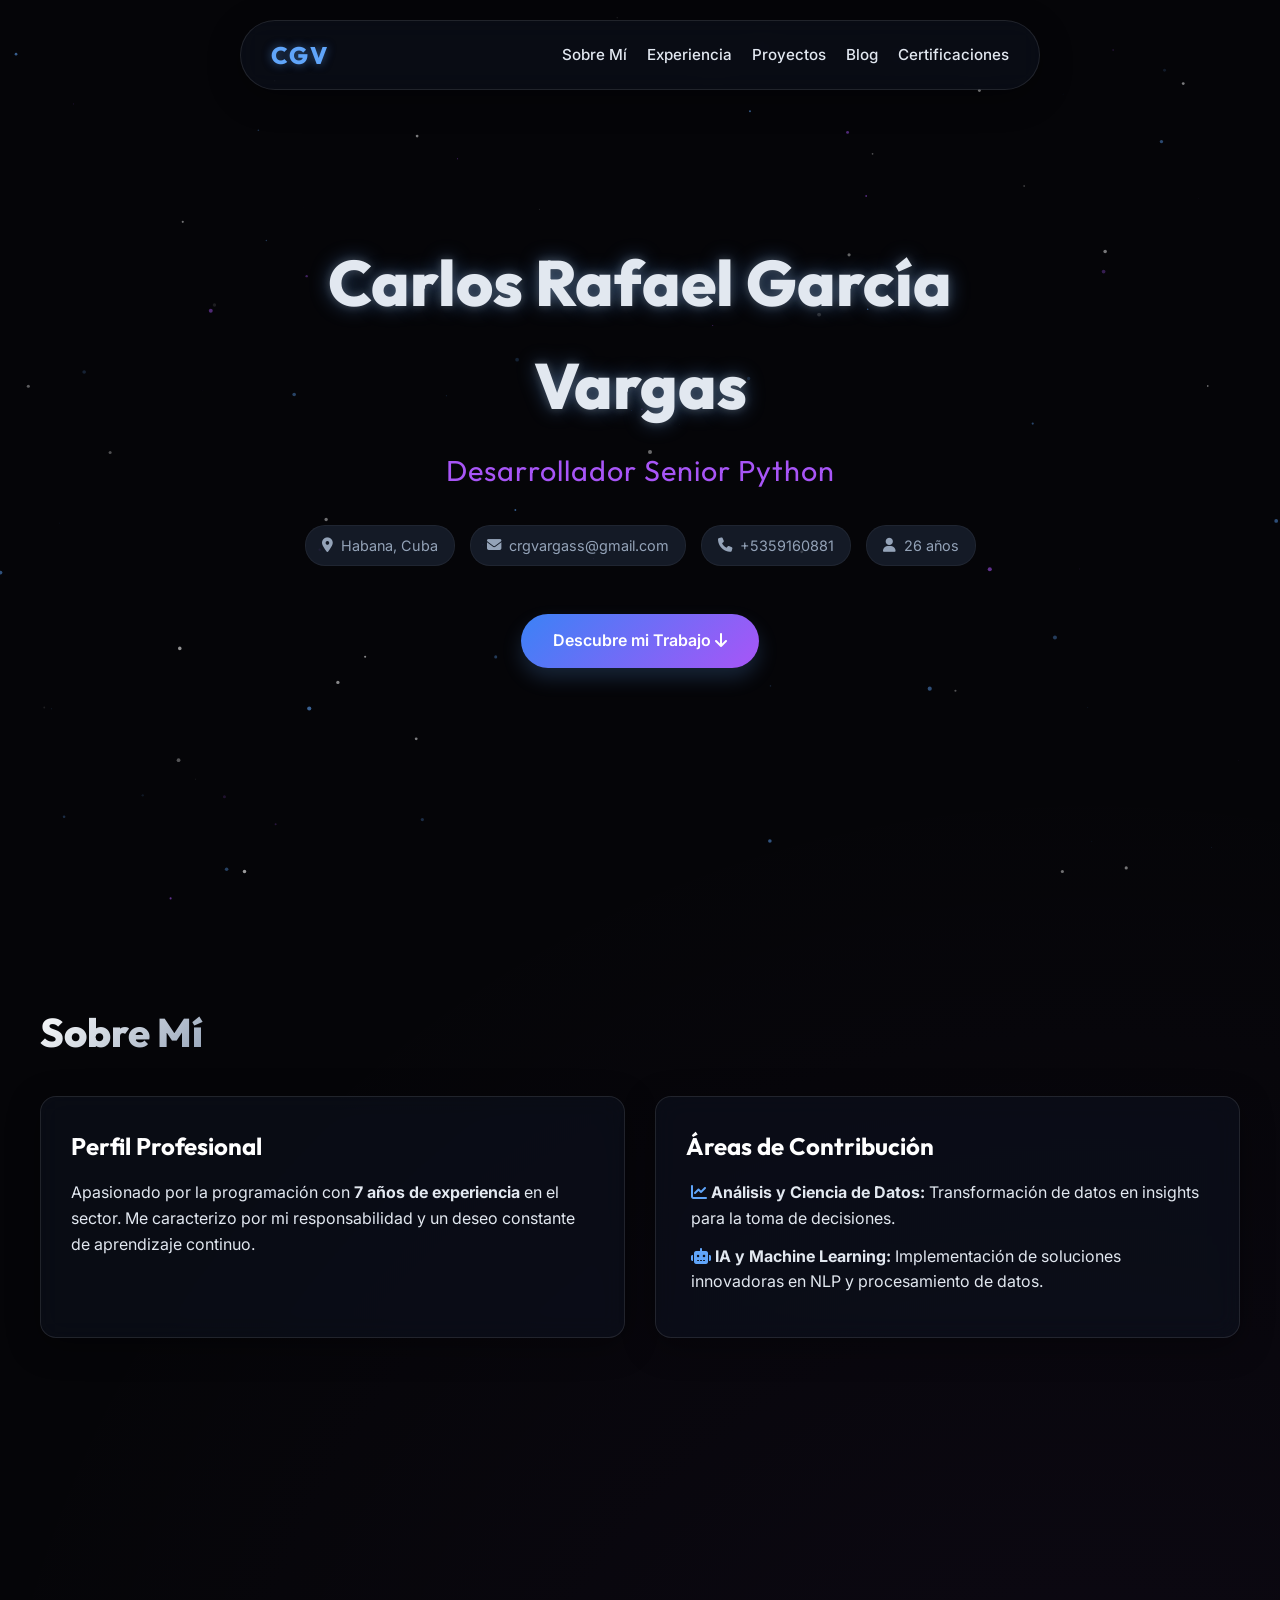
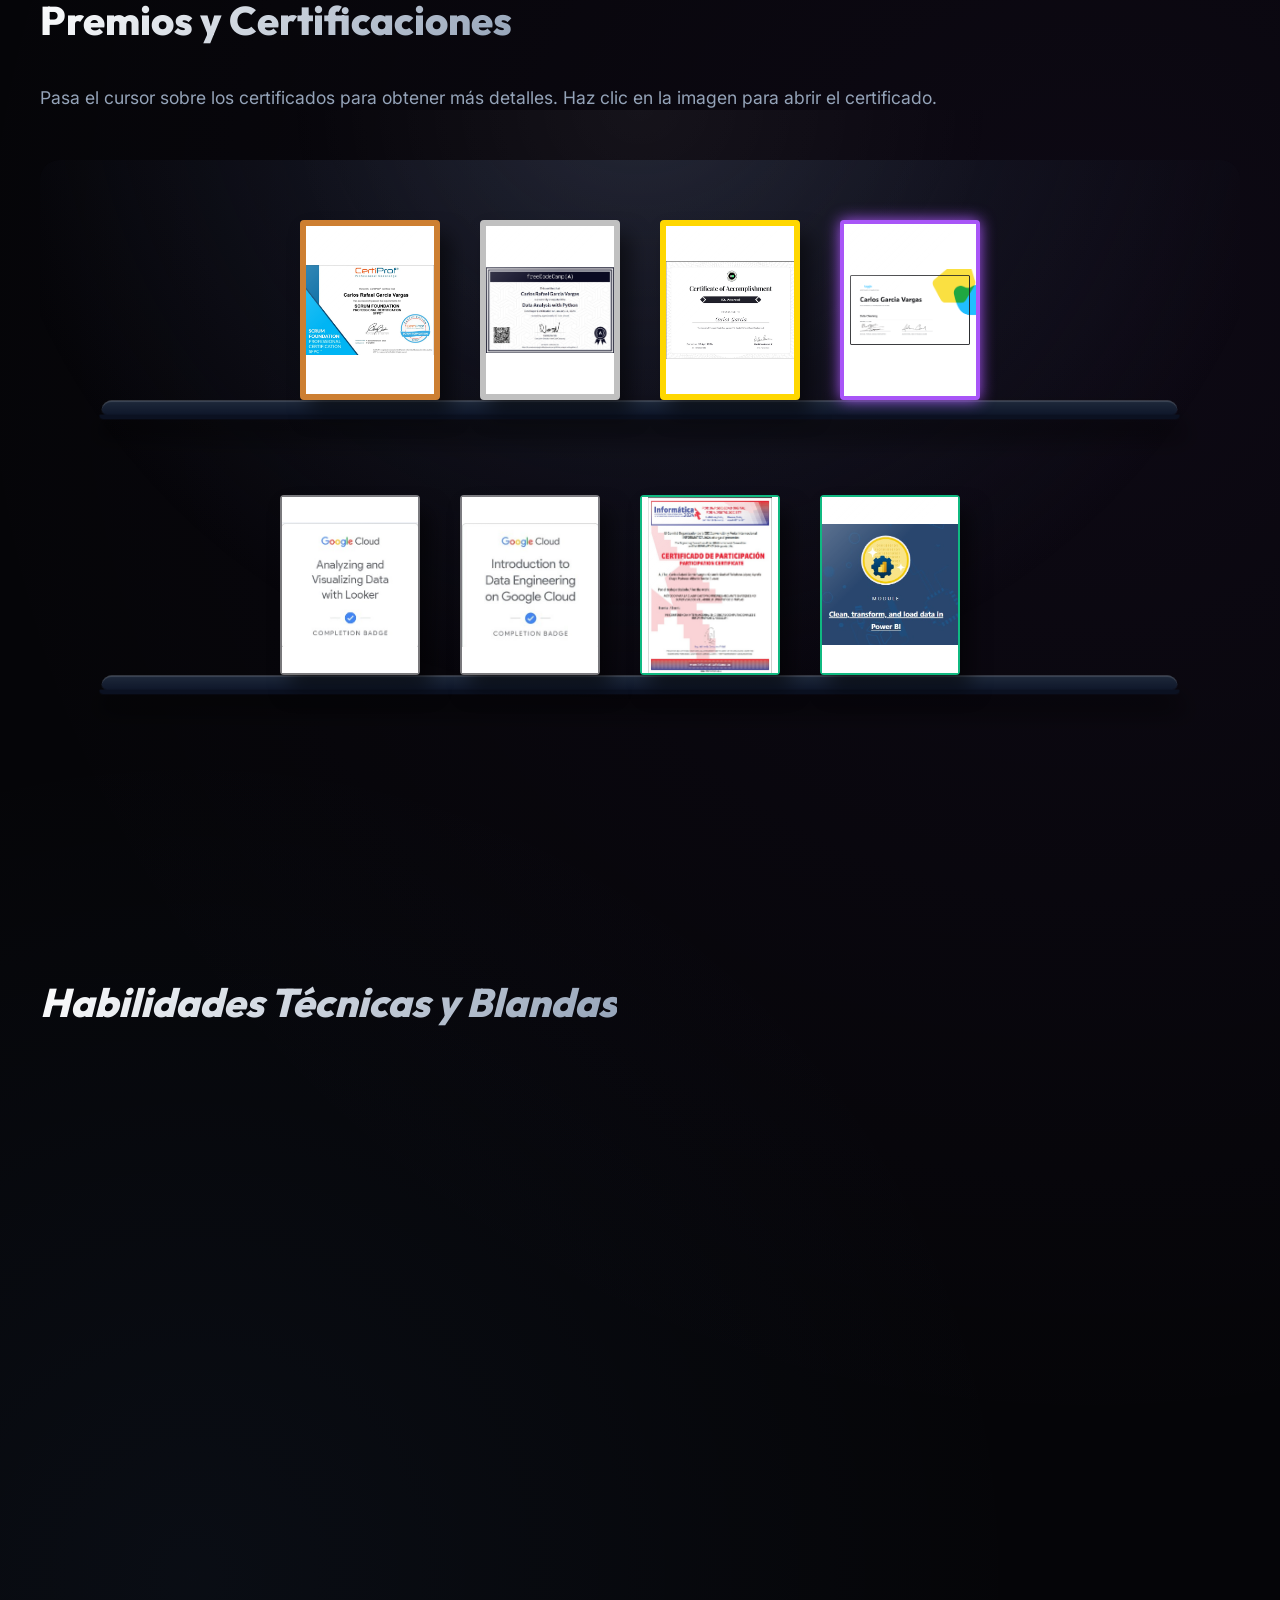
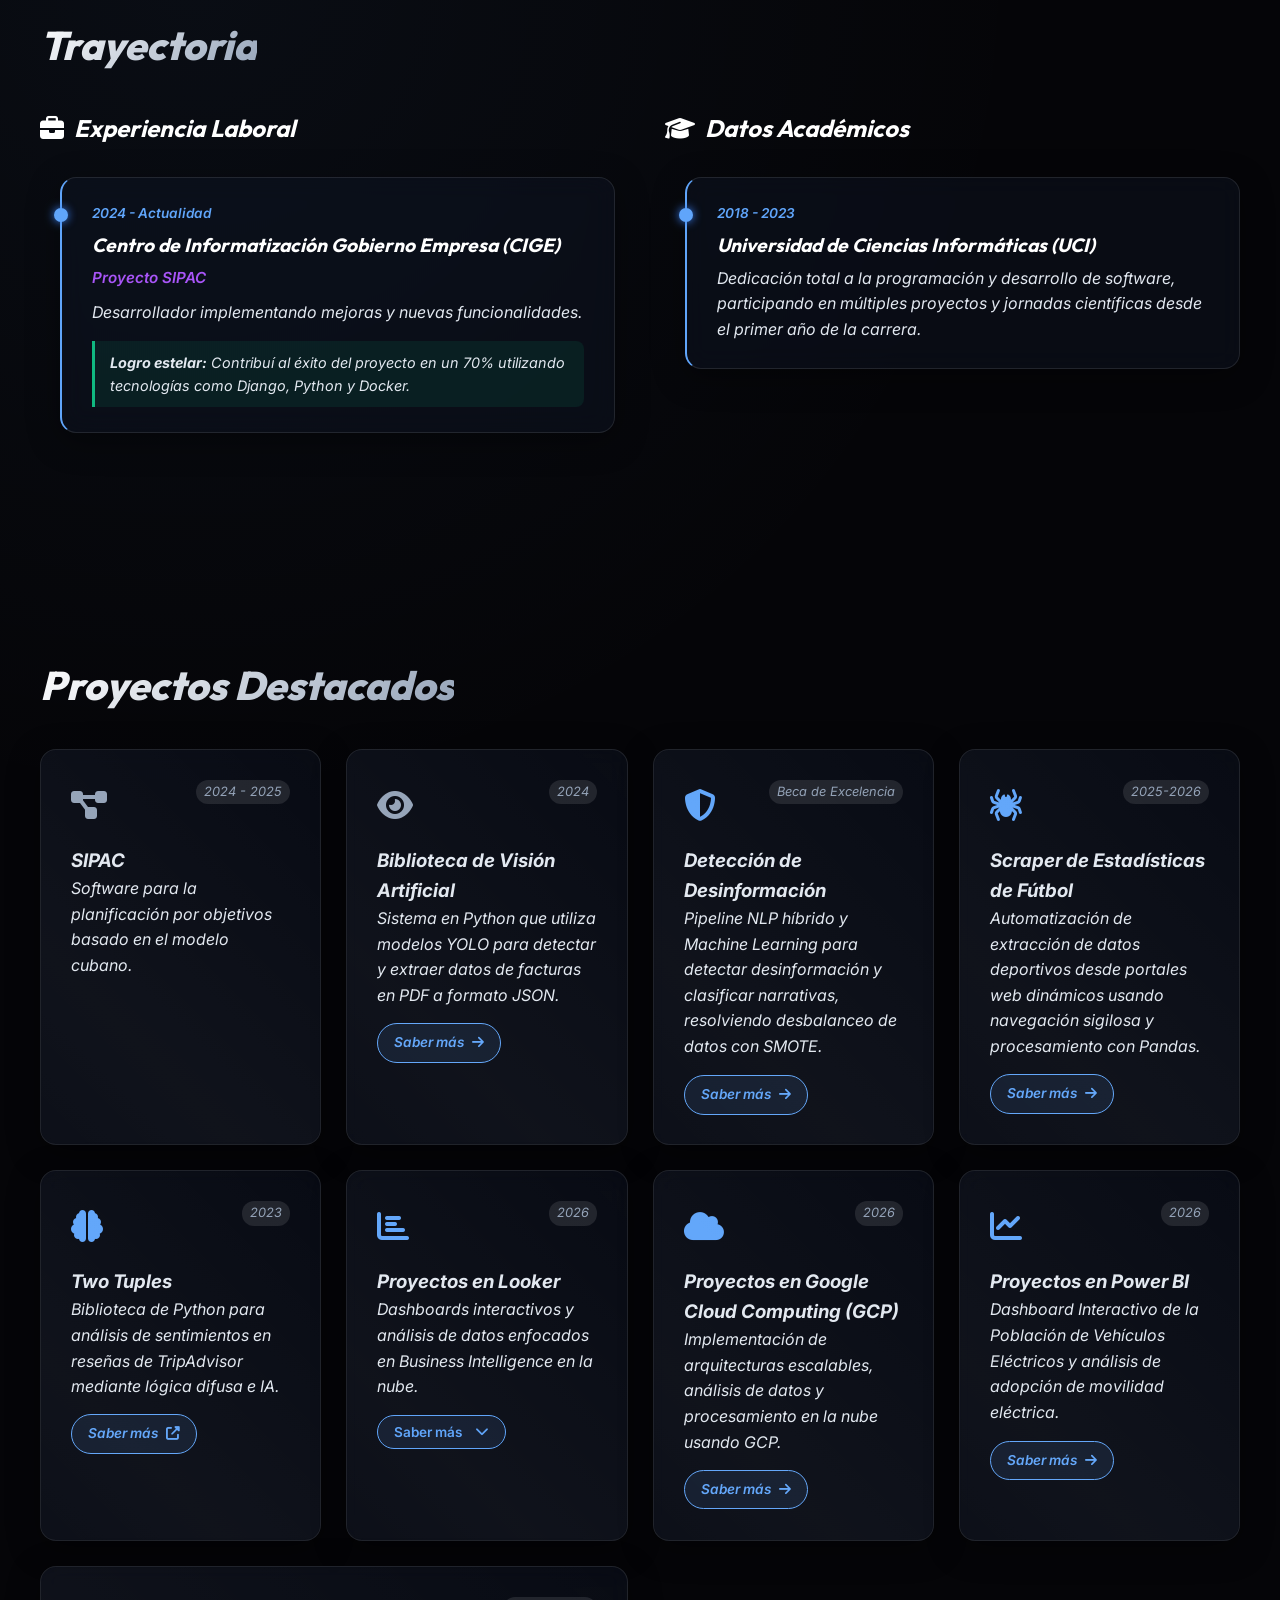
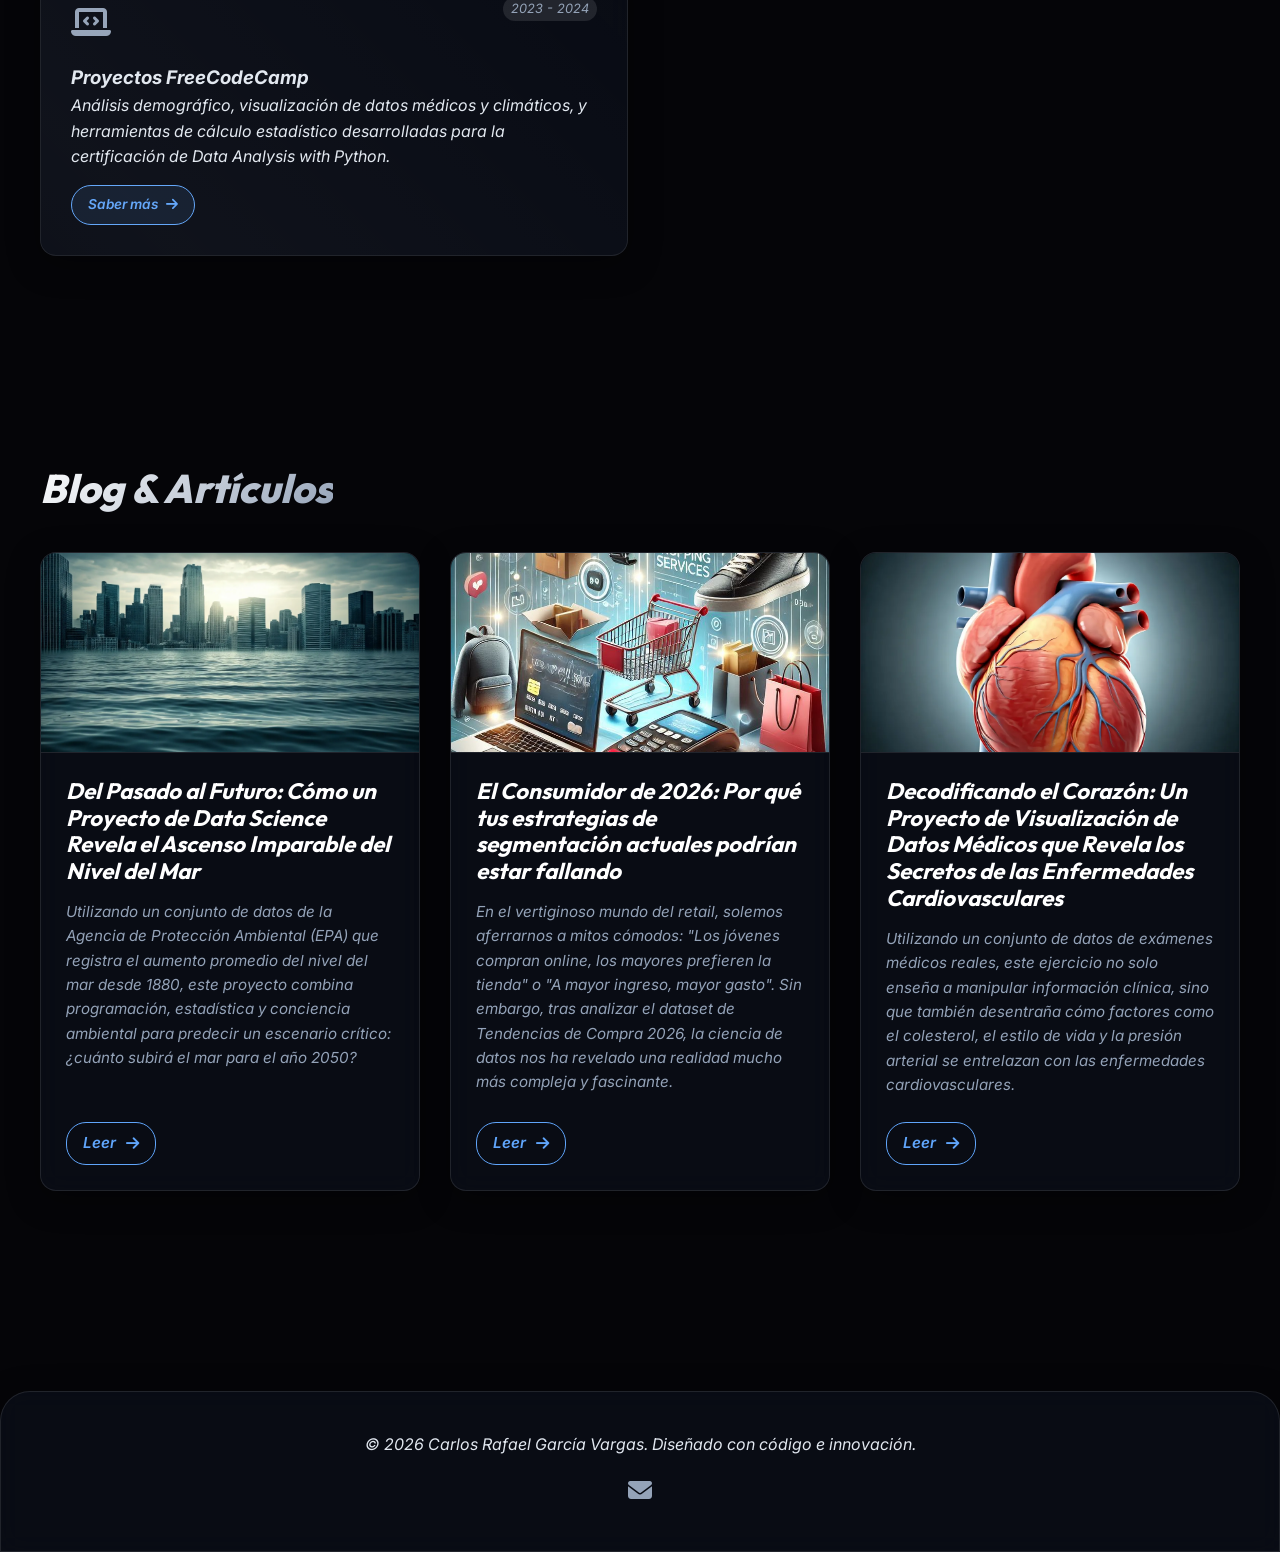
<file: index.html>
<!DOCTYPE html>
<html lang="es">

<head>
    <meta charset="UTF-8">
    <meta name="viewport" content="width=device-width, initial-scale=1.0">
    <title>Carlos García - Desarrollador Senior Python</title>
    <link
        href="https://fonts.googleapis.com/css2?family=Outfit:wght@300;400;600;800&family=Inter:wght@400;500;700&display=swap"
        rel="stylesheet">
    <link rel="stylesheet" href="style.css">
    <link rel="stylesheet" href="https://cdnjs.cloudflare.com/ajax/libs/font-awesome/6.4.0/css/all.min.css">
</head>

<body>
    <!-- Partículas de fondo / Estrellas / Espacio -->
    <div id="particles-bg"></div>

    <nav class="navbar glass">
        <div class="nav-brand">CGV</div>
        <ul class="nav-links">
            <li><a href="#about">Sobre Mí</a></li>
            <li><a href="#experience">Experiencia</a></li>
            <li><a href="#projects">Proyectos</a></li>
            <li><a href="#blog">Blog</a></li>
            <li><a href="#certifications">Certificaciones</a></li>
        </ul>
    </nav>

    <header class="hero" id="home">
        <div class="hero-content fade-in">
            <h1 class="glitch" data-text="Carlos Rafael García Vargas">Carlos Rafael García Vargas</h1>
            <h2 class="subtitle">Desarrollador Senior Python</h2>
            <div class="contact-info">
                <span class="badge"><i class="fas fa-map-marker-alt"></i> Habana, Cuba</span>
                <span class="badge"><i class="fas fa-envelope"></i> crgvargass@gmail.com</span>
                <span class="badge"><i class="fas fa-phone"></i> +5359160881</span>
                <span class="badge"><i class="fas fa-user"></i> 26 años</span>
            </div>
            <a href="#about" class="btn-primary">Descubre mi Trabajo <i class="fas fa-arrow-down"></i></a>
        </div>
    </header>

    <main>
        <!-- SOBRE MI -->
        <section id="about" class="section">
            <div class="container fade-in">
                <h2 class="section-title">Sobre Mí</h2>
                <div class="about-grid">
                    <div class="about-card glass">
                        <h3>Perfil Profesional</h3>
                        <p>Apasionado por la programación con <strong>7 años de experiencia</strong> en el sector. Me
                            caracterizo por mi responsabilidad y un deseo constante de aprendizaje continuo.</p>
                    </div>
                    <div class="about-card glass">
                        <h3>Áreas de Contribución</h3>
                        <ul class="contribution-list">
                            <li><i class="fas fa-chart-line text-accent"></i> <strong>Análisis y Ciencia de
                                    Datos:</strong> Transformación de datos en insights para la toma de decisiones.</li>
                            <li><i class="fas fa-robot text-accent"></i> <strong>IA y Machine Learning:</strong>
                                Implementación de soluciones innovadoras en NLP y procesamiento de datos.</li>
                        </ul>
                    </div>
                </div>

            </div>
        </section>

        <!-- PREMIOS Y CERTIFICACIONES (EL ESTANTE) -->
        <section id="certifications" class="section">
            <div class="container">
                <h2 class="section-title fade-in">Premios y Certificaciones</h2>
                <p class="section-subtitle fade-in">Pasa el cursor sobre los certificados para obtener más detalles. Haz
                    clic en la imagen para abrir el certificado.</p>

                <div class="wall-environment fade-in">
                    <!-- Light effect on the wall -->
                    <div class="wall-light"></div>

                    <!-- Shelf and wall items -->
                    <div class="shelf-container">
                        <div class="wall-grid">

                            <!-- Certificado 1 -->
                            <div class="cert-frame bronze-frame" tabindex="0">
                                <a href="https://www.credly.com/badges/8314c0b2-046e-4b58-b0bf-1d7f9577ef21/public_url"
                                    target="_blank" class="cert-inner-link"
                                    style="display: block; width: 100%; height: 100%;">
                                    <img src="6.jpg" alt="SFPC™"
                                        style="width: 100%; height: 100%; object-fit: contain; background-color: #fff; border-radius: inherit;">
                                </a>
                                <div class="cert-shine"></div>
                                <div class="cert-tooltip glass">
                                    <h4>Scrum Foundation Professional Certification (SFPC™)</h4>
                                    <p class="cert-date"><i class="fas fa-calendar-alt"></i> 11 de noviembre de 2023</p>
                                    <p>Validando conocimientos en metodologías ágiles.</p>
                                </div>
                            </div>

                            <!-- Certificado 2 -->
                            <div class="cert-frame silver-frame" tabindex="0">
                                <a href="https://www.freecodecamp.org/certification/carlosrgv99/data-analysis-with-python-v7"
                                    target="_blank" class="cert-inner-link"
                                    style="display: block; width: 100%; height: 100%;">
                                    <img src="5.jpg" alt="FCC"
                                        style="width: 100%; height: 100%; object-fit: contain; background-color: #fff; border-radius: inherit;">
                                </a>
                                <div class="cert-shine"></div>
                                <div class="cert-tooltip glass">
                                    <h4>Data Analysis with Python</h4>
                                    <p class="cert-date"><i class="fas fa-calendar-alt"></i> 24 de enero de 2024</p>
                                    <p>Otorgado por FreeCodeCamp. Pruebas superadas en análisis de datos con ecosistema
                                        Python.</p>
                                </div>
                            </div>

                            <!-- Certificado 3 -->
                            <div class="cert-frame gold-frame" tabindex="0">
                                <a href="https://www.hackerrank.com/certificates/fe15d62f1e8d" target="_blank"
                                    class="cert-inner-link" style="display: block; width: 100%; height: 100%;">
                                    <img src="2.jpg" alt="SQL Adv"
                                        style="width: 100%; height: 100%; object-fit: contain; background-color: #fff; border-radius: inherit;">
                                </a>
                                <div class="cert-shine"></div>
                                <div class="cert-tooltip glass">
                                    <h4>Advanced SQL (HackerRank)</h4>
                                    <p class="cert-date"><i class="fas fa-calendar-alt"></i> 2024</p>
                                    <p>Especialista en consultas complejas y automatización de procesos.</p>
                                </div>
                            </div>

                            <!-- Certificado 4 -->
                            <div class="cert-frame neon-frame" tabindex="0">
                                <a href="https://www.kaggle.com/learn/certification/carlosgarciavargas/data-cleaning"
                                    target="_blank" class="cert-inner-link"
                                    style="display: block; width: 100%; height: 100%;">
                                    <img src="3.png" alt="Kaggle"
                                        style="width: 100%; height: 100%; object-fit: contain; background-color: #fff; border-radius: inherit;">
                                </a>
                                <div class="cert-shine"></div>
                                <div class="cert-tooltip glass">
                                    <h4>Data Cleaning with Python (Kaggle)</h4>
                                    <p class="cert-date"><i class="fas fa-calendar-alt"></i> 2026</p>
                                    <p>Acreditación en saneamiento y análisis visual de información.</p>
                                </div>
                            </div>

                        </div>
                        <div class="wood-shelf">
                            <div class="shelf-edge"></div>
                            <div class="shelf-shadow"></div>
                        </div>
                    </div>

                    <div class="shelf-container" style="margin-top: 80px;">
                        <div class="wall-grid">

                            <!-- Certificado 5 -->
                            <div class="cert-frame glass-frame" tabindex="0">
                                <a href="https://www.skills.google/public_profiles/56981cb4-8067-48f9-b7c7-7e701fced62c/badges/23692061"
                                    target="_blank" class="cert-inner-link"
                                    style="display: block; width: 100%; height: 100%;">
                                    <img src="1.jpg" alt="Looker"
                                        style="width: 100%; height: 100%; object-fit: contain; background-color: #fff; border-radius: inherit;">
                                </a>
                                <div class="cert-shine"></div>
                                <div class="cert-tooltip glass">
                                    <h4>Analyzing and Visualizing Data with Looker (Google Cloud)</h4>
                                    <p class="cert-date"><i class="fas fa-calendar-alt"></i> 2026</p>
                                    <p>Especialización en dashboards interactivos para Business Intelligence.</p>
                                </div>
                            </div>

                            <div class="cert-frame glass-frame" tabindex="0">
                                <a href="https://www.skills.google/public_profiles/56981cb4-8067-48f9-b7c7-7e701fced62c/badges/23730218"
                                    target="_blank" class="cert-inner-link"
                                    style="display: block; width: 100%; height: 100%;">
                                    <img src="32.jpg" alt="Looker"
                                        style="width: 100%; height: 100%; object-fit: contain; background-color: #fff; border-radius: inherit;">
                                </a>
                                <div class="cert-shine"></div>
                                <div class="cert-tooltip glass">
                                    <h4>Google Cloud | Introduction to Data Engineering</h4>
                                    <p class="cert-date"><i class="fas fa-calendar-alt"></i> 2026</p>
                                    <p>Competencias adquiridas: Pipeline de datos, almacenamiento escalable
                                        (BigQuery/Cloud Storage) y fundamentos de analítica en la nube.</p>
                                </div>
                            </div>

                            <!-- Certificado 6 -->
                            <div class="cert-frame cyber-frame" tabindex="0">
                                <a href="https://www.canva.com/design/DAGdHoaZs_Q/wWjKJNlVRxASJ-v2mp9iyA/view"
                                    target="_blank" class="cert-inner-link"
                                    style="display: block; width: 100%; height: 100%;">
                                    <img src="4.jpg" alt="Informática 2024"
                                        style="width: 100%; height: 100%; object-fit: contain; background-color: #fff; border-radius: inherit;">
                                </a>
                                <div class="cert-shine"></div>
                                <div class="cert-tooltip glass">
                                    <h4>Evento Informática</h4>
                                    <p class="cert-date"><i class="fas fa-calendar-alt"></i> marzo 2024</p>
                                    <p>Exposición oral del paper <em>"Sistema de clasificación de opiniones mediante
                                            modelos lingüísticos 2-tuplas y técnicas no supervisadas"</em> en la sesión
                                        de Procesamiento de Lenguaje Natural (NLP).</p>
                                </div>
                            </div>



                            <div class="cert-frame cyber-frame" tabindex="0">
                                <a href="powerbi-badges.html" class="cert-inner-link"
                                    style="display: block; width: 100%; height: 100%;">
                                    <img src="7649.jpg" alt="Informática 2024"
                                        style="width: 100%; height: 100%; object-fit: contain; background-color: #fff; border-radius: inherit;">
                                </a>
                                <div class="cert-shine"></div>
                                <div class="cert-tooltip glass">
                                    <h4>Bagde Data transformation Power BI</h4>
                                    <p class="cert-date"><i class="fas fa-calendar-alt"></i> marzo 2024</p>
                                    <p>Bagde Data transformation Power BI <em>"Optimización de flujos de datos mediante
                                            procesos de limpieza y modelado avanzado, reduciendo errores en los reportes
                                            y facilitando la toma de decisiones basada en datos.</p>
                                </div>
                            </div>

                        </div>
                        <div class="wood-shelf">
                            <div class="shelf-edge"></div>
                            <div class="shelf-shadow"></div>
                        </div>
                    </div>
                </div>

            </div>
        </section>

        <!-- SKILLS -->
        <section id="skills" class="section">
            <div class="container fade-in">
                <h2 class="section-title">Habilidades Técnicas y Blandas</h2>
                <div class="skills-container">
                    <div class="skill-category glass fade-in">
                        <h4><i class="fas fa-code"></i> Lenguajes y Frameworks</h4>
                        <div class="tags">
                            <span>Python</span><span>Django</span><span>Vue</span><span>SQL
                                Avanzado</span>
                        </div>
                    </div>
                    <div class="skill-category glass fade-in">
                        <h4><i class="fas fa-brain"></i> Datos e IA</h4>
                        <div class="tags">
                            <span>Ciencia de
                                Datos</span><span>ETL</span><span>BigQuery</span><span>Looker</span><span>Power
                                BI</span><span>PySpark</span><span>Pandas</span><span>Matplotlib</span><span>Seaborn</span><span>Machine
                                Learning</span><span>Visión Artificial (YOLO)</span>
                        </div>
                    </div>
                    <div class="skill-category glass fade-in">
                        <h4><i class="fas fa-toolbox"></i> Herramientas</h4>
                        <div class="tags">
                            <span>GCP</span><span>Docker</span><span>LangChain</span><span>Consumo de APIs</span>
                        </div>
                    </div>
                    <div class="skill-category glass fade-in">
                        <h4><i class="fas fa-comments"></i> Habilidades Blandas e Idiomas</h4>
                        <div class="tags">
                            <span>Buena comunicación</span><span>Autodidacta</span><span>Trabajo en
                                equipo</span><span>Responsabilidad</span>
                            <span class="lang-tag">Español (Nativo)</span><span class="lang-tag">Inglés</span>
                        </div>
                    </div>
                </div>
            </div>
        </section>

        <!-- EXPERIENCIA Y EDUCACION -->
        <section id="experience" class="section">
            <div class="container fade-in">
                <h2 class="section-title">Trayectoria</h2>
                <div class="timeline-grid">

                    <!-- Laboral -->
                    <div class="timeline-column">
                        <h3><i class="fas fa-briefcase"></i> Experiencia Laboral</h3>
                        <div class="timeline-item glass">
                            <div class="timeline-dot"></div>
                            <div class="timeline-date">2024 - Actualidad</div>
                            <h4>Centro de Informatización Gobierno Empresa (CIGE)</h4>
                            <p class="project-name">Proyecto SIPAC</p>
                            <p>Desarrollador implementando mejoras y nuevas funcionalidades.</p>
                            <div class="achievement">
                                <strong>Logro estelar:</strong> Contribuí al éxito del proyecto en un 70% utilizando
                                tecnologías como Django, Python y Docker.
                            </div>
                        </div>
                    </div>

                    <!-- Academica -->
                    <div class="timeline-column">
                        <h3><i class="fas fa-graduation-cap"></i> Datos Académicos</h3>
                        <div class="timeline-item glass">
                            <div class="timeline-dot"></div>
                            <div class="timeline-date">2018 - 2023</div>
                            <h4>Universidad de Ciencias Informáticas (UCI)</h4>
                            <p>Dedicación total a la programación y desarrollo de software, participando en múltiples
                                proyectos y jornadas científicas desde el primer año de la carrera.</p>
                        </div>
                    </div>

                </div>
            </div>
        </section>

        <!-- PROYECTOS -->
        <section id="projects" class="section">
            <div class="container fade-in">
                <h2 class="section-title">Proyectos Destacados</h2>
                <div class="projects-grid">

                    <div class="project-card glass">
                        <div class="project-icon"><i class="fas fa-project-diagram"></i></div>
                        <h3>SIPAC</h3>
                        <span class="project-year">2024 - 2025</span>
                        <p>Software para la planificación por objetivos basado en el modelo cubano.</p>
                    </div>

                    <div class="project-card glass">
                        <div class="project-icon"><i class="fas fa-eye"></i></div>
                        <h3>Biblioteca de Visión Artificial</h3>
                        <span class="project-year">2024</span>
                        <p>Sistema en Python que utiliza modelos YOLO para detectar y extraer datos de facturas en PDF a
                            formato JSON.</p>
                        <a href="ocr-details.html" class="btn-project">Saber más
                            <i class="fas fa-arrow-right"></i></a>
                    </div>

                    <div class="project-card glass">
                        <div class="project-icon"><i class="fas fa-shield-alt text-accent"></i></div>
                        <h3>Detección de Desinformación</h3>
                        <span class="project-year">Beca de Excelencia</span>
                        <p>Pipeline NLP híbrido y Machine Learning para detectar desinformación y clasificar narrativas, resolviendo desbalanceo de datos con SMOTE.</p>
                        <a href="nlp-desinformacion.html" class="btn-project">Saber más
                            <i class="fas fa-arrow-right"></i></a>
                    </div>



                    <div class="project-card glass">
                        <div class="project-icon"><i class="fas fa-spider text-accent"></i></div>
                        <h3>Scraper de Estadísticas de Fútbol</h3>
                        <span class="project-year">2025-2026</span>
                        <p>Automatización de extracción de datos deportivos desde portales web dinámicos usando navegación sigilosa y procesamiento con Pandas.</p>
                        <a href="scrapperfutbol.html" class="btn-project">Saber más
                            <i class="fas fa-arrow-right"></i></a>
                    </div>

                    <div class="project-card glass">
                        <div class="project-icon"><i class="fas fa-brain text-accent"></i></div>
                        <h3>Two Tuples</h3>
                        <span class="project-year">2023</span>
                        <p>Biblioteca de Python para análisis de sentimientos en reseñas de TripAdvisor mediante lógica
                            difusa e IA.</p>
                        <a href="https://pypi.org/project/Twotuples" target="_blank" class="btn-project">Saber más <i
                                class="fas fa-external-link-alt"></i></a>
                    </div>

                    <div class="project-card glass">
                        <div class="project-icon"><i class="fas fa-chart-bar text-accent"></i></div>
                        <h3>Proyectos en Looker</h3>
                        <span class="project-year">2026</span>
                        <p>Dashboards interactivos y análisis de datos enfocados en Business Intelligence en la nube.
                        </p>
                        <div class="dropdown">
                            <button class="btn-project dropbtn" style="cursor: pointer; font-family: inherit;">Saber más
                                <i class="fas fa-chevron-down" style="margin-left: 5px;"></i></button>
                            <div class="dropdown-content">
                                <a href="looker-project-1.html"><i class="fas fa-chart-line"></i> Proyecto 1</a>
                                <a href="looker-project-2.html"><i class="fas fa-chart-pie"></i> Proyecto 2</a>
                                <a href="looker-project-3.html"><i class="fas fa-table"></i> Proyecto 3</a>
                                <a href="looker-project-4.html"><i class="fas fa-chart-area"></i> Proyecto 4</a>
                            </div>
                        </div>
                    </div>

                    <div class="project-card glass">
                        <div class="project-icon"><i class="fas fa-cloud text-accent"></i></div>
                        <h3>Proyectos en Google Cloud Computing (GCP)</h3>
                        <span class="project-year">2026</span>
                        <p>Implementación de arquitecturas escalables, análisis de datos y procesamiento en la nube
                            usando GCP.</p>
                        <a href="gcp-project-1.html" class="btn-project">Saber más
                            <i class="fas fa-arrow-right"></i></a>
                    </div>

                    <div class="project-card glass">
                        <div class="project-icon"><i class="fas fa-chart-line text-accent"></i></div>
                        <h3>Proyectos en Power BI</h3>
                        <span class="project-year">2026</span>
                        <p>Dashboard Interactivo de la Población de Vehículos Eléctricos y análisis de adopción de movilidad eléctrica.</p>
                        <a href="powerbi-project-1.html" class="btn-project">Saber más
                            <i class="fas fa-arrow-right"></i></a>
                    </div>

                    <div class="project-card glass col-span-2">
                        <div class="project-icon"><i class="fas fa-laptop-code"></i></div>
                        <h3>Proyectos FreeCodeCamp</h3>
                        <span class="project-year">2023 - 2024</span>
                        <p>Análisis demográfico, visualización de datos médicos y climáticos, y herramientas de cálculo
                            estadístico desarrolladas para la certificación de Data Analysis with Python.</p>
                        <a href="fcc-details.html" class="btn-project">Saber más <i class="fas fa-arrow-right"></i></a>
                    </div>

                </div>
            </div>
        </section>

        <!-- BLOG -->
        <section id="blog" class="section">
            <div class="container fade-in">
                <h2 class="section-title">Blog & Artículos</h2>
                <div class="blog-grid">
                    <article class="blog-card glass">
                        <div class="blog-image">
                            <img src="7.webp" alt="PySpark Optimization">
                        </div>
                        <div class="blog-content">
                            <h3>Del Pasado al Futuro: Cómo un Proyecto de Data Science Revela el Ascenso Imparable del
                                Nivel del Mar</h3>
                            <p>Utilizando un conjunto de datos de la Agencia de Protección Ambiental (EPA) que registra
                                el aumento promedio del nivel del mar desde 1880, este proyecto combina programación,
                                estadística y conciencia ambiental para predecir un escenario crítico: ¿cuánto subirá el
                                mar para el año 2050?</p>
                            <a href="https://medium.com/@dangeveryrgooddog/del-pasado-al-futuro-c%C3%B3mo-un-proyecto-de-data-science-revela-el-ascenso-imparable-del-nivel-del-cf8fa39a4102"
                                class="btn-blog">Leer <i class="fas fa-arrow-right"></i></a>
                        </div>
                    </article>

                    <article class="blog-card glass">
                        <div class="blog-image">
                            <img src="9.jpg" alt="Future of AI">
                        </div>
                        <div class="blog-content">
                            <h3>El Consumidor de 2026: Por qué tus estrategias de segmentación actuales podrían estar
                                fallando</h3>
                            <p>En el vertiginoso mundo del retail, solemos aferrarnos a mitos cómodos: "Los jóvenes
                                compran online, los mayores prefieren la tienda" o "A mayor ingreso, mayor gasto". Sin
                                embargo, tras analizar el dataset de Tendencias de Compra 2026, la ciencia de datos nos
                                ha revelado una realidad mucho más compleja y fascinante.</p>
                            <a href="https://medium.com/@carlosrgarcia/el-consumidor-de-2026-por-qu%C3%A9-tus-estrategias-de-segmentaci%C3%B3n-actuales-podr%C3%ADan-estar-fallando-344791d4250e"
                                class="btn-blog">Leer <i class="fas fa-arrow-right"></i></a>
                        </div>
                    </article>

                    <article class="blog-card glass">
                        <div class="blog-image">
                            <img src="8.webp" alt="Microservices Architecture">
                        </div>
                        <div class="blog-content">
                            <h3>Decodificando el Corazón: Un Proyecto de Visualización de Datos Médicos que Revela los
                                Secretos de las Enfermedades Cardiovasculares</h3>
                            <p>Utilizando un conjunto de datos de exámenes médicos reales, este ejercicio no solo enseña
                                a manipular información clínica, sino que también desentraña cómo factores como el
                                colesterol, el estilo de vida y la presión arterial se entrelazan con las enfermedades
                                cardiovasculares.</p>
                            <a href="https://medium.com/@carlosrgarcia/decodificando-el-coraz%C3%B3n-un-proyecto-de-visualizaci%C3%B3n-de-datos-m%C3%A9dicos-que-revela-los-secretos-de-5470920f572c"
                                class="btn-blog">Leer <i class="fas fa-arrow-right"></i></a>
                        </div>
                    </article>
                </div>
            </div>
        </section>


    </main>

    <!-- OTROS PERFILES
    <section id="profiles" class="section">
        <div class="container fade-in">
            <h2 class="section-title">Perfiles Adicionales y Logros</h2>
            <div class="profiles-grid">
                <div class="profile-card glass">
                    <div class="profile-header">
                        <i class="fab fa-google"></i>
                        <h3>Google Skill</h3>
                    </div>
                    <div class="profile-avatar">
                        <img src="10.jpg" alt="Mi Avatar">
                    </div>
                    <div class="profile-stats">
                        <div class="stat-item">
                            <i class="fas fa-fire text-accent-gold"></i>
                            <span class="stat-value">7 Días</span>
                            <span class="stat-label">Racha</span>
                        </div>
                        <div class="stat-item">
                            <i class="fas fa-star text-accent-purple"></i>
                            <span class="stat-value">2446 XP</span>
                            <span class="stat-label">Experiencia</span>
                        </div>
                        <div class="stat-item">
                            <i class="fas fa-trophy text-accent-green"></i>
                            <span class="stat-value">Bronce</span>
                            <span class="stat-label">Liga</span>
                        </div>
                    </div>
                    <a href=" https://www.skills.google/public_profiles/56981cb4-8067-48f9-b7c7-7e701fced62c"
                        target="_blank" class="btn-profile">Ver Perfil <i class="fas fa-external-link-alt"></i></a>
                </div>
            </div>
        </div>
    </section>
    -->

    <footer class="footer glass">
        <p>&copy; 2026 Carlos Rafael García Vargas. Diseñado con código e innovación.</p>
        <div class="social-links">
            <a href="mailto:crgvargass@gmail.com"><i class="fas fa-envelope"></i></a>
            <!-- Agrega tus enlaces reales de github o linkedin si los tienes -->
        </div>
    </footer>

    <script src="app.js"></script>
</body>

</html>
</file>
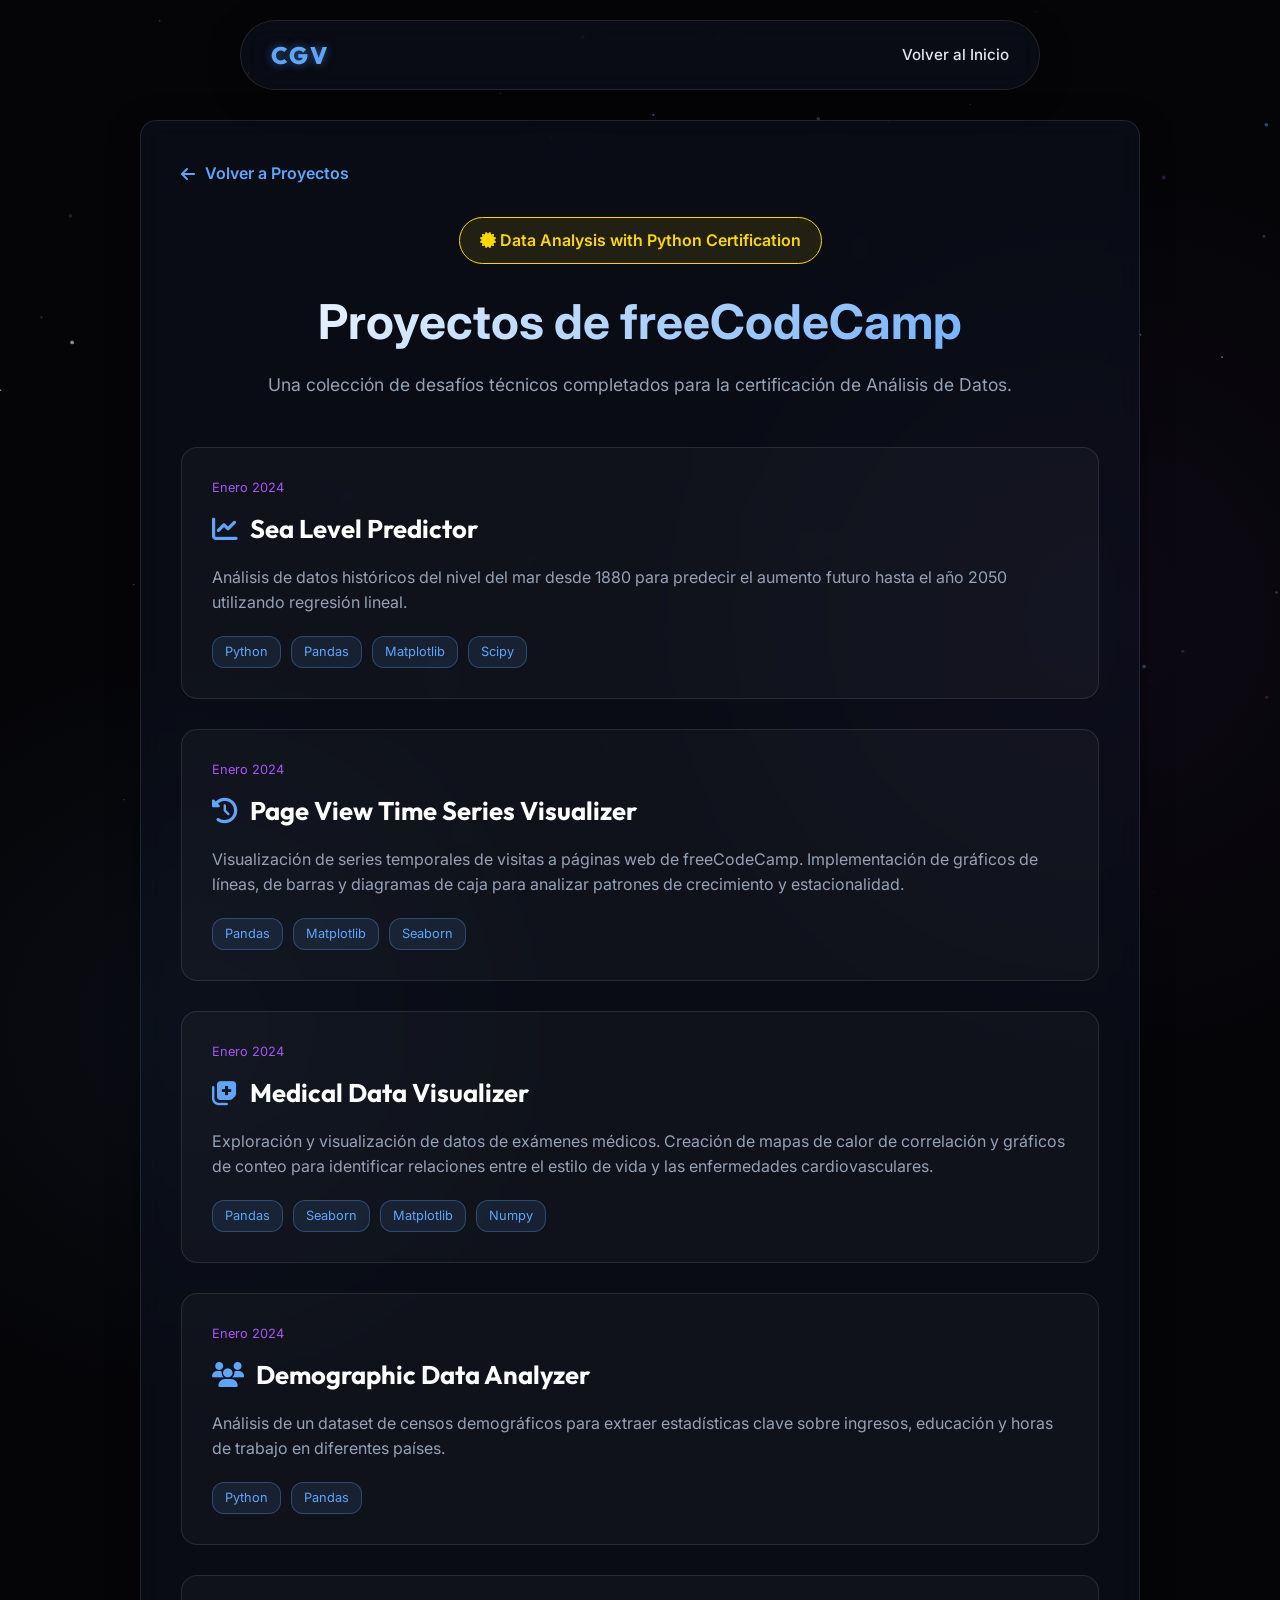
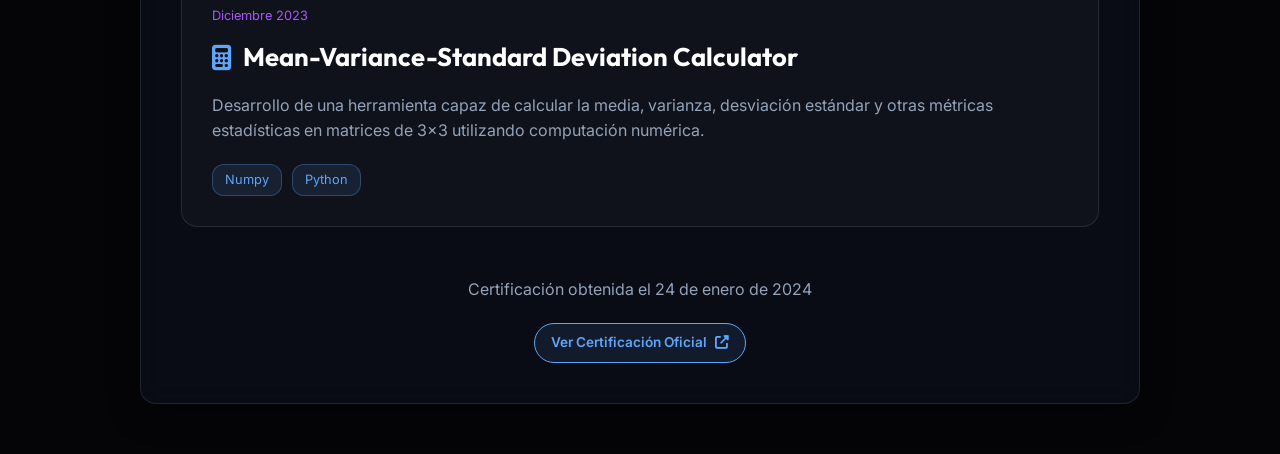
<file: fcc-details.html>
<!DOCTYPE html>
<html lang="es">

<head>
    <meta charset="UTF-8">
    <meta name="viewport" content="width=device-width, initial-scale=1.0">
    <title>Proyectos FreeCodeCamp - Detalles</title>
    <link
        href="https://fonts.googleapis.com/css2?family=Outfit:wght@300;400;600;800&family=Inter:wght@400;500;700&display=swap"
        rel="stylesheet">
    <link rel="stylesheet" href="style.css">
    <link rel="stylesheet" href="https://cdnjs.cloudflare.com/ajax/libs/font-awesome/6.4.0/css/all.min.css">
    <style>
        .details-container {
            max-width: 1000px;
            margin: 120px auto 50px;
            padding: 40px;
        }

        .back-link {
            display: inline-flex;
            align-items: center;
            gap: 10px;
            color: var(--accent);
            text-decoration: none;
            font-weight: 600;
            margin-bottom: 30px;
            transition: transform 0.3s ease;
        }

        .back-link:hover {
            transform: translateX(-5px);
        }

        .project-header {
            margin-bottom: 40px;
            text-align: center;
        }

        .project-title {
            font-size: 3rem;
            margin-bottom: 10px;
            background: linear-gradient(135deg, #fff, var(--accent));
            -webkit-background-clip: text;
            -webkit-text-fill-color: transparent;
        }

        .certification-badge {
            display: inline-block;
            padding: 10px 20px;
            background: rgba(255, 215, 0, 0.1);
            border: 1px solid #ffd700;
            color: #ffd700;
            border-radius: 30px;
            font-weight: 600;
            margin-bottom: 20px;
        }

        .fcc-grid {
            display: grid;
            gap: 30px;
        }

        .fcc-item {
            padding: 30px;
            background: rgba(255, 255, 255, 0.03);
            border: 1px solid var(--glass-border);
            border-radius: 16px;
            transition: transform 0.3s ease, border-color 0.3s ease;
        }

        .fcc-item:hover {
            transform: translateY(-5px);
            border-color: var(--accent);
        }

        .fcc-item h3 {
            font-family: var(--font-heading);
            font-size: 1.6rem;
            color: #fff;
            margin-bottom: 15px;
            display: flex;
            align-items: center;
            gap: 12px;
        }

        .fcc-item h3 i {
            color: var(--accent);
        }

        .fcc-item p {
            color: var(--text-muted);
            margin-bottom: 20px;
            line-height: 1.6;
        }

        .tech-stack {
            display: flex;
            flex-wrap: wrap;
            gap: 10px;
        }

        .tech-pill {
            padding: 5px 12px;
            background: rgba(96, 165, 250, 0.1);
            border: 1px solid rgba(96, 165, 250, 0.3);
            border-radius: 12px;
            font-size: 0.8rem;
            color: var(--accent);
        }

        .date-pill {
            font-size: 0.8rem;
            color: var(--accent-purple);
            margin-bottom: 10px;
            display: block;
        }

        @media (max-width: 768px) {
            .project-title {
                font-size: 2.2rem;
            }
            .details-container {
                padding: 20px;
                margin-top: 80px;
            }
        }
    </style>
</head>

<body>
    <div id="particles-bg"></div>

    <nav class="navbar glass">
        <div class="nav-brand">CGV</div>
        <ul class="nav-links">
            <li><a href="index.html">Volver al Inicio</a></li>
        </ul>
    </nav>

    <main class="container">
        <div class="details-container glass fade-in visible">
            <a href="index.html#projects" class="back-link"><i class="fas fa-arrow-left"></i> Volver a Proyectos</a>

            <header class="project-header">
                <div class="certification-badge">
                    <i class="fas fa-certificate"></i> Data Analysis with Python Certification
                </div>
                <h1 class="project-title">Proyectos de freeCodeCamp</h1>
                <p class="section-subtitle">Una colección de desafíos técnicos completados para la certificación de Análisis de Datos.</p>
            </header>

            <div class="fcc-grid">
                
                <!-- Proyecto 1 -->
                <article class="fcc-item">
                    <span class="date-pill">Enero 2024</span>
                    <h3><i class="fas fa-chart-line"></i> Sea Level Predictor</h3>
                    <p>Análisis de datos históricos del nivel del mar desde 1880 para predecir el aumento futuro hasta el año 2050 utilizando regresión lineal.</p>
                    <div class="tech-stack">
                        <span class="tech-pill">Python</span>
                        <span class="tech-pill">Pandas</span>
                        <span class="tech-pill">Matplotlib</span>
                        <span class="tech-pill">Scipy</span>
                    </div>
                </article>

                <!-- Proyecto 2 -->
                <article class="fcc-item">
                    <span class="date-pill">Enero 2024</span>
                    <h3><i class="fas fa-history"></i> Page View Time Series Visualizer</h3>
                    <p>Visualización de series temporales de visitas a páginas web de freeCodeCamp. Implementación de gráficos de líneas, de barras y diagramas de caja para analizar patrones de crecimiento y estacionalidad.</p>
                    <div class="tech-stack">
                        <span class="tech-pill">Pandas</span>
                        <span class="tech-pill">Matplotlib</span>
                        <span class="tech-pill">Seaborn</span>
                    </div>
                </article>

                <!-- Proyecto 3 -->
                <article class="fcc-item">
                    <span class="date-pill">Enero 2024</span>
                    <h3><i class="fas fa-notes-medical"></i> Medical Data Visualizer</h3>
                    <p>Exploración y visualización de datos de exámenes médicos. Creación de mapas de calor de correlación y gráficos de conteo para identificar relaciones entre el estilo de vida y las enfermedades cardiovasculares.</p>
                    <div class="tech-stack">
                        <span class="tech-pill">Pandas</span>
                        <span class="tech-pill">Seaborn</span>
                        <span class="tech-pill">Matplotlib</span>
                        <span class="tech-pill">Numpy</span>
                    </div>
                </article>

                <!-- Proyecto 4 -->
                <article class="fcc-item">
                    <span class="date-pill">Enero 2024</span>
                    <h3><i class="fas fa-users"></i> Demographic Data Analyzer</h3>
                    <p>Análisis de un dataset de censos demográficos para extraer estadísticas clave sobre ingresos, educación y horas de trabajo en diferentes países.</p>
                    <div class="tech-stack">
                        <span class="tech-pill">Python</span>
                        <span class="tech-pill">Pandas</span>
                    </div>
                </article>

                <!-- Proyecto 5 -->
                <article class="fcc-item">
                    <span class="date-pill">Diciembre 2023</span>
                    <h3><i class="fas fa-calculator"></i> Mean-Variance-Standard Deviation Calculator</h3>
                    <p>Desarrollo de una herramienta capaz de calcular la media, varianza, desviación estándar y otras métricas estadísticas en matrices de 3x3 utilizando computación numérica.</p>
                    <div class="tech-stack">
                        <span class="tech-pill">Numpy</span>
                        <span class="tech-pill">Python</span>
                    </div>
                </article>

            </div>

            <footer style="text-align: center; margin-top: 50px; color: var(--text-muted);">
                <p>Certificación obtenida el 24 de enero de 2024</p>
                <a href="https://www.freecodecamp.org/certification/carlosrgv99/data-analysis-with-python-v7" target="_blank" class="btn-project" style="margin-top: 20px;">
                    Ver Certificación Oficial <i class="fas fa-external-link-alt"></i>
                </a>
            </footer>
        </div>
    </main>

    <script src="app.js"></script>
</body>

</html>
</file>
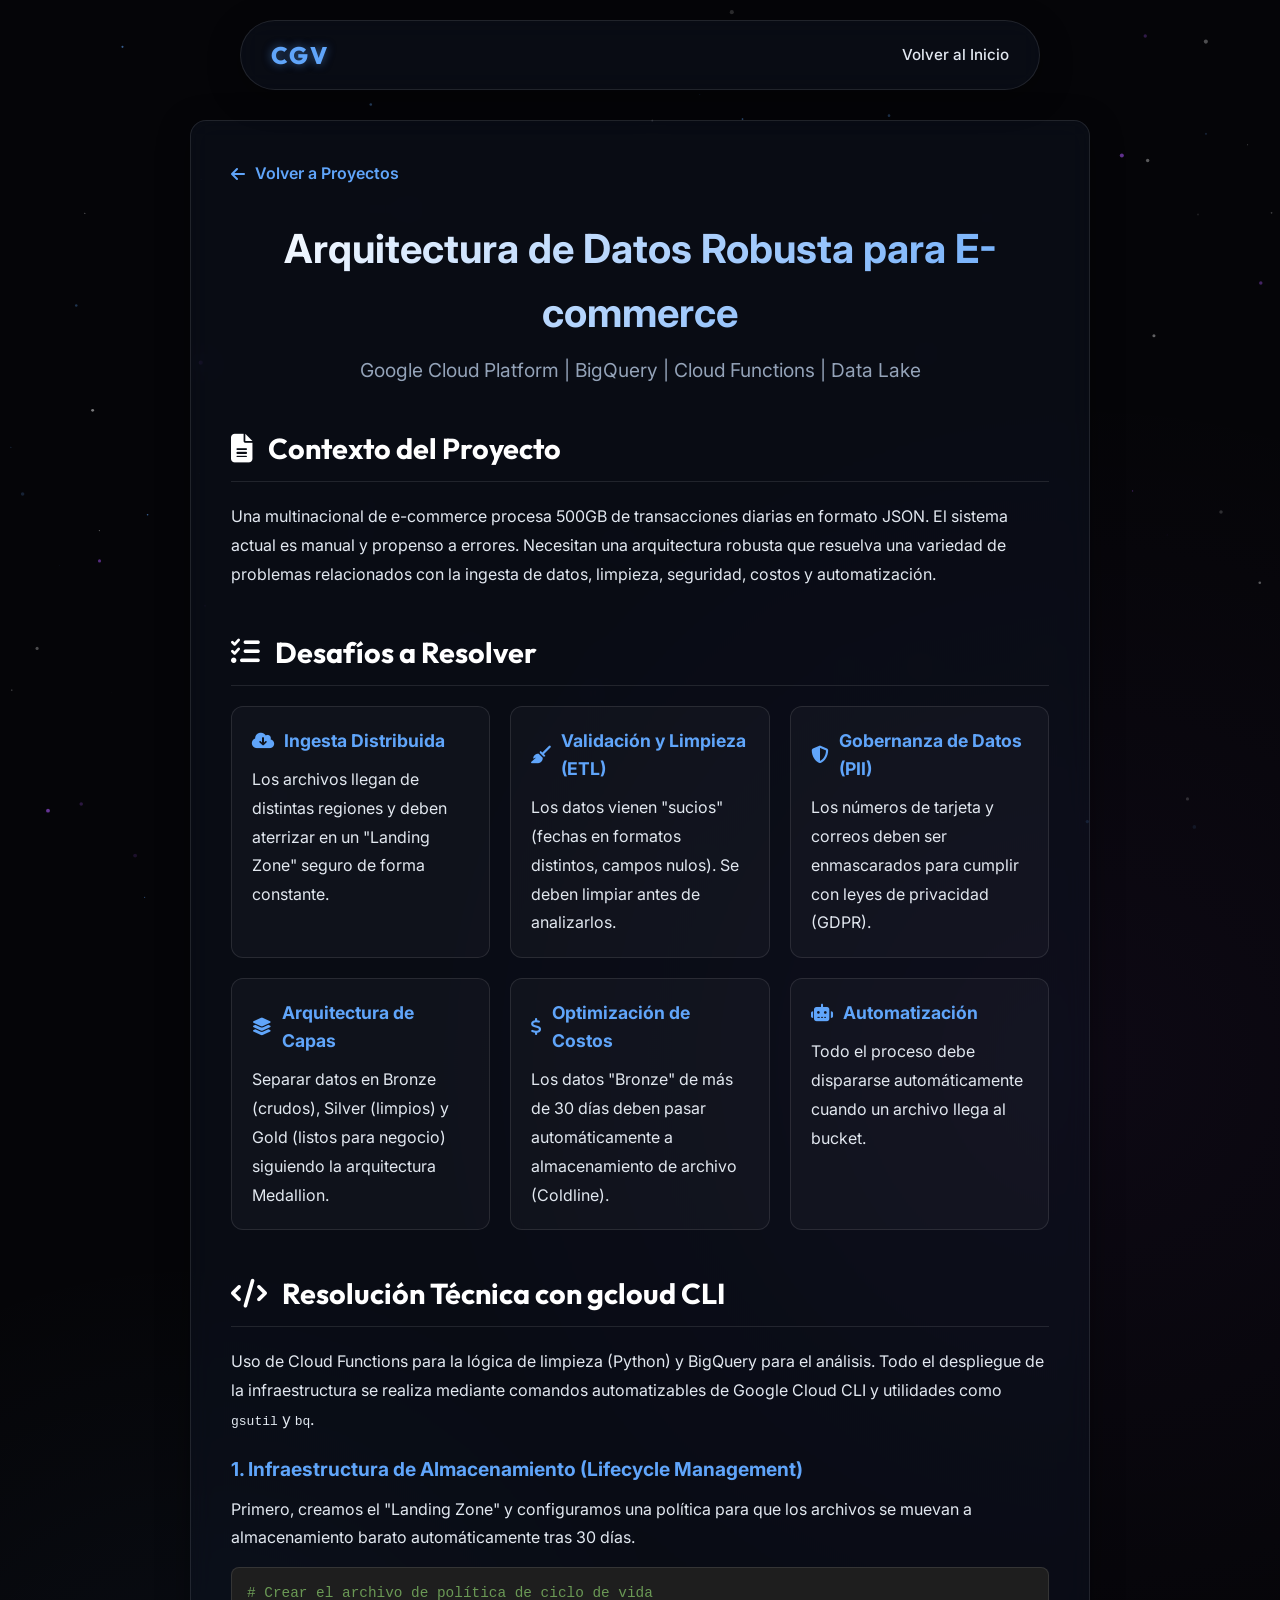
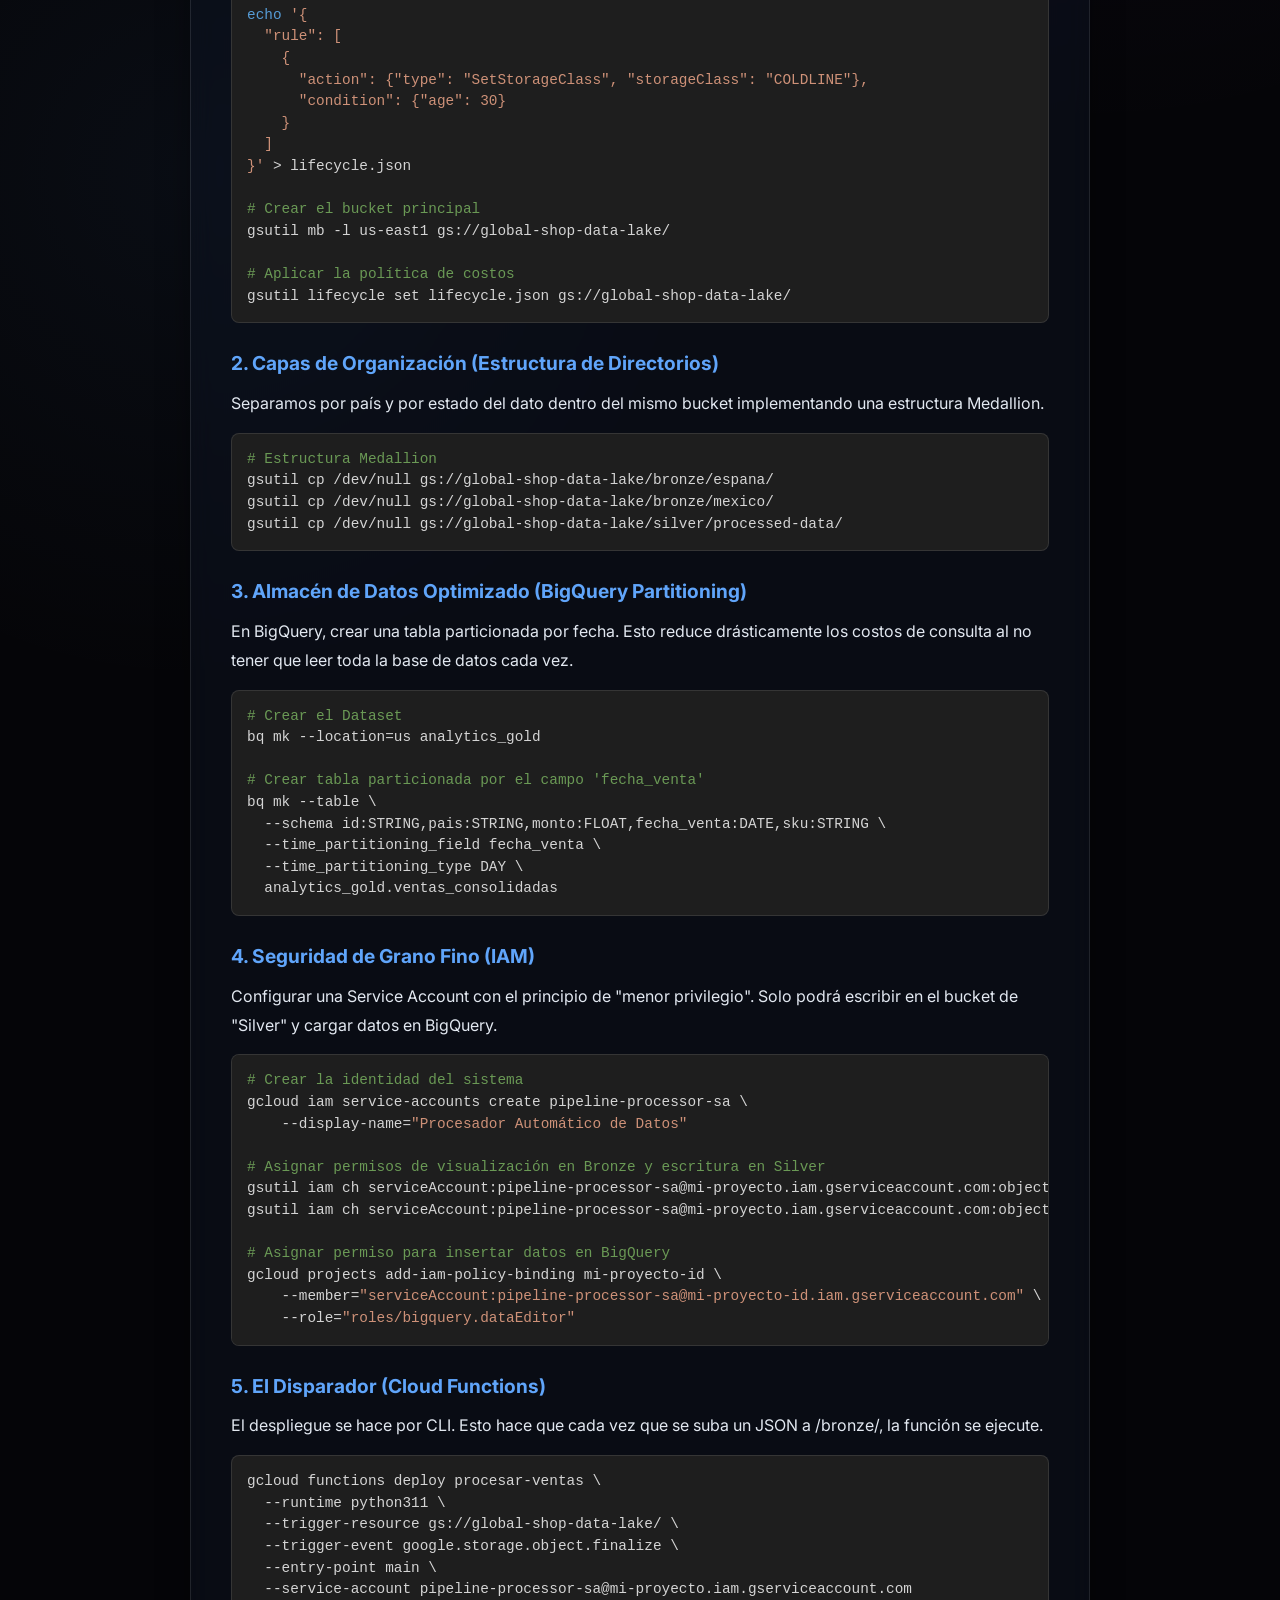
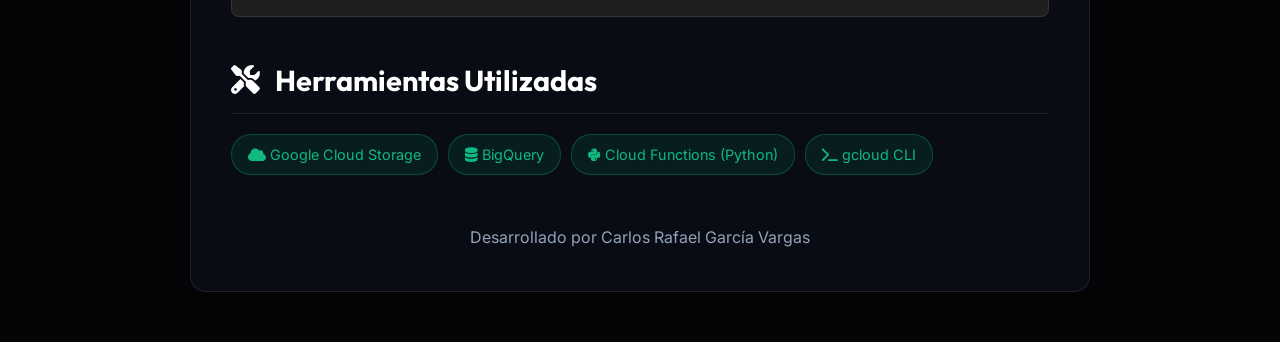
<file: gcp-project-1.html>
<!DOCTYPE html>
<html lang="es">

<head>
    <meta charset="UTF-8">
    <meta name="viewport" content="width=device-width, initial-scale=1.0">
    <title>GCP Project - Arquitectura de Datos Robusta en GCP</title>
    <link
        href="https://fonts.googleapis.com/css2?family=Outfit:wght@300;400;600;800&family=Inter:wght@400;500;700&display=swap"
        rel="stylesheet">
    <link rel="stylesheet" href="style.css">
    <link rel="stylesheet" href="https://cdnjs.cloudflare.com/ajax/libs/font-awesome/6.4.0/css/all.min.css">
    <style>
        .details-container {
            max-width: 900px;
            margin: 120px auto 50px;
            padding: 40px;
        }

        .back-link {
            display: inline-flex;
            align-items: center;
            gap: 10px;
            color: var(--accent);
            text-decoration: none;
            font-weight: 600;
            margin-bottom: 30px;
            transition: transform 0.3s ease;
        }

        .back-link:hover {
            transform: translateX(-5px);
        }

        .project-header {
            margin-bottom: 40px;
            text-align: center;
        }

        .project-title {
            font-size: 2.5rem;
            margin-bottom: 10px;
            background: linear-gradient(135deg, #fff, var(--accent));
            -webkit-background-clip: text;
            -webkit-text-fill-color: transparent;
        }

        .project-tagline {
            color: var(--text-muted);
            font-size: 1.2rem;
            margin-bottom: 30px;
        }

        .content-section {
            margin-bottom: 40px;
        }

        .content-section h3 {
            font-family: var(--font-heading);
            font-size: 1.8rem;
            color: #fff;
            margin-bottom: 20px;
            display: flex;
            align-items: center;
            gap: 15px;
            border-bottom: 1px solid var(--glass-border);
            padding-bottom: 10px;
        }

        .content-section p {
            line-height: 1.8;
            color: var(--text-main);
        }

        .feature-grid {
            display: grid;
            grid-template-columns: repeat(auto-fit, minmax(250px, 1fr));
            gap: 20px;
            margin-top: 20px;
        }

        .feature-item {
            padding: 20px;
            background: rgba(255, 255, 255, 0.03);
            border: 1px solid var(--glass-border);
            border-radius: 12px;
            transition: transform 0.3s ease;
        }

        .feature-item:hover {
            transform: translateY(-5px);
            border-color: rgba(96, 165, 250, 0.3);
        }

        .feature-item h4 {
            color: var(--accent);
            margin-bottom: 10px;
            font-size: 1.1rem;
            display: flex;
            align-items: center;
            gap: 10px;
        }

        .tech-tags {
            display: flex;
            flex-wrap: wrap;
            gap: 10px;
            margin-top: 20px;
        }

        .tech-tag {
            padding: 8px 16px;
            background: rgba(16, 185, 129, 0.1);
            border: 1px solid rgba(16, 185, 129, 0.3);
            border-radius: 20px;
            font-size: 0.9rem;
            color: var(--accent-green);
        }

        .case-study-list {
            list-style: none;
            margin-top: 20px;
            padding: 0;
        }

        .case-study-list li {
            margin-bottom: 25px;
        }

        .case-study-list h4 {
            color: var(--accent);
            margin-bottom: 10px;
            font-size: 1.2rem;
            display: flex;
            align-items: center;
            gap: 10px;
        }

        /* Estilos para bloques de código */
        .code-block {
            background: #1e1e1e;
            border: 1px solid var(--glass-border);
            border-radius: 8px;
            padding: 15px;
            margin-top: 15px;
            margin-bottom: 20px;
            overflow-x: auto;
        }

        .code-block pre {
            margin: 0;
            font-family: 'Consolas', 'Courier New', monospace;
            font-size: 0.9rem;
            color: #d4d4d4;
            line-height: 1.5;
        }

        .keyword {
            color: #569cd6;
        }

        .string {
            color: #ce9178;
        }

        .comment {
            color: #6a9955;
        }

        .variable {
            color: #9cdcfe;
        }

        @media (max-width: 768px) {
            .project-title {
                font-size: 2rem;
            }

            .details-container {
                padding: 20px;
                margin-top: 80px;
            }
        }
    </style>
</head>

<body>
    <div id="particles-bg"></div>

    <nav class="navbar glass">
        <div class="nav-brand">CGV</div>
        <ul class="nav-links">
            <li><a href="index.html">Volver al Inicio</a></li>
        </ul>
    </nav>

    <main class="container">
        <div class="details-container glass fade-in visible">
            <a href="index.html#projects" class="back-link"><i class="fas fa-arrow-left"></i> Volver a Proyectos</a>

            <header class="project-header">
                <h1 class="project-title">Arquitectura de Datos Robusta para E-commerce</h1>
                <p class="project-tagline">Google Cloud Platform | BigQuery | Cloud Functions | Data Lake</p>
            </header>

            <section class="content-section">
                <h3><i class="fas fa-file-alt"></i> Contexto del Proyecto</h3>
                <p>Una multinacional de e-commerce procesa 500GB de transacciones diarias en formato JSON. El sistema
                    actual es manual y propenso a errores. Necesitan una arquitectura robusta que resuelva una variedad
                    de problemas relacionados con la ingesta de datos, limpieza, seguridad, costos y automatización.</p>
            </section>

            <section class="content-section">
                <h3><i class="fas fa-tasks"></i> Desafíos a Resolver</h3>
                <div class="feature-grid">
                    <div class="feature-item">
                        <h4><i class="fas fa-cloud-download-alt"></i> Ingesta Distribuida</h4>
                        <p>Los archivos llegan de distintas regiones y deben aterrizar en un "Landing Zone" seguro de
                            forma constante.</p>
                    </div>
                    <div class="feature-item">
                        <h4><i class="fas fa-broom"></i> Validación y Limpieza (ETL)</h4>
                        <p>Los datos vienen "sucios" (fechas en formatos distintos, campos nulos). Se deben limpiar
                            antes de analizarlos.</p>
                    </div>
                    <div class="feature-item">
                        <h4><i class="fas fa-shield-alt"></i> Gobernanza de Datos (PII)</h4>
                        <p>Los números de tarjeta y correos deben ser enmascarados para cumplir con leyes de privacidad
                            (GDPR).</p>
                    </div>
                    <div class="feature-item">
                        <h4><i class="fas fa-layer-group"></i> Arquitectura de Capas</h4>
                        <p>Separar datos en Bronze (crudos), Silver (limpios) y Gold (listos para negocio) siguiendo la
                            arquitectura Medallion.</p>
                    </div>
                    <div class="feature-item">
                        <h4><i class="fas fa-dollar-sign"></i> Optimización de Costos</h4>
                        <p>Los datos "Bronze" de más de 30 días deben pasar automáticamente a almacenamiento de archivo
                            (Coldline).</p>
                    </div>
                    <div class="feature-item">
                        <h4><i class="fas fa-robot"></i> Automatización</h4>
                        <p>Todo el proceso debe dispararse automáticamente cuando un archivo llega al bucket.</p>
                    </div>
                </div>
            </section>

            <section class="content-section">
                <h3><i class="fas fa-code"></i> Resolución Técnica con gcloud CLI</h3>
                <p>Uso de Cloud Functions para la lógica de limpieza (Python) y BigQuery para el análisis. Todo el
                    despliegue de la infraestructura se realiza mediante comandos automatizables de Google Cloud CLI y
                    utilidades como <code>gsutil</code> y <code>bq</code>.</p>

                <ul class="case-study-list">
                    <li>
                        <h4>1. Infraestructura de Almacenamiento (Lifecycle Management)</h4>
                        <p>Primero, creamos el "Landing Zone" y configuramos una política para que los archivos se
                            muevan a almacenamiento barato automáticamente tras 30 días.</p>
                        <div class="code-block">
                            <pre><span class="comment"># Crear el archivo de política de ciclo de vida</span>
<span class="keyword">echo</span> <span class="string">'{
  "rule": [
    {
      "action": {"type": "SetStorageClass", "storageClass": "COLDLINE"},
      "condition": {"age": 30}
    }
  ]
}'</span> > lifecycle.json

<span class="comment"># Crear el bucket principal</span>
gsutil mb -l us-east1 gs://global-shop-data-lake/

<span class="comment"># Aplicar la política de costos</span>
gsutil lifecycle set lifecycle.json gs://global-shop-data-lake/</pre>
                        </div>
                    </li>

                    <li>
                        <h4>2. Capas de Organización (Estructura de Directorios)</h4>
                        <p>Separamos por país y por estado del dato dentro del mismo bucket implementando una estructura
                            Medallion.</p>
                        <div class="code-block">
                            <pre><span class="comment"># Estructura Medallion</span>
gsutil cp /dev/null gs://global-shop-data-lake/bronze/espana/
gsutil cp /dev/null gs://global-shop-data-lake/bronze/mexico/
gsutil cp /dev/null gs://global-shop-data-lake/silver/processed-data/</pre>
                        </div>
                    </li>

                    <li>
                        <h4>3. Almacén de Datos Optimizado (BigQuery Partitioning)</h4>
                        <p>En BigQuery, crear una tabla particionada por fecha. Esto reduce drásticamente los costos de
                            consulta al no tener que leer toda la base de datos cada vez.</p>
                        <div class="code-block">
                            <pre><span class="comment"># Crear el Dataset</span>
bq mk --location=us analytics_gold

<span class="comment"># Crear tabla particionada por el campo 'fecha_venta'</span>
bq mk --table \
  --schema id:STRING,pais:STRING,monto:FLOAT,fecha_venta:DATE,sku:STRING \
  --time_partitioning_field fecha_venta \
  --time_partitioning_type DAY \
  analytics_gold.ventas_consolidadas</pre>
                        </div>
                    </li>

                    <li>
                        <h4>4. Seguridad de Grano Fino (IAM)</h4>
                        <p>Configurar una Service Account con el principio de "menor privilegio". Solo podrá escribir en
                            el bucket de "Silver" y cargar datos en BigQuery.</p>
                        <div class="code-block">
                            <pre><span class="comment"># Crear la identidad del sistema</span>
gcloud iam service-accounts create pipeline-processor-sa \
    --display-name=<span class="string">"Procesador Automático de Datos"</span>

<span class="comment"># Asignar permisos de visualización en Bronze y escritura en Silver</span>
gsutil iam ch serviceAccount:pipeline-processor-sa@mi-proyecto.iam.gserviceaccount.com:objectViewer gs://global-shop-data-lake/bronze/
gsutil iam ch serviceAccount:pipeline-processor-sa@mi-proyecto.iam.gserviceaccount.com:objectAdmin gs://global-shop-data-lake/silver/

<span class="comment"># Asignar permiso para insertar datos en BigQuery</span>
gcloud projects add-iam-policy-binding mi-proyecto-id \
    --member=<span class="string">"serviceAccount:pipeline-processor-sa@mi-proyecto-id.iam.gserviceaccount.com"</span> \
    --role=<span class="string">"roles/bigquery.dataEditor"</span></pre>
                        </div>
                    </li>

                    <li>
                        <h4>5. El Disparador (Cloud Functions)</h4>
                        <p> El despliegue se hace por CLI. Esto hace que cada vez que se suba un JSON a /bronze/, la
                            función se ejecute.</p>
                        <div class="code-block">
                            <pre>gcloud functions deploy procesar-ventas \
  --runtime python311 \
  --trigger-resource gs://global-shop-data-lake/ \
  --trigger-event google.storage.object.finalize \
  --entry-point main \
  --service-account pipeline-processor-sa@mi-proyecto.iam.gserviceaccount.com</pre>
                        </div>
                    </li>
                </ul>
            </section>

            <section class="content-section">
                <h3><i class="fas fa-tools"></i> Herramientas Utilizadas</h3>
                <div class="tech-tags">
                    <span class="tech-tag"><i class="fas fa-cloud"></i> Google Cloud Storage</span>
                    <span class="tech-tag"><i class="fas fa-database"></i> BigQuery</span>
                    <span class="tech-tag"><i class="fab fa-python"></i> Cloud Functions (Python)</span>
                    <span class="tech-tag"><i class="fas fa-terminal"></i> gcloud CLI</span>
                </div>
            </section>

            <footer style="text-align: center; margin-top: 50px; color: var(--text-muted);">
                <p>Desarrollado por Carlos Rafael García Vargas</p>
            </footer>
        </div>
    </main>

    <script src="app.js"></script>
</body>

</html>
</file>
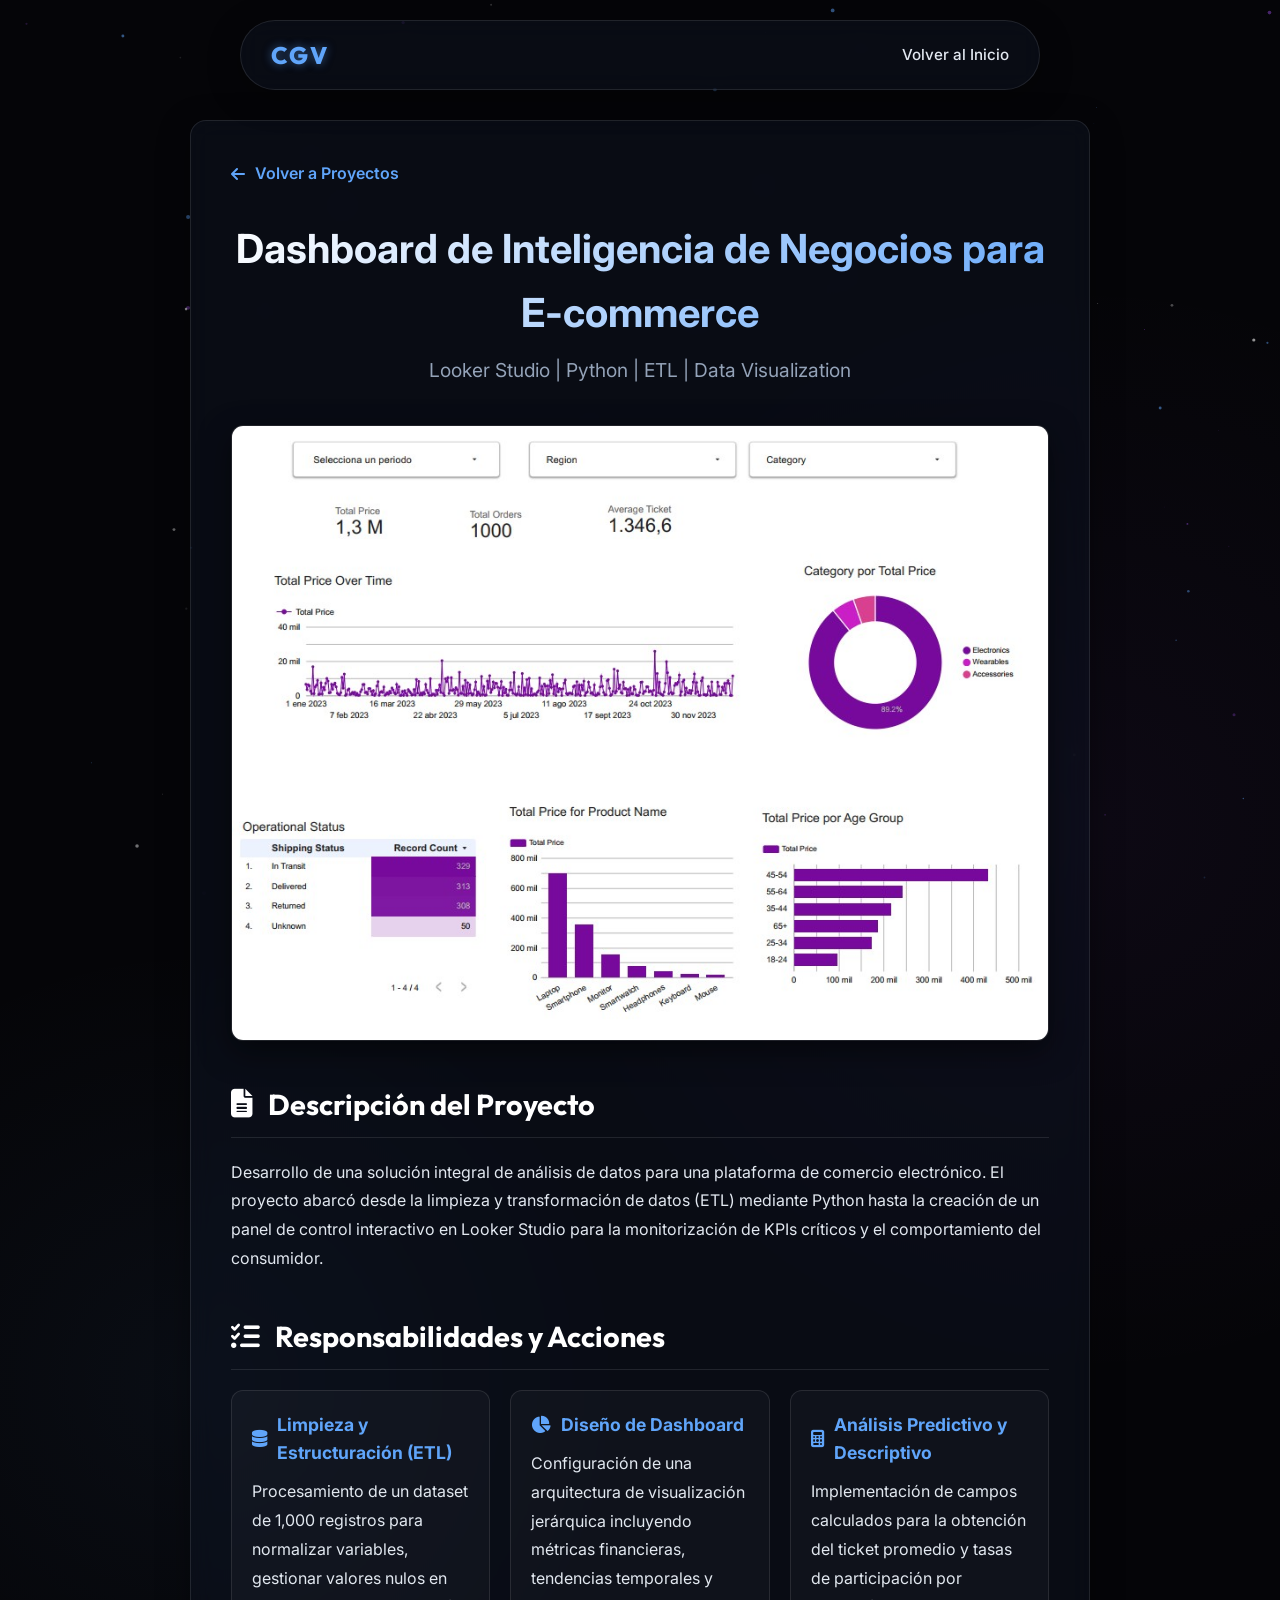
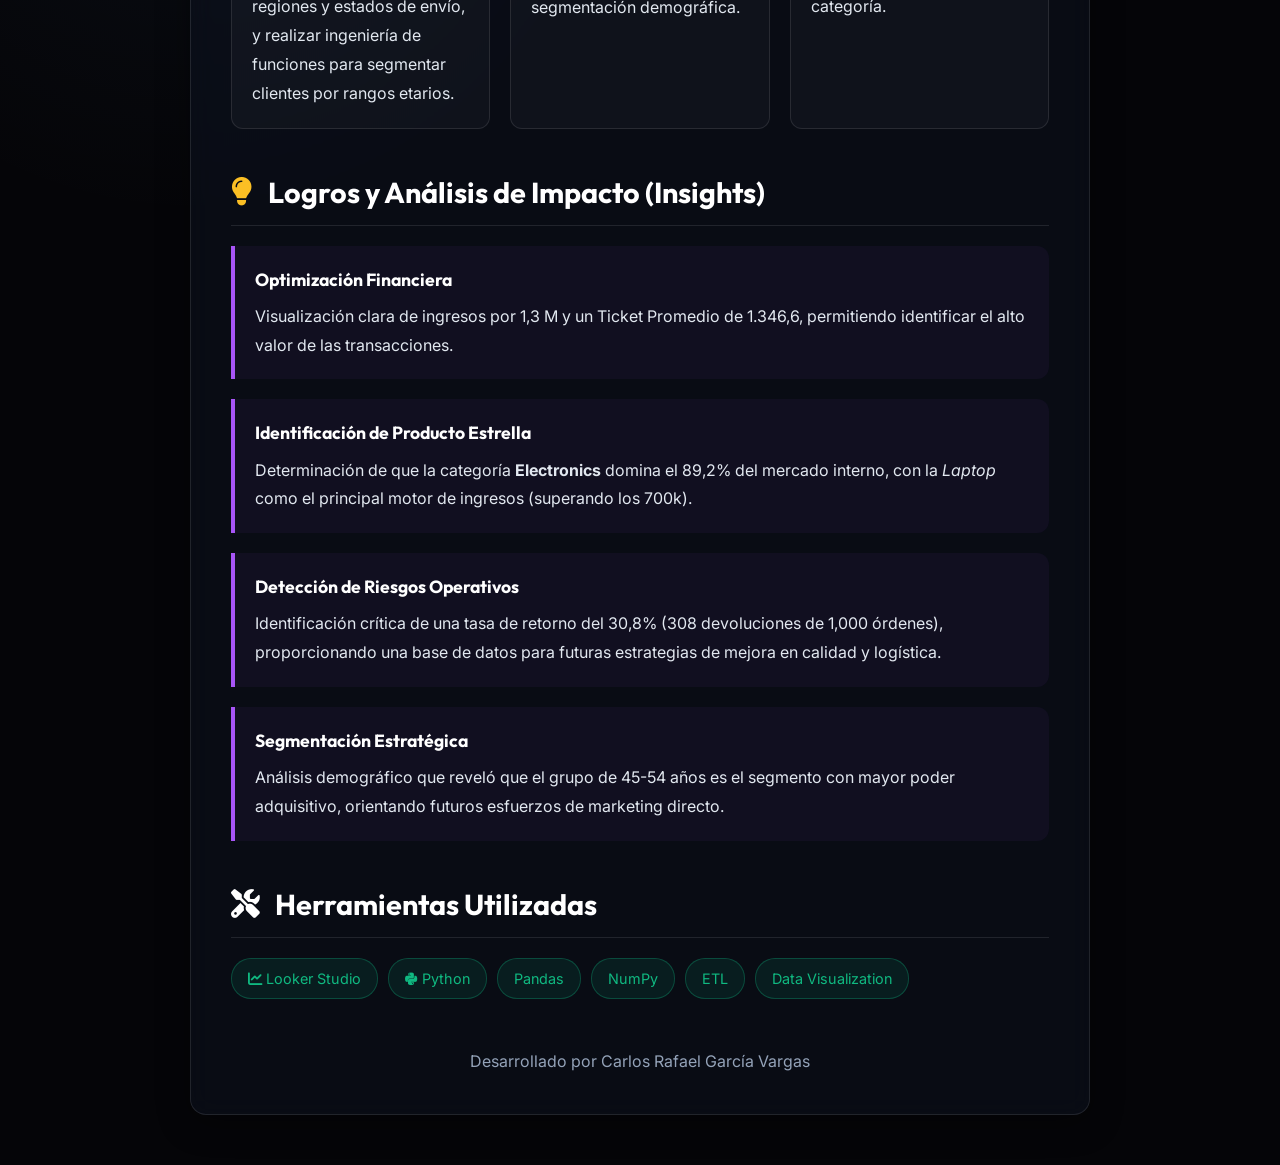
<file: looker-project-1.html>
<!DOCTYPE html>
<html lang="es">

<head>
    <meta charset="UTF-8">
    <meta name="viewport" content="width=device-width, initial-scale=1.0">
    <title>Looker Dashboard - E-commerce</title>
    <link
        href="https://fonts.googleapis.com/css2?family=Outfit:wght@300;400;600;800&family=Inter:wght@400;500;700&display=swap"
        rel="stylesheet">
    <link rel="stylesheet" href="style.css">
    <link rel="stylesheet" href="https://cdnjs.cloudflare.com/ajax/libs/font-awesome/6.4.0/css/all.min.css">
    <style>
        .details-container {
            max-width: 900px;
            margin: 120px auto 50px;
            padding: 40px;
        }

        .back-link {
            display: inline-flex;
            align-items: center;
            gap: 10px;
            color: var(--accent);
            text-decoration: none;
            font-weight: 600;
            margin-bottom: 30px;
            transition: transform 0.3s ease;
        }

        .back-link:hover {
            transform: translateX(-5px);
        }

        .project-header {
            margin-bottom: 40px;
            text-align: center;
        }

        .project-title {
            font-size: 2.5rem;
            margin-bottom: 10px;
            background: linear-gradient(135deg, #fff, var(--accent));
            -webkit-background-clip: text;
            -webkit-text-fill-color: transparent;
        }

        .project-tagline {
            color: var(--text-muted);
            font-size: 1.2rem;
            margin-bottom: 30px;
        }

        .project-image-container {
            width: 100%;
            border-radius: 12px;
            overflow: hidden;
            margin-bottom: 40px;
            border: 1px solid var(--glass-border);
            box-shadow: 0 10px 30px rgba(0, 0, 0, 0.5);
            background: rgba(0, 0, 0, 0.2);
            text-align: center;
        }

        .project-image-container img {
            width: 100%;
            height: auto;
            display: block;
        }

        /* Espacio para que el usuario suba la imagen */
        .placeholder-image {
            padding: 80px 20px;
            color: var(--text-muted);
            border: 2px dashed rgba(255, 255, 255, 0.2);
            border-radius: 12px;
            display: flex;
            flex-direction: column;
            align-items: center;
            gap: 15px;
        }

        .placeholder-image i {
            font-size: 3rem;
            color: var(--accent);
        }

        .content-section {
            margin-bottom: 40px;
        }

        .content-section h3 {
            font-family: var(--font-heading);
            font-size: 1.8rem;
            color: #fff;
            margin-bottom: 20px;
            display: flex;
            align-items: center;
            gap: 15px;
            border-bottom: 1px solid var(--glass-border);
            padding-bottom: 10px;
        }

        .content-section p {
            line-height: 1.8;
            color: var(--text-main);
        }

        .feature-grid {
            display: grid;
            grid-template-columns: repeat(auto-fit, minmax(250px, 1fr));
            gap: 20px;
            margin-top: 20px;
        }

        .feature-item {
            padding: 20px;
            background: rgba(255, 255, 255, 0.03);
            border: 1px solid var(--glass-border);
            border-radius: 12px;
            transition: transform 0.3s ease;
        }

        .feature-item:hover {
            transform: translateY(-5px);
            border-color: rgba(96, 165, 250, 0.3);
        }

        .feature-item h4 {
            color: var(--accent);
            margin-bottom: 10px;
            font-size: 1.1rem;
            display: flex;
            align-items: center;
            gap: 10px;
        }

        .tech-tags {
            display: flex;
            flex-wrap: wrap;
            gap: 10px;
            margin-top: 20px;
        }

        .tech-tag {
            padding: 8px 16px;
            background: rgba(16, 185, 129, 0.1);
            border: 1px solid rgba(16, 185, 129, 0.3);
            border-radius: 20px;
            font-size: 0.9rem;
            color: var(--accent-green);
        }

        .insights-list {
            list-style: none;
            margin-top: 20px;
        }

        .insights-list li {
            margin-bottom: 20px;
            padding: 20px;
            background: rgba(168, 85, 247, 0.05);
            border-left: 4px solid var(--accent-purple);
            border-radius: 0 12px 12px 0;
        }

        .insights-list h4 {
            color: #fff;
            margin-bottom: 8px;
            font-family: var(--font-heading);
            font-size: 1.1rem;
        }

        /* Tooltip de Código */
        .has-tooltip {
            position: relative;
            cursor: pointer;
        }

        .code-tooltip {
            position: absolute;
            top: 50%;
            left: 50%;
            transform: translate(-50%, -50%) scale(0.95);
            opacity: 0;
            visibility: hidden;
            width: 480px;
            max-width: 80vw;
            background: #1e1e1e !important;
            border: 1px solid var(--accent);
            border-radius: 8px;
            padding: 15px;
            z-index: 1000;
            transition: all 0.3s ease;
            box-shadow: 0 10px 40px rgba(0,0,0,0.8);
            pointer-events: none;
        }

        .has-tooltip:hover .code-tooltip {
            opacity: 1;
            visibility: visible;
            transform: translate(-50%, -50%) scale(1);
        }

        .code-tooltip pre {
            margin: 0;
            white-space: pre-wrap;
            font-family: 'Consolas', 'Courier New', monospace;
            font-size: 0.85rem;
            color: #d4d4d4;
            line-height: 1.5;
            text-align: left;
        }

        .keyword { color: #569cd6; }
        .string { color: #ce9178; }
        .comment { color: #6a9955; }
        .method { color: #dcdcaa; }

        @media (max-width: 768px) {
            .project-title {
                font-size: 2rem;
            }

            .details-container {
                padding: 20px;
                margin-top: 80px;
            }
        }
    </style>
</head>

<body>
    <div id="particles-bg"></div>

    <nav class="navbar glass">
        <div class="nav-brand">CGV</div>
        <ul class="nav-links">
            <li><a href="index.html">Volver al Inicio</a></li>
        </ul>
    </nav>

    <main class="container">
        <div class="details-container glass fade-in visible">
            <a href="index.html#projects" class="back-link"><i class="fas fa-arrow-left"></i> Volver a Proyectos</a>

            <header class="project-header">
                <h1 class="project-title">Dashboard de Inteligencia de Negocios para E-commerce</h1>
                <p class="project-tagline">Looker Studio | Python | ETL | Data Visualization</p>
            </header>

            <!-- CONTENEDOR DE IMAGEN -->
            <div class="project-image-container">
                <!-- Para agregar tu imagen, reemplaza la línea de abajo con: -->
                <img src="13.jpg" alt="Dashboard E-commerce en Looker Studio">

            </div>

            <section class="content-section">
                <h3><i class="fas fa-file-alt"></i> Descripción del Proyecto</h3>
                <p>Desarrollo de una solución integral de análisis de datos para una plataforma de comercio electrónico.
                    El proyecto abarcó desde la limpieza y transformación de datos (ETL) mediante Python hasta la
                    creación de un panel de control interactivo en Looker Studio para la monitorización de KPIs críticos
                    y el comportamiento del consumidor.</p>
            </section>

            <section class="content-section">
                <h3><i class="fas fa-tasks"></i> Responsabilidades y Acciones</h3>
                <div class="feature-grid">
                    <div class="feature-item has-tooltip">
                        <h4><i class="fas fa-database"></i> Limpieza y Estructuración (ETL)</h4>
                        <p>Procesamiento de un dataset de 1,000 registros para normalizar variables, gestionar valores
                            nulos en regiones y estados de envío, y realizar ingeniería de funciones para segmentar
                            clientes por rangos etarios.</p>
                            
                        <div class="code-tooltip">
<pre><code><span class="keyword">import</span> pandas <span class="keyword">as</span> pd

<span class="comment"># Cargar datos</span>
df = pd.read_csv(<span class="string">'realistic_e_commerce_sales_data.csv'</span>)

<span class="comment"># 1. Limpieza de nulos</span>
df[<span class="string">'Region'</span>] = df[<span class="string">'Region'</span>].<span class="method">fillna</span>(<span class="string">'Unknown'</span>)
df[<span class="string">'Shipping Status'</span>] = df[<span class="string">'Shipping Status'</span>].<span class="method">fillna</span>(<span class="string">'Unknown'</span>)
df[<span class="string">'Age'</span>] = df[<span class="string">'Age'</span>].<span class="method">fillna</span>(df[<span class="string">'Age'</span>].<span class="method">median</span>())

<span class="comment"># 2. Crear grupos de edad para mejor visualización</span>
bins = [18, 25, 35, 45, 55, 65, 100]
labels = [<span class="string">'18-24'</span>, <span class="string">'25-34'</span>, <span class="string">'35-44'</span>, <span class="string">'45-54'</span>, <span class="string">'55-64'</span>, <span class="string">'65+'</span>]
df[<span class="string">'Age Group'</span>] = pd.<span class="method">cut</span>(df[<span class="string">'Age'</span>], bins=bins, labels=labels, right=<span class="keyword">False</span>)

<span class="comment"># 3. Guardar versión lista para Looker</span>
df.<span class="method">to_csv</span>(<span class="string">'cleaned_e_commerce_sales_data.csv'</span>, index=<span class="keyword">False</span>)</code></pre>
                        </div>
                    </div>
                    <div class="feature-item">
                        <h4><i class="fas fa-chart-pie"></i> Diseño de Dashboard</h4>
                        <p>Configuración de una arquitectura de visualización jerárquica incluyendo métricas
                            financieras, tendencias temporales y segmentación demográfica.</p>
                    </div>
                    <div class="feature-item">
                        <h4><i class="fas fa-calculator"></i> Análisis Predictivo y Descriptivo</h4>
                        <p>Implementación de campos calculados para la obtención del ticket promedio y tasas de
                            participación por categoría.</p>
                    </div>
                </div>
            </section>

            <section class="content-section">
                <h3><i class="fas fa-lightbulb text-accent-gold"></i> Logros y Análisis de Impacto (Insights)</h3>
                <ul class="insights-list">
                    <li>
                        <h4>Optimización Financiera</h4>
                        <p>Visualización clara de ingresos por 1,3 M y un Ticket Promedio de 1.346,6, permitiendo
                            identificar el alto valor de las transacciones.</p>
                    </li>
                    <li>
                        <h4>Identificación de Producto Estrella</h4>
                        <p>Determinación de que la categoría <strong>Electronics</strong> domina el 89,2% del mercado
                            interno, con la <em>Laptop</em> como el principal motor de ingresos (superando los 700k).
                        </p>
                    </li>
                    <li>
                        <h4>Detección de Riesgos Operativos</h4>
                        <p>Identificación crítica de una tasa de retorno del 30,8% (308 devoluciones de 1,000 órdenes),
                            proporcionando una base de datos para futuras estrategias de mejora en calidad y logística.
                        </p>
                    </li>
                    <li>
                        <h4>Segmentación Estratégica</h4>
                        <p>Análisis demográfico que reveló que el grupo de 45-54 años es el segmento con mayor poder
                            adquisitivo, orientando futuros esfuerzos de marketing directo.</p>
                    </li>
                </ul>
            </section>

            <section class="content-section">
                <h3><i class="fas fa-tools"></i> Herramientas Utilizadas</h3>
                <div class="tech-tags">
                    <span class="tech-tag"><i class="fas fa-chart-line"></i> Looker Studio</span>
                    <span class="tech-tag"><i class="fab fa-python"></i> Python</span>
                    <span class="tech-tag">Pandas</span>
                    <span class="tech-tag">NumPy</span>
                    <span class="tech-tag">ETL</span>
                    <span class="tech-tag">Data Visualization</span>
                </div>
            </section>

            <footer style="text-align: center; margin-top: 50px; color: var(--text-muted);">
                <p>Desarrollado por Carlos Rafael García Vargas</p>
            </footer>
        </div>
    </main>

    <script src="app.js"></script>
</body>

</html>
</file>
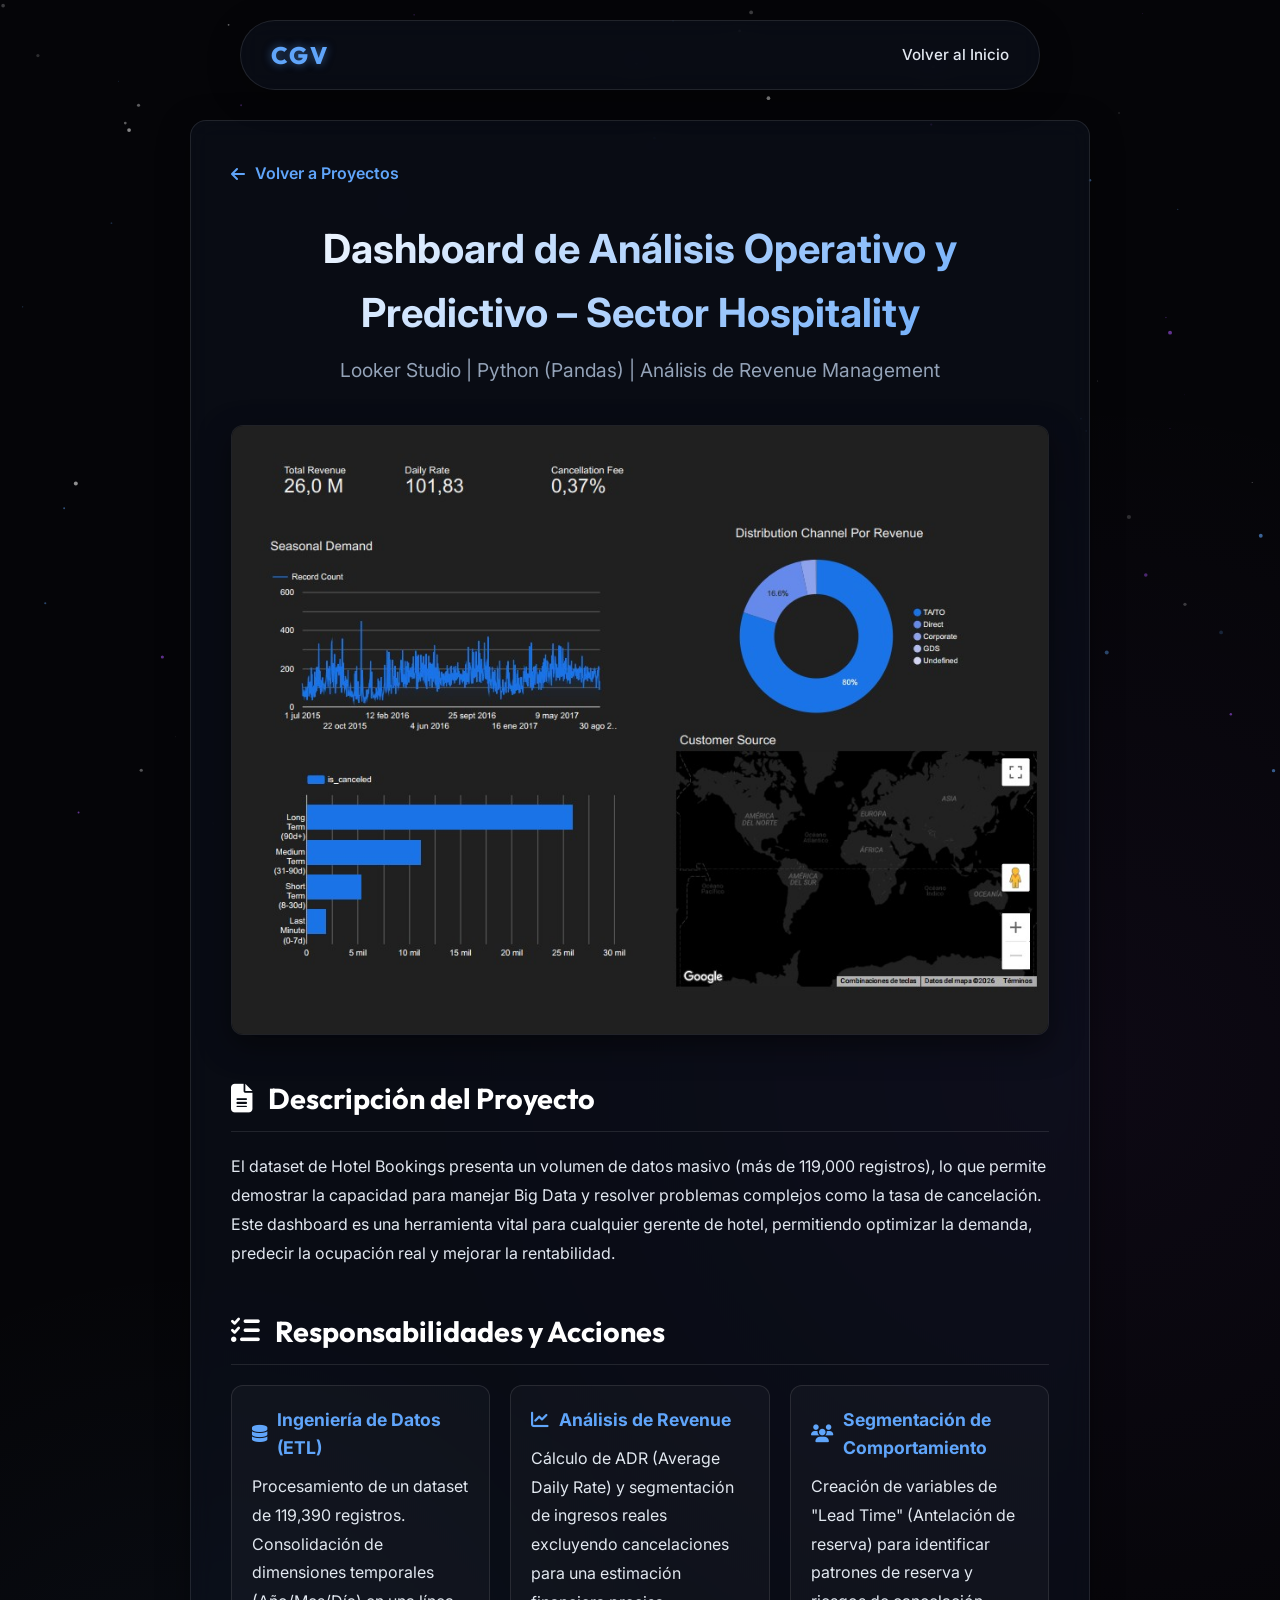
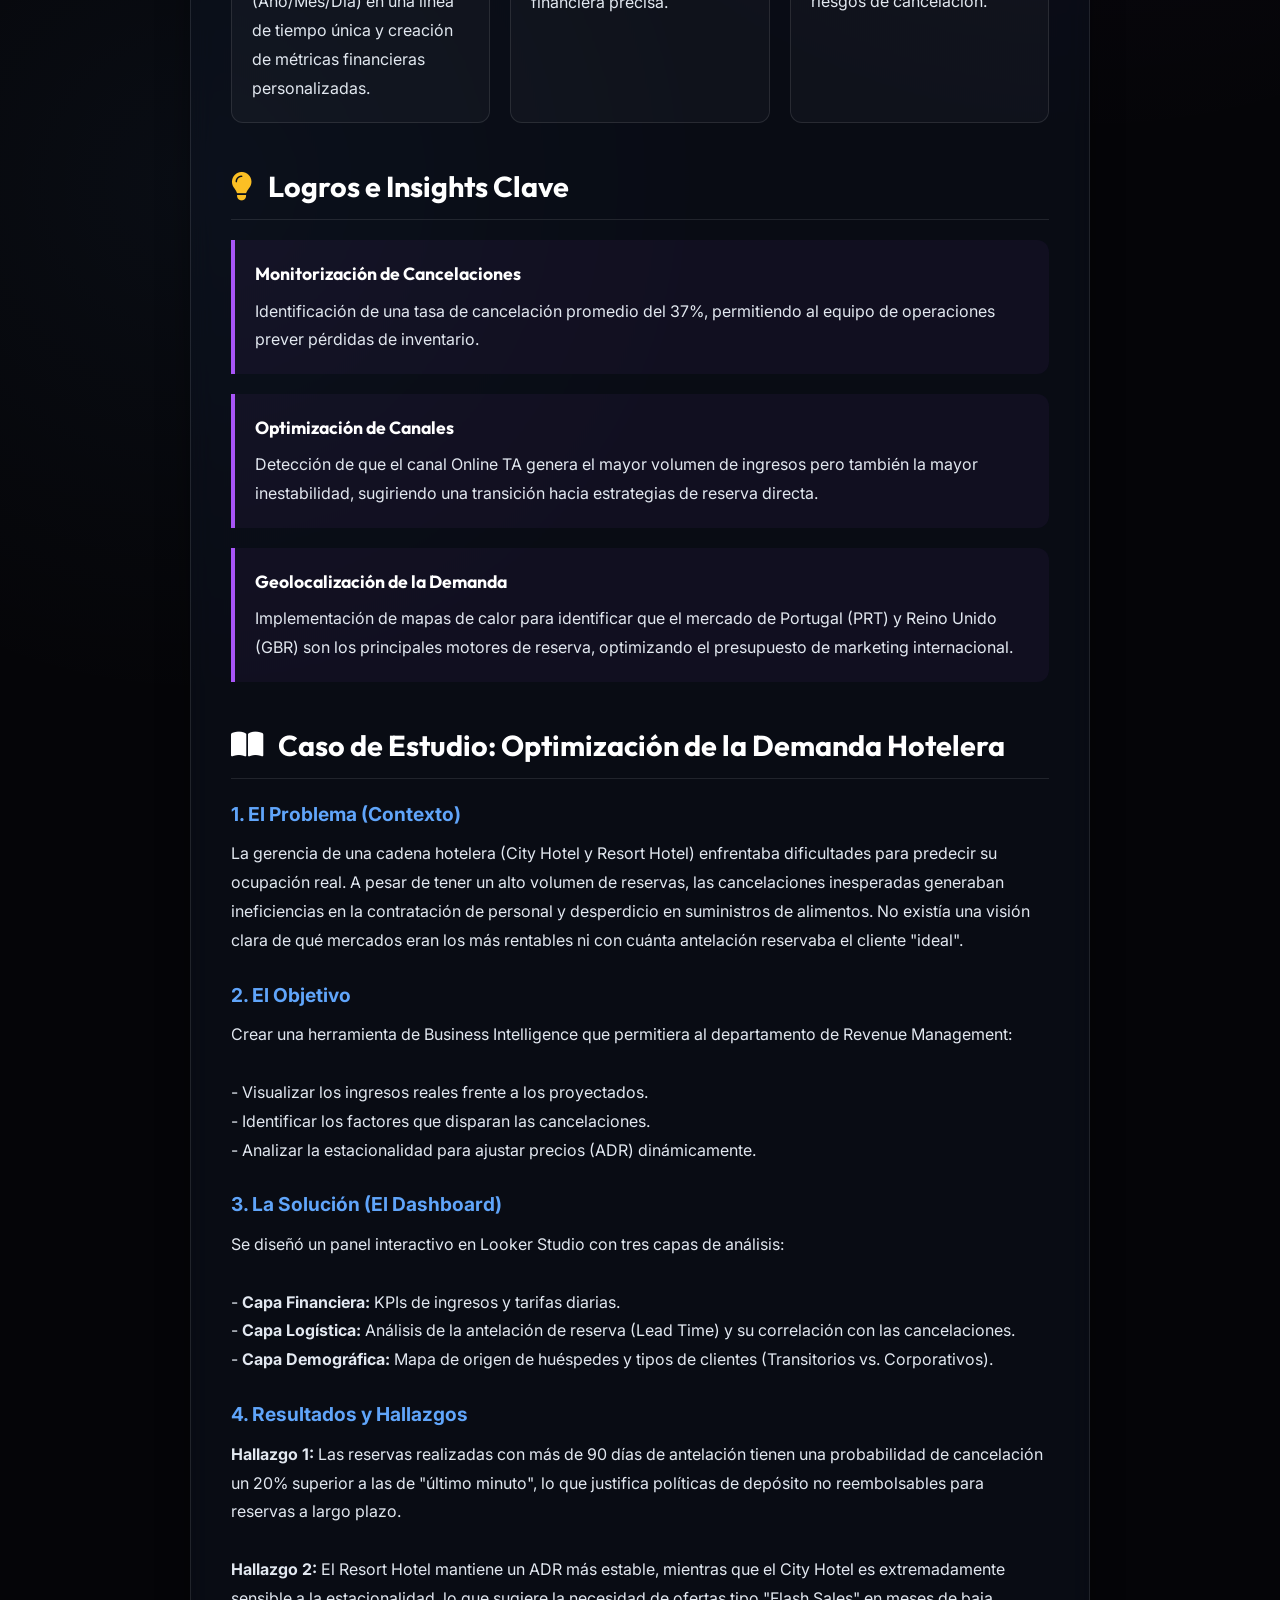
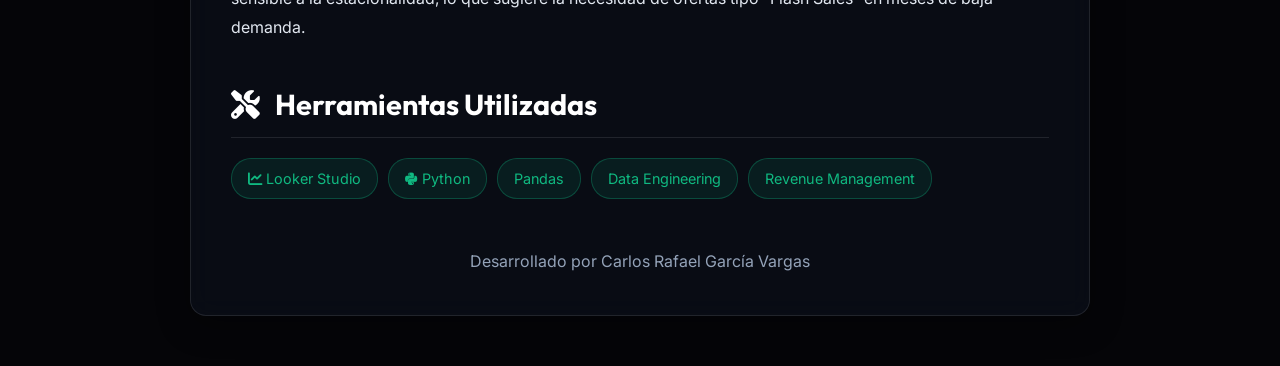
<file: looker-project-2.html>
<!DOCTYPE html>
<html lang="es">

<head>
    <meta charset="UTF-8">
    <meta name="viewport" content="width=device-width, initial-scale=1.0">
    <title>Looker Dashboard - Sector Hospitality</title>
    <link
        href="https://fonts.googleapis.com/css2?family=Outfit:wght@300;400;600;800&family=Inter:wght@400;500;700&display=swap"
        rel="stylesheet">
    <link rel="stylesheet" href="style.css">
    <link rel="stylesheet" href="https://cdnjs.cloudflare.com/ajax/libs/font-awesome/6.4.0/css/all.min.css">
    <style>
        .details-container {
            max-width: 900px;
            margin: 120px auto 50px;
            padding: 40px;
        }

        .back-link {
            display: inline-flex;
            align-items: center;
            gap: 10px;
            color: var(--accent);
            text-decoration: none;
            font-weight: 600;
            margin-bottom: 30px;
            transition: transform 0.3s ease;
        }

        .back-link:hover {
            transform: translateX(-5px);
        }

        .project-header {
            margin-bottom: 40px;
            text-align: center;
        }

        .project-title {
            font-size: 2.5rem;
            margin-bottom: 10px;
            background: linear-gradient(135deg, #fff, var(--accent));
            -webkit-background-clip: text;
            -webkit-text-fill-color: transparent;
        }

        .project-tagline {
            color: var(--text-muted);
            font-size: 1.2rem;
            margin-bottom: 30px;
        }

        .project-image-container {
            width: 100%;
            border-radius: 12px;
            overflow: hidden;
            margin-bottom: 40px;
            border: 1px solid var(--glass-border);
            box-shadow: 0 10px 30px rgba(0, 0, 0, 0.5);
            background: rgba(0, 0, 0, 0.2);
            text-align: center;
        }

        .project-image-container img {
            width: 100%;
            height: auto;
            display: block;
        }

        .content-section {
            margin-bottom: 40px;
        }

        .content-section h3 {
            font-family: var(--font-heading);
            font-size: 1.8rem;
            color: #fff;
            margin-bottom: 20px;
            display: flex;
            align-items: center;
            gap: 15px;
            border-bottom: 1px solid var(--glass-border);
            padding-bottom: 10px;
        }

        .content-section p {
            line-height: 1.8;
            color: var(--text-main);
        }

        .feature-grid {
            display: grid;
            grid-template-columns: repeat(auto-fit, minmax(250px, 1fr));
            gap: 20px;
            margin-top: 20px;
        }

        .feature-item {
            padding: 20px;
            background: rgba(255, 255, 255, 0.03);
            border: 1px solid var(--glass-border);
            border-radius: 12px;
            transition: transform 0.3s ease;
        }

        .feature-item:hover {
            transform: translateY(-5px);
            border-color: rgba(96, 165, 250, 0.3);
        }

        .feature-item h4 {
            color: var(--accent);
            margin-bottom: 10px;
            font-size: 1.1rem;
            display: flex;
            align-items: center;
            gap: 10px;
        }

        .tech-tags {
            display: flex;
            flex-wrap: wrap;
            gap: 10px;
            margin-top: 20px;
        }

        .tech-tag {
            padding: 8px 16px;
            background: rgba(16, 185, 129, 0.1);
            border: 1px solid rgba(16, 185, 129, 0.3);
            border-radius: 20px;
            font-size: 0.9rem;
            color: var(--accent-green);
        }

        .insights-list {
            list-style: none;
            margin-top: 20px;
        }

        .insights-list li {
            margin-bottom: 20px;
            padding: 20px;
            background: rgba(168, 85, 247, 0.05);
            border-left: 4px solid var(--accent-purple);
            border-radius: 0 12px 12px 0;
        }

        .insights-list h4 {
            color: #fff;
            margin-bottom: 8px;
            font-family: var(--font-heading);
            font-size: 1.1rem;
        }

        .case-study-list {
            list-style: none;
            margin-top: 20px;
            padding: 0;
        }

        .case-study-list li {
            margin-bottom: 25px;
        }

        .case-study-list h4 {
            color: var(--accent);
            margin-bottom: 10px;
            font-size: 1.2rem;
            display: flex;
            align-items: center;
            gap: 10px;
        }

        /* Tooltip de Código */
        .has-tooltip {
            position: relative;
            cursor: pointer;
        }

        .code-tooltip {
            position: absolute;
            top: 50%;
            left: 50%;
            transform: translate(-50%, -50%) scale(0.95);
            opacity: 0;
            visibility: hidden;
            width: 480px;
            max-width: 80vw;
            background: #1e1e1e !important;
            border: 1px solid var(--accent);
            border-radius: 8px;
            padding: 15px;
            z-index: 1000;
            transition: all 0.3s ease;
            box-shadow: 0 10px 40px rgba(0,0,0,0.8);
            pointer-events: none;
        }

        .has-tooltip:hover .code-tooltip {
            opacity: 1;
            visibility: visible;
            transform: translate(-50%, -50%) scale(1);
        }

        .code-tooltip pre {
            margin: 0;
            white-space: pre-wrap;
            font-family: 'Consolas', 'Courier New', monospace;
            font-size: 0.85rem;
            color: #d4d4d4;
            line-height: 1.5;
            text-align: left;
        }

        .keyword { color: #569cd6; }
        .string { color: #ce9178; }
        .comment { color: #6a9955; }
        .method { color: #dcdcaa; }

        @media (max-width: 768px) {
            .project-title {
                font-size: 2rem;
            }

            .details-container {
                padding: 20px;
                margin-top: 80px;
            }
        }
    </style>
</head>

<body>
    <div id="particles-bg"></div>

    <nav class="navbar glass">
        <div class="nav-brand">CGV</div>
        <ul class="nav-links">
            <li><a href="index.html">Volver al Inicio</a></li>
        </ul>
    </nav>

    <main class="container">
        <div class="details-container glass fade-in visible">
            <a href="index.html#projects" class="back-link"><i class="fas fa-arrow-left"></i> Volver a Proyectos</a>

            <header class="project-header">
                <h1 class="project-title">Dashboard de Análisis Operativo y Predictivo – Sector Hospitality</h1>
                <p class="project-tagline">Looker Studio | Python (Pandas) | Análisis de Revenue Management</p>
            </header>

            <!-- CONTENEDOR DE IMAGEN -->
            <div class="project-image-container">
                <!-- URL PARA CONFIGURAR LA IMAGEN -->
                <!-- Para agregar tu imagen, reemplaza la línea de abajo con la ruta a tu imagen (ej. "img/dashboard2.jpg"): -->
                <img src="456.jpg" alt="Dashboard Sector Hospitality en Looker Studio">
            </div>

            <section class="content-section">
                <h3><i class="fas fa-file-alt"></i> Descripción del Proyecto</h3>
                <p>El dataset de Hotel Bookings presenta un volumen de datos masivo (más de 119,000 registros), lo que
                    permite demostrar la capacidad para manejar Big Data y resolver problemas complejos como la tasa de
                    cancelación. Este dashboard es una herramienta vital para cualquier gerente de hotel, permitiendo
                    optimizar la demanda, predecir la ocupación real y mejorar la rentabilidad.</p>
            </section>

            <section class="content-section">
                <h3><i class="fas fa-tasks"></i> Responsabilidades y Acciones</h3>
                <div class="feature-grid">
                    <div class="feature-item has-tooltip">
                        <h4><i class="fas fa-database"></i> Ingeniería de Datos (ETL)</h4>
                        <p>Procesamiento de un dataset de 119,390 registros. Consolidación de dimensiones temporales
                            (Año/Mes/Día) en una línea de tiempo única y creación de métricas financieras
                            personalizadas.</p>
                            
                        <div class="code-tooltip">
<pre><code><span class="keyword">import</span> pandas <span class="keyword">as</span> pd

df = pd.<span class="method">read_csv</span>(<span class="string">'hotel_bookings 2.csv'</span>)

<span class="comment"># 1. Crear fecha completa de llegada</span>
month_map = {<span class="string">'January'</span>:1, <span class="string">'February'</span>:2, <span class="string">'March'</span>:3, <span class="string">'April'</span>:4, <span class="string">'May'</span>:5, <span class="string">'June'</span>:6, 
             <span class="string">'July'</span>:7, <span class="string">'August'</span>:8, <span class="string">'September'</span>:9, <span class="string">'October'</span>:10, <span class="string">'November'</span>:11, <span class="string">'December'</span>:12}
df[<span class="string">'arrival_month_num'</span>] = df[<span class="string">'arrival_date_month'</span>].<span class="method">map</span>(month_map)
df[<span class="string">'arrival_date'</span>] = pd.<span class="method">to_datetime</span>(dict(year=df.arrival_date_year, month=df.arrival_month_num, day=df.arrival_date_day_of_month))

<span class="comment"># 2. Calcular noches totales e ingresos reales</span>
df[<span class="string">'total_nights'</span>] = df[<span class="string">'stays_in_weekend_nights'</span>] + df[<span class="string">'stays_in_week_nights'</span>]
df[<span class="string">'revenue'</span>] = df.<span class="method">apply</span>(<span class="keyword">lambda</span> x: x[<span class="string">'adr'</span>] * x[<span class="string">'total_nights'</span>] <span class="keyword">if</span> x[<span class="string">'is_canceled'</span>] == 0 <span class="keyword">else</span> 0, axis=1)

<span class="comment"># 3. Guardar versión para Looker</span>
df.<span class="method">to_csv</span>(<span class="string">'cleaned_hotel_bookings.csv'</span>, index=<span class="keyword">False</span>)</code></pre>
                        </div>
                    </div>
                    <div class="feature-item">
                        <h4><i class="fas fa-chart-line"></i> Análisis de Revenue</h4>
                        <p>Cálculo de ADR (Average Daily Rate) y segmentación de ingresos reales excluyendo
                            cancelaciones para una estimación financiera precisa.</p>
                    </div>
                    <div class="feature-item">
                        <h4><i class="fas fa-users"></i> Segmentación de Comportamiento</h4>
                        <p>Creación de variables de "Lead Time" (Antelación de reserva) para identificar patrones de
                            reserva y riesgos de cancelación.</p>
                    </div>
                </div>
            </section>

            <section class="content-section">
                <h3><i class="fas fa-lightbulb text-accent-gold"></i> Logros e Insights Clave</h3>
                <ul class="insights-list">
                    <li>
                        <h4>Monitorización de Cancelaciones</h4>
                        <p>Identificación de una tasa de cancelación promedio del 37%, permitiendo al equipo de
                            operaciones prever pérdidas de inventario.</p>
                    </li>
                    <li>
                        <h4>Optimización de Canales</h4>
                        <p>Detección de que el canal Online TA genera el mayor volumen de ingresos pero también la mayor
                            inestabilidad, sugiriendo una transición hacia estrategias de reserva directa.</p>
                    </li>
                    <li>
                        <h4>Geolocalización de la Demanda</h4>
                        <p>Implementación de mapas de calor para identificar que el mercado de Portugal (PRT) y Reino
                            Unido (GBR) son los principales motores de reserva, optimizando el presupuesto de marketing
                            internacional.</p>
                    </li>
                </ul>
            </section>

            <section class="content-section">
                <h3><i class="fas fa-book-open"></i> Caso de Estudio: Optimización de la Demanda Hotelera</h3>
                <ul class="case-study-list">
                    <li>
                        <h4>1. El Problema (Contexto)</h4>
                        <p>La gerencia de una cadena hotelera (City Hotel y Resort Hotel) enfrentaba dificultades para
                            predecir su ocupación real. A pesar de tener un alto volumen de reservas, las cancelaciones
                            inesperadas generaban ineficiencias en la contratación de personal y desperdicio en
                            suministros de alimentos. No existía una visión clara de qué mercados eran los más rentables
                            ni con cuánta antelación reservaba el cliente "ideal".</p>
                    </li>
                    <li>
                        <h4>2. El Objetivo</h4>
                        <p>Crear una herramienta de Business Intelligence que permitiera al departamento de Revenue
                            Management: <br><br>
                            - Visualizar los ingresos reales frente a los proyectados. <br>
                            - Identificar los factores que disparan las cancelaciones. <br>
                            - Analizar la estacionalidad para ajustar precios (ADR) dinámicamente.</p>
                    </li>
                    <li>
                        <h4>3. La Solución (El Dashboard)</h4>
                        <p>Se diseñó un panel interactivo en Looker Studio con tres capas de análisis: <br><br>
                            - <strong>Capa Financiera:</strong> KPIs de ingresos y tarifas diarias. <br>
                            - <strong>Capa Logística:</strong> Análisis de la antelación de reserva (Lead Time) y su
                            correlación con las cancelaciones. <br>
                            - <strong>Capa Demográfica:</strong> Mapa de origen de huéspedes y tipos de clientes
                            (Transitorios vs. Corporativos).</p>
                    </li>
                    <li>
                        <h4>4. Resultados y Hallazgos</h4>
                        <p><strong>Hallazgo 1:</strong> Las reservas realizadas con más de 90 días de antelación tienen
                            una probabilidad de cancelación un 20% superior a las de "último minuto", lo que justifica
                            políticas de depósito no reembolsables para reservas a largo plazo. <br><br>
                            <strong>Hallazgo 2:</strong> El Resort Hotel mantiene un ADR más estable, mientras que el
                            City Hotel es extremadamente sensible a la estacionalidad, lo que sugiere la necesidad de
                            ofertas tipo "Flash Sales" en meses de baja demanda.
                        </p>
                    </li>
                </ul>
            </section>

            <section class="content-section">
                <h3><i class="fas fa-tools"></i> Herramientas Utilizadas</h3>
                <div class="tech-tags">
                    <span class="tech-tag"><i class="fas fa-chart-line"></i> Looker Studio</span>
                    <span class="tech-tag"><i class="fab fa-python"></i> Python</span>
                    <span class="tech-tag">Pandas</span>
                    <span class="tech-tag">Data Engineering</span>
                    <span class="tech-tag">Revenue Management</span>
                </div>
            </section>

            <footer style="text-align: center; margin-top: 50px; color: var(--text-muted);">
                <p>Desarrollado por Carlos Rafael García Vargas</p>
            </footer>
        </div>
    </main>

    <script src="app.js"></script>
</body>

</html>
</file>
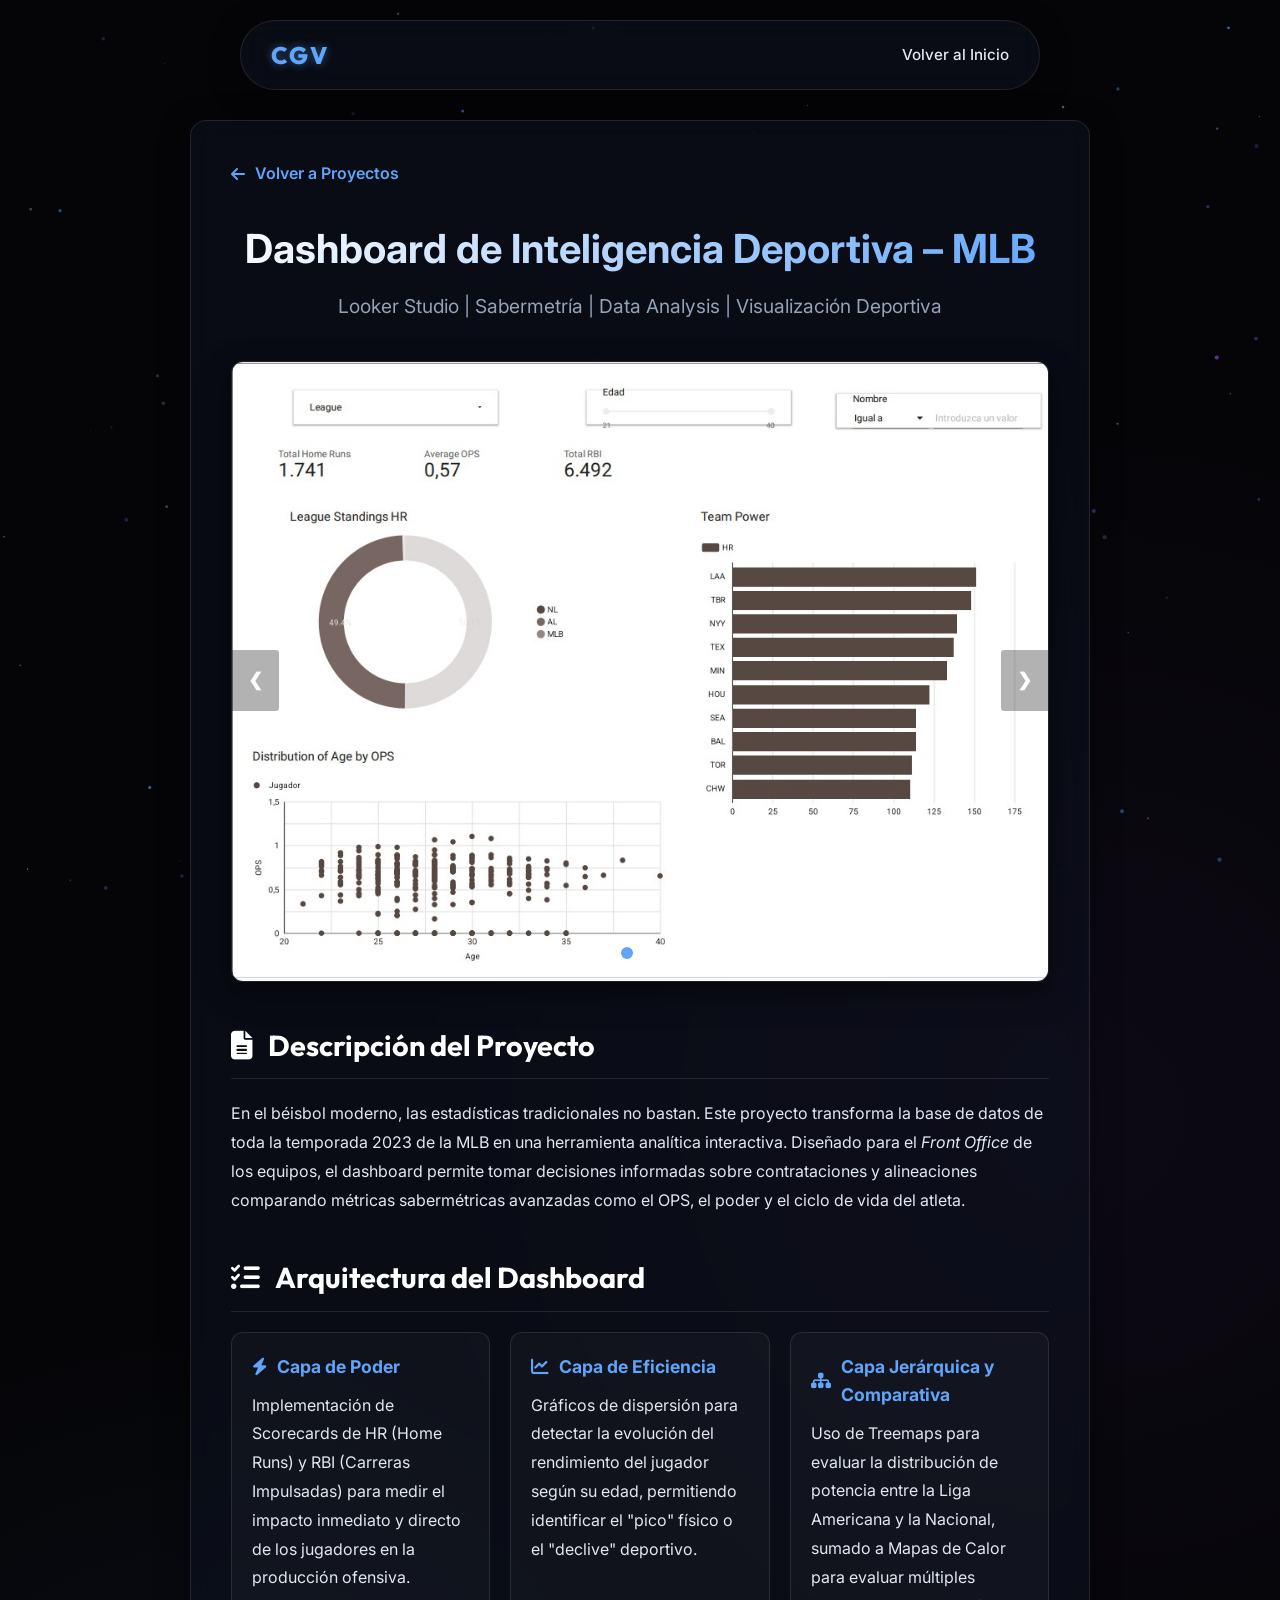
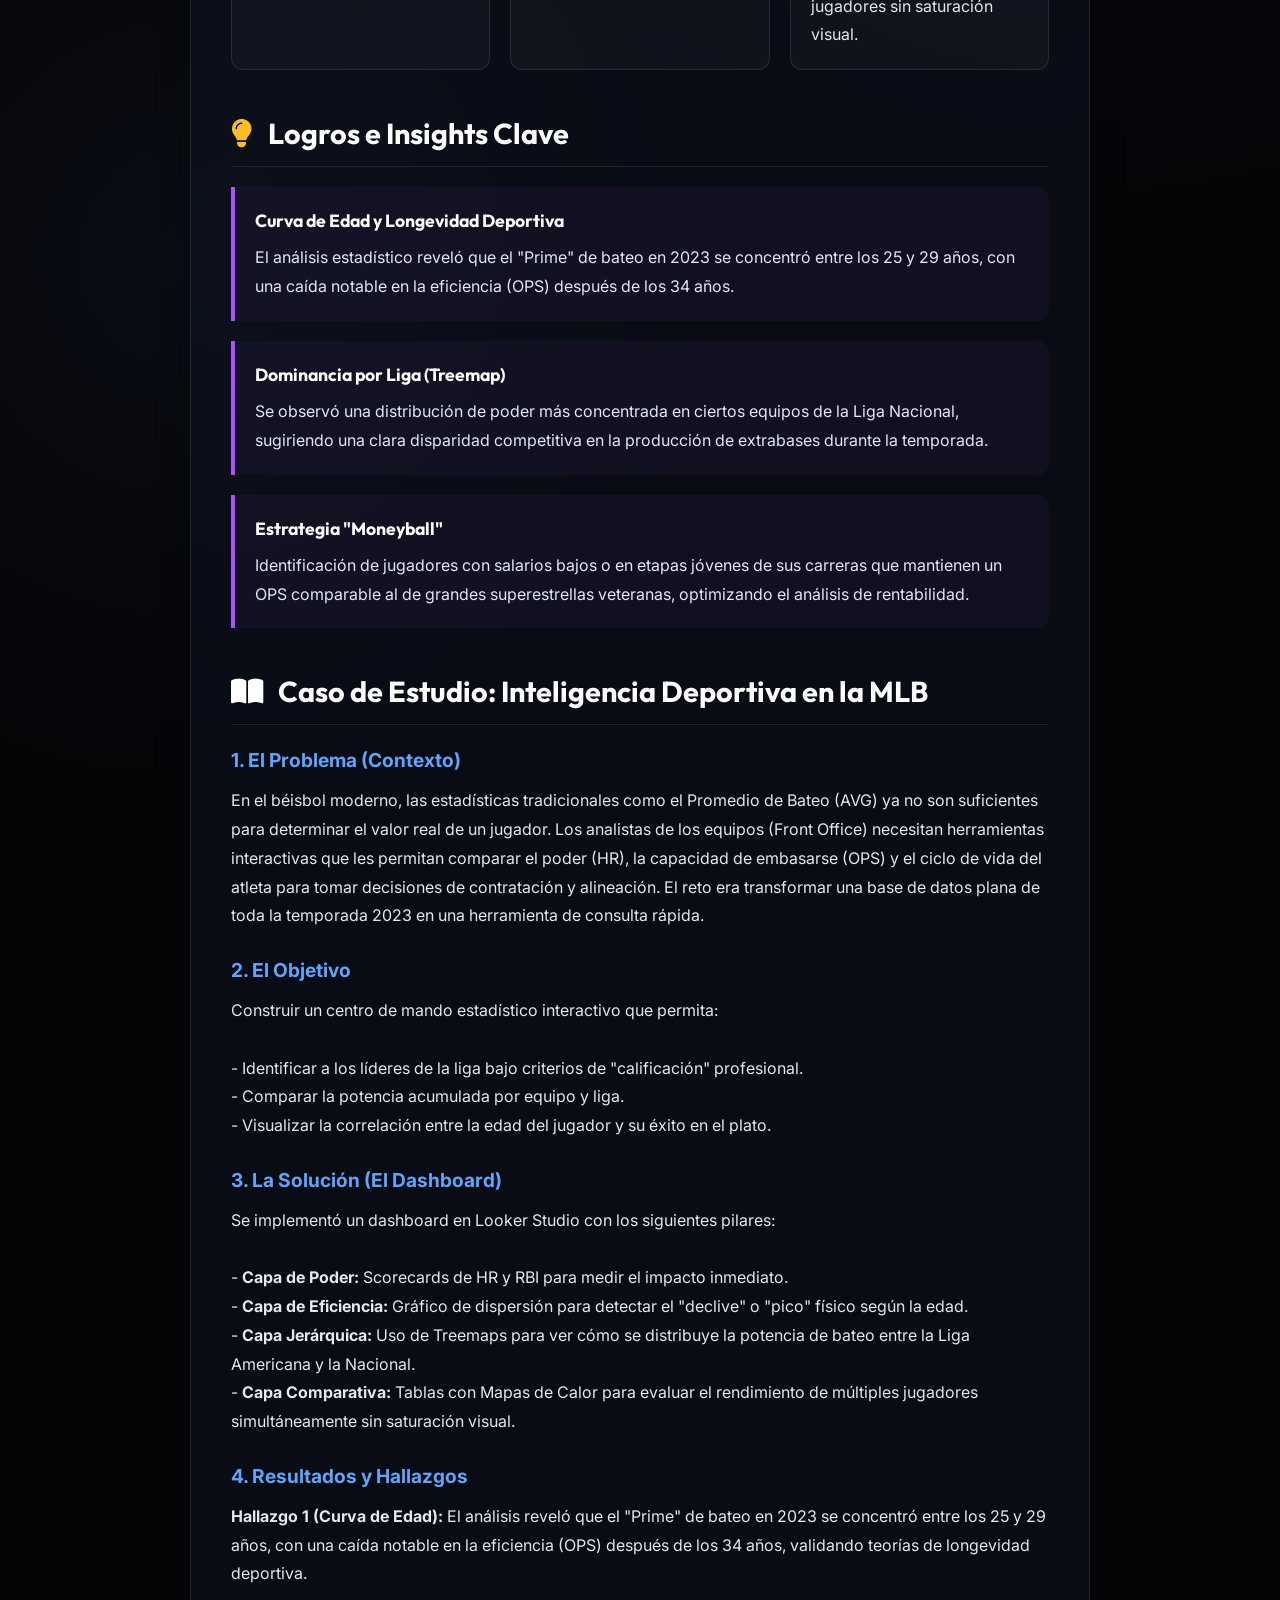
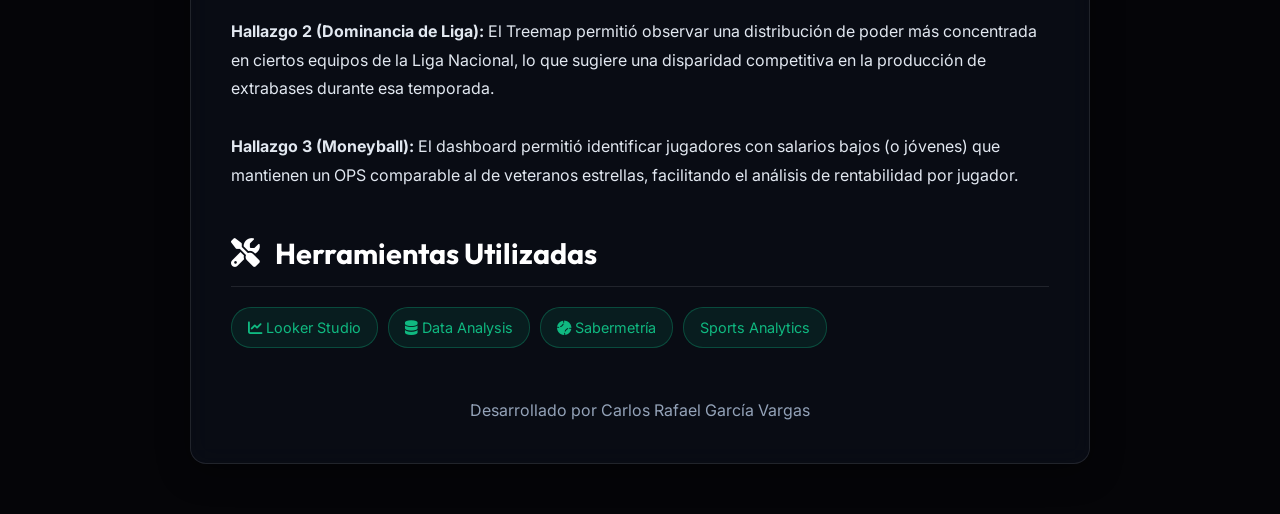
<file: looker-project-3.html>
<!DOCTYPE html>
<html lang="es">

<head>
    <meta charset="UTF-8">
    <meta name="viewport" content="width=device-width, initial-scale=1.0">
    <title>Looker Dashboard - Inteligencia Deportiva MLB</title>
    <link
        href="https://fonts.googleapis.com/css2?family=Outfit:wght@300;400;600;800&family=Inter:wght@400;500;700&display=swap"
        rel="stylesheet">
    <link rel="stylesheet" href="style.css">
    <link rel="stylesheet" href="https://cdnjs.cloudflare.com/ajax/libs/font-awesome/6.4.0/css/all.min.css">
    <style>
        .details-container {
            max-width: 900px;
            margin: 120px auto 50px;
            padding: 40px;
        }

        .back-link {
            display: inline-flex;
            align-items: center;
            gap: 10px;
            color: var(--accent);
            text-decoration: none;
            font-weight: 600;
            margin-bottom: 30px;
            transition: transform 0.3s ease;
        }

        .back-link:hover {
            transform: translateX(-5px);
        }

        .project-header {
            margin-bottom: 40px;
            text-align: center;
        }

        .project-title {
            font-size: 2.5rem;
            margin-bottom: 10px;
            background: linear-gradient(135deg, #fff, var(--accent));
            -webkit-background-clip: text;
            -webkit-text-fill-color: transparent;
        }

        .project-tagline {
            color: var(--text-muted);
            font-size: 1.2rem;
            margin-bottom: 30px;
        }

        .project-image-container {
            width: 100%;
            border-radius: 12px;
            overflow: hidden;
            margin-bottom: 40px;
            border: 1px solid var(--glass-border);
            box-shadow: 0 10px 30px rgba(0, 0, 0, 0.5);
            background: rgba(0, 0, 0, 0.2);
            text-align: center;
        }

        .project-image-container img {
            width: 100%;
            height: auto;
            display: block;
        }

        .content-section {
            margin-bottom: 40px;
        }

        .content-section h3 {
            font-family: var(--font-heading);
            font-size: 1.8rem;
            color: #fff;
            margin-bottom: 20px;
            display: flex;
            align-items: center;
            gap: 15px;
            border-bottom: 1px solid var(--glass-border);
            padding-bottom: 10px;
        }

        .content-section p {
            line-height: 1.8;
            color: var(--text-main);
        }

        .feature-grid {
            display: grid;
            grid-template-columns: repeat(auto-fit, minmax(250px, 1fr));
            gap: 20px;
            margin-top: 20px;
        }

        .feature-item {
            padding: 20px;
            background: rgba(255, 255, 255, 0.03);
            border: 1px solid var(--glass-border);
            border-radius: 12px;
            transition: transform 0.3s ease;
        }

        .feature-item:hover {
            transform: translateY(-5px);
            border-color: rgba(96, 165, 250, 0.3);
        }

        .feature-item h4 {
            color: var(--accent);
            margin-bottom: 10px;
            font-size: 1.1rem;
            display: flex;
            align-items: center;
            gap: 10px;
        }

        .tech-tags {
            display: flex;
            flex-wrap: wrap;
            gap: 10px;
            margin-top: 20px;
        }

        .tech-tag {
            padding: 8px 16px;
            background: rgba(16, 185, 129, 0.1);
            border: 1px solid rgba(16, 185, 129, 0.3);
            border-radius: 20px;
            font-size: 0.9rem;
            color: var(--accent-green);
        }

        .insights-list {
            list-style: none;
            margin-top: 20px;
        }

        .insights-list li {
            margin-bottom: 20px;
            padding: 20px;
            background: rgba(168, 85, 247, 0.05);
            border-left: 4px solid var(--accent-purple);
            border-radius: 0 12px 12px 0;
        }

        .insights-list h4 {
            color: #fff;
            margin-bottom: 8px;
            font-family: var(--font-heading);
            font-size: 1.1rem;
        }

        .case-study-list {
            list-style: none;
            margin-top: 20px;
            padding: 0;
        }

        .case-study-list li {
            margin-bottom: 25px;
        }

        .case-study-list h4 {
            color: var(--accent);
            margin-bottom: 10px;
            font-size: 1.2rem;
            display: flex;
            align-items: center;
            gap: 10px;
        }

        /* Tooltip de Código */
        .has-tooltip {
            position: relative;
            cursor: pointer;
        }

        .code-tooltip {
            position: absolute;
            top: 50%;
            left: 50%;
            transform: translate(-50%, -50%) scale(0.95);
            opacity: 0;
            visibility: hidden;
            width: 480px;
            max-width: 80vw;
            background: #1e1e1e !important;
            border: 1px solid var(--accent);
            border-radius: 8px;
            padding: 15px;
            z-index: 1000;
            transition: all 0.3s ease;
            box-shadow: 0 10px 40px rgba(0, 0, 0, 0.8);
            pointer-events: none;
        }

        .has-tooltip:hover .code-tooltip {
            opacity: 1;
            visibility: visible;
            transform: translate(-50%, -50%) scale(1);
        }

        .code-tooltip pre {
            margin: 0;
            white-space: pre-wrap;
            font-family: 'Consolas', 'Courier New', monospace;
            font-size: 0.85rem;
            color: #d4d4d4;
            line-height: 1.5;
            text-align: left;
        }

        .keyword {
            color: #569cd6;
        }

        .string {
            color: #ce9178;
        }

        .comment {
            color: #6a9955;
        }

        .method {
            color: #dcdcaa;
        }

        /* Estilos del Carrusel */
        .carousel-container {
            position: relative;
            max-width: 100%;
            margin-bottom: 40px;
            border-radius: 12px;
            overflow: hidden;
            border: 1px solid var(--glass-border);
            box-shadow: 0 10px 30px rgba(0, 0, 0, 0.5);
            background: rgba(0, 0, 0, 0.2);
        }

        .carousel-slide {
            display: none;
            width: 100%;
            text-align: center;
        }

        .carousel-slide img {
            width: 100%;
            height: auto;
            display: block;
        }

        .carousel-prev,
        .carousel-next {
            cursor: pointer;
            position: absolute;
            top: 50%;
            width: auto;
            padding: 16px;
            margin-top: -22px;
            color: white;
            font-weight: bold;
            font-size: 18px;
            transition: 0.3s ease;
            border-radius: 0 3px 3px 0;
            user-select: none;
            background-color: rgba(0, 0, 0, 0.3);
        }

        .carousel-next {
            right: 0;
            border-radius: 3px 0 0 3px;
        }

        .carousel-prev:hover,
        .carousel-next:hover {
            background-color: var(--accent);
        }

        .carousel-dots {
            text-align: center;
            position: absolute;
            bottom: 15px;
            width: 100%;
        }

        .carousel-dot {
            cursor: pointer;
            height: 12px;
            width: 12px;
            margin: 0 5px;
            background-color: rgba(255, 255, 255, 0.5);
            border-radius: 50%;
            display: inline-block;
            transition: background-color 0.3s ease;
        }

        .carousel-dot.active,
        .carousel-dot:hover {
            background-color: var(--accent);
        }

        .fade {
            animation-name: fadeAnim;
            animation-duration: 0.8s;
        }

        @keyframes fadeAnim {
            from {
                opacity: .4
            }

            to {
                opacity: 1
            }
        }

        @media (max-width: 768px) {
            .project-title {
                font-size: 2rem;
            }

            .details-container {
                padding: 20px;
                margin-top: 80px;
            }
        }
    </style>
</head>

<body>
    <div id="particles-bg"></div>

    <nav class="navbar glass">
        <div class="nav-brand">CGV</div>
        <ul class="nav-links">
            <li><a href="index.html">Volver al Inicio</a></li>
        </ul>
    </nav>

    <main class="container">
        <div class="details-container glass fade-in visible">
            <a href="index.html#projects" class="back-link"><i class="fas fa-arrow-left"></i> Volver a Proyectos</a>

            <header class="project-header">
                <h1 class="project-title">Dashboard de Inteligencia Deportiva – MLB</h1>
                <p class="project-tagline">Looker Studio | Sabermetría | Data Analysis | Visualización Deportiva</p>
            </header>

            <!-- CARRUSEL DE IMÁGENES -->
            <div class="carousel-container">
                <div class="carousel-slide fade">
                    <!-- URL IMAGEN 1 -->
                    <img src="321.jpg" alt="Dashboard MLB Vista 1">
                </div>
                <div class="carousel-slide fade">
                    <!-- URL IMAGEN 2 -->
                    <img src="987.jpg" alt="Dashboard MLB Vista 2">
                </div>

                <a class="carousel-prev" onclick="changeSlide(-1)">&#10094;</a>
                <a class="carousel-next" onclick="changeSlide(1)">&#10095;</a>

                <div class="carousel-dots">
                    <span class="carousel-dot" onclick="currentSlide(1)"></span>
                    <span class="carousel-dot" onclick="currentSlide(2)"></span>
                </div>
            </div>

            <section class="content-section">
                <h3><i class="fas fa-file-alt"></i> Descripción del Proyecto</h3>
                <p>En el béisbol moderno, las estadísticas tradicionales no bastan. Este proyecto transforma la base de
                    datos de toda la temporada 2023 de la MLB en una herramienta analítica interactiva. Diseñado para el
                    <em>Front Office</em> de los equipos, el dashboard permite tomar decisiones informadas sobre
                    contrataciones y alineaciones comparando métricas sabermétricas avanzadas como el OPS, el poder y el
                    ciclo de vida del atleta.</p>
            </section>

            <section class="content-section">
                <h3><i class="fas fa-tasks"></i> Arquitectura del Dashboard</h3>
                <div class="feature-grid">
                    <div class="feature-item">
                        <h4><i class="fas fa-bolt"></i> Capa de Poder</h4>
                        <p>Implementación de Scorecards de HR (Home Runs) y RBI (Carreras Impulsadas) para medir el
                            impacto inmediato y directo de los jugadores en la producción ofensiva.</p>
                    </div>
                    <div class="feature-item">
                        <h4><i class="fas fa-chart-line"></i> Capa de Eficiencia</h4>
                        <p>Gráficos de dispersión para detectar la evolución del rendimiento del jugador según su edad,
                            permitiendo identificar el "pico" físico o el "declive" deportivo.</p>
                    </div>
                    <div class="feature-item">
                        <h4><i class="fas fa-sitemap"></i> Capa Jerárquica y Comparativa</h4>
                        <p>Uso de Treemaps para evaluar la distribución de potencia entre la Liga Americana y la
                            Nacional, sumado a Mapas de Calor para evaluar múltiples jugadores sin saturación visual.
                        </p>
                    </div>
                </div>
            </section>

            <section class="content-section">
                <h3><i class="fas fa-lightbulb text-accent-gold"></i> Logros e Insights Clave</h3>
                <ul class="insights-list">
                    <li>
                        <h4>Curva de Edad y Longevidad Deportiva</h4>
                        <p>El análisis estadístico reveló que el "Prime" de bateo en 2023 se concentró entre los 25 y 29
                            años, con una caída notable en la eficiencia (OPS) después de los 34 años.</p>
                    </li>
                    <li>
                        <h4>Dominancia por Liga (Treemap)</h4>
                        <p>Se observó una distribución de poder más concentrada en ciertos equipos de la Liga Nacional,
                            sugiriendo una clara disparidad competitiva en la producción de extrabases durante la
                            temporada.</p>
                    </li>
                    <li>
                        <h4>Estrategia "Moneyball"</h4>
                        <p>Identificación de jugadores con salarios bajos o en etapas jóvenes de sus carreras que
                            mantienen un OPS comparable al de grandes superestrellas veteranas, optimizando el análisis
                            de rentabilidad.</p>
                    </li>
                </ul>
            </section>

            <section class="content-section">
                <h3><i class="fas fa-book-open"></i> Caso de Estudio: Inteligencia Deportiva en la MLB</h3>
                <ul class="case-study-list">
                    <li>
                        <h4>1. El Problema (Contexto)</h4>
                        <p>En el béisbol moderno, las estadísticas tradicionales como el Promedio de Bateo (AVG) ya no
                            son suficientes para determinar el valor real de un jugador. Los analistas de los equipos
                            (Front Office) necesitan herramientas interactivas que les permitan comparar el poder (HR),
                            la capacidad de embasarse (OPS) y el ciclo de vida del atleta para tomar decisiones de
                            contratación y alineación. El reto era transformar una base de datos plana de toda la
                            temporada 2023 en una herramienta de consulta rápida.</p>
                    </li>
                    <li>
                        <h4>2. El Objetivo</h4>
                        <p>Construir un centro de mando estadístico interactivo que permita: <br><br>
                            - Identificar a los líderes de la liga bajo criterios de "calificación" profesional. <br>
                            - Comparar la potencia acumulada por equipo y liga. <br>
                            - Visualizar la correlación entre la edad del jugador y su éxito en el plato.</p>
                    </li>
                    <li>
                        <h4>3. La Solución (El Dashboard)</h4>
                        <p>Se implementó un dashboard en Looker Studio con los siguientes pilares: <br><br>
                            - <strong>Capa de Poder:</strong> Scorecards de HR y RBI para medir el impacto inmediato.
                            <br>
                            - <strong>Capa de Eficiencia:</strong> Gráfico de dispersión para detectar el "declive" o
                            "pico" físico según la edad. <br>
                            - <strong>Capa Jerárquica:</strong> Uso de Treemaps para ver cómo se distribuye la potencia
                            de bateo entre la Liga Americana y la Nacional. <br>
                            - <strong>Capa Comparativa:</strong> Tablas con Mapas de Calor para evaluar el rendimiento
                            de múltiples jugadores simultáneamente sin saturación visual.</p>
                    </li>
                    <li>
                        <h4>4. Resultados y Hallazgos</h4>
                        <p><strong>Hallazgo 1 (Curva de Edad):</strong> El análisis reveló que el "Prime" de bateo en
                            2023 se concentró entre los 25 y 29 años, con una caída notable en la eficiencia (OPS)
                            después de los 34 años, validando teorías de longevidad deportiva. <br><br>
                            <strong>Hallazgo 2 (Dominancia de Liga):</strong> El Treemap permitió observar una
                            distribución de poder más concentrada en ciertos equipos de la Liga Nacional, lo que sugiere
                            una disparidad competitiva en la producción de extrabases durante esa temporada. <br><br>
                            <strong>Hallazgo 3 (Moneyball):</strong> El dashboard permitió identificar jugadores con
                            salarios bajos (o jóvenes) que mantienen un OPS comparable al de veteranos estrellas,
                            facilitando el análisis de rentabilidad por jugador.
                        </p>
                    </li>
                </ul>
            </section>

            <section class="content-section">
                <h3><i class="fas fa-tools"></i> Herramientas Utilizadas</h3>
                <div class="tech-tags">
                    <span class="tech-tag"><i class="fas fa-chart-line"></i> Looker Studio</span>
                    <span class="tech-tag"><i class="fas fa-database"></i> Data Analysis</span>
                    <span class="tech-tag"><i class="fas fa-baseball-ball"></i> Sabermetría</span>
                    <span class="tech-tag">Sports Analytics</span>
                </div>
            </section>

            <footer style="text-align: center; margin-top: 50px; color: var(--text-muted);">
                <p>Desarrollado por Carlos Rafael García Vargas</p>
            </footer>
        </div>
    </main>

    <script src="app.js"></script>
    <script>
        let slideIndex = 1;
        showSlides(slideIndex);

        function changeSlide(n) {
            showSlides(slideIndex += n);
        }

        function currentSlide(n) {
            showSlides(slideIndex = n);
        }

        function showSlides(n) {
            let i;
            let slides = document.getElementsByClassName("carousel-slide");
            let dots = document.getElementsByClassName("carousel-dot");
            if (n > slides.length) { slideIndex = 1 }
            if (n < 1) { slideIndex = slides.length }
            for (i = 0; i < slides.length; i++) {
                slides[i].style.display = "none";
            }
            for (i = 0; i < dots.length; i++) {
                dots[i].className = dots[i].className.replace(" active", "");
            }
            if (slides[slideIndex - 1]) {
                slides[slideIndex - 1].style.display = "block";
                dots[slideIndex - 1].className += " active";
            }
        }
    </script>
</body>

</html>
</file>
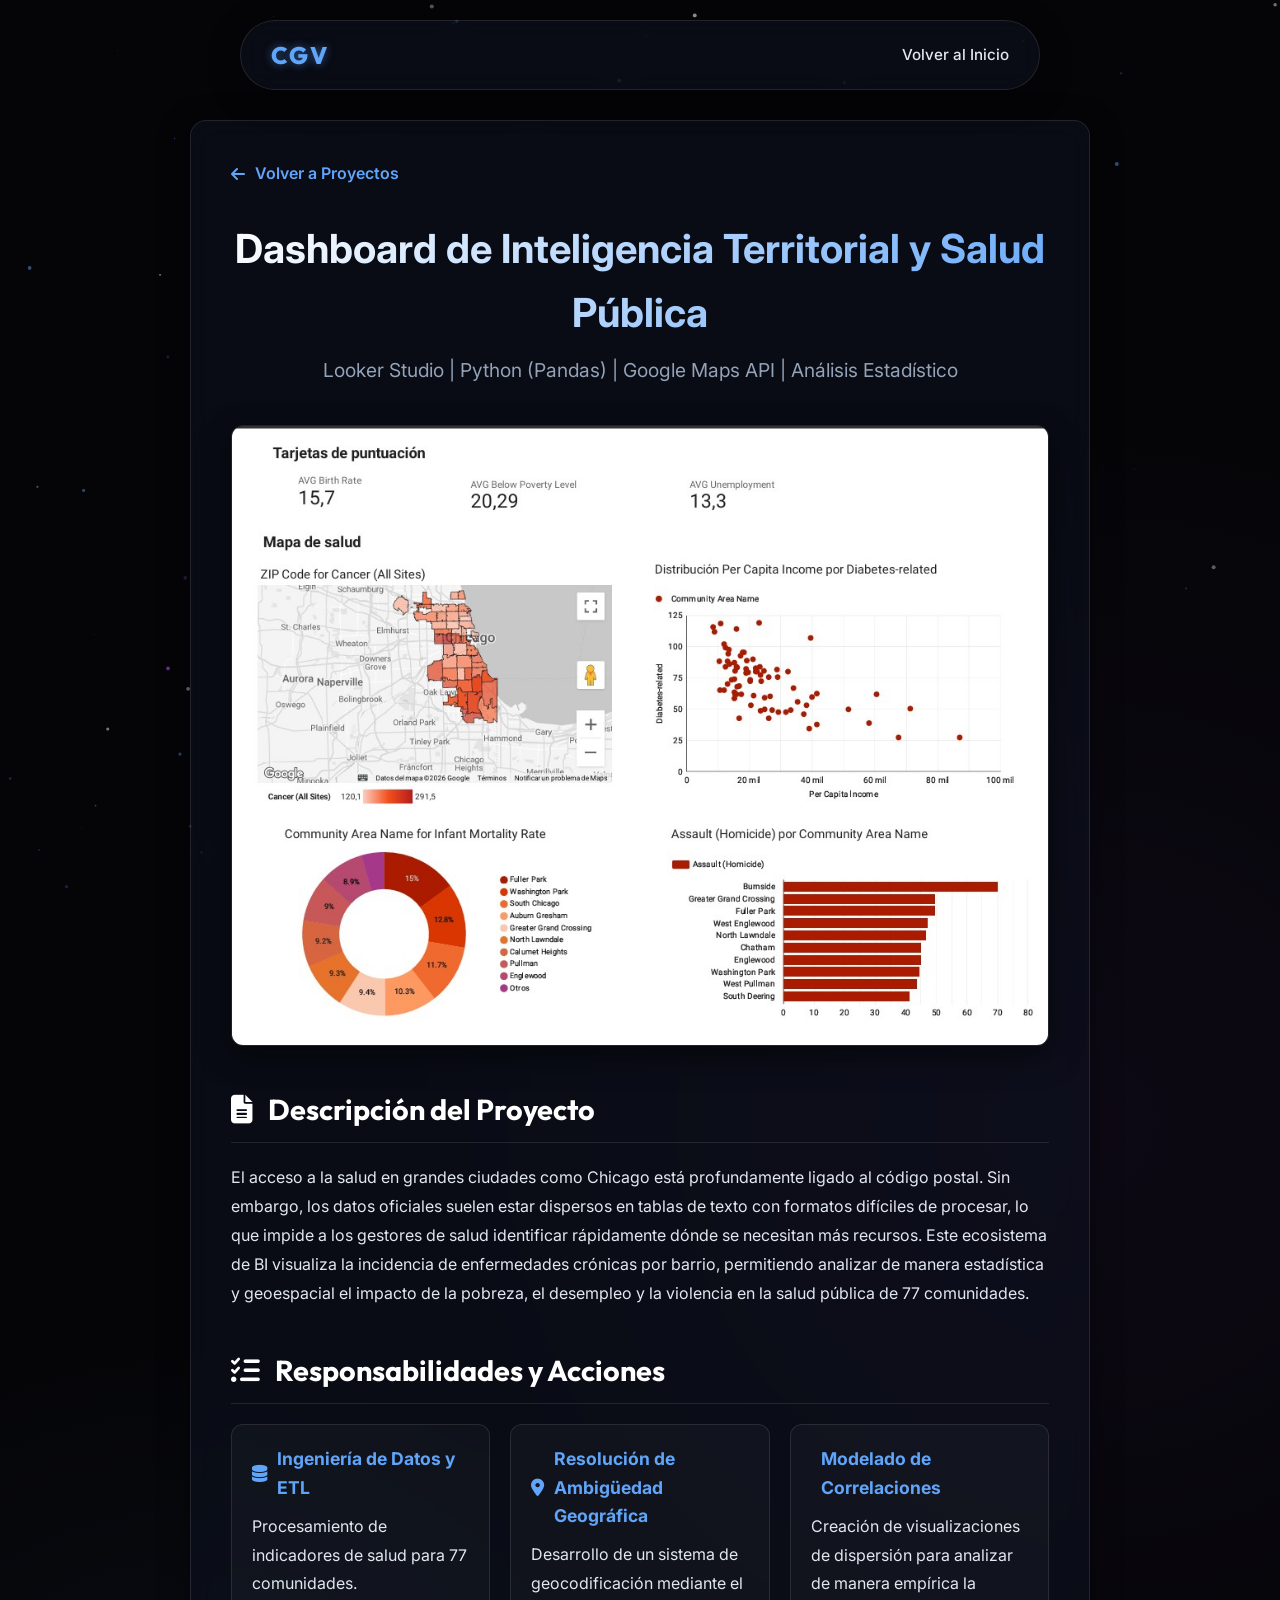
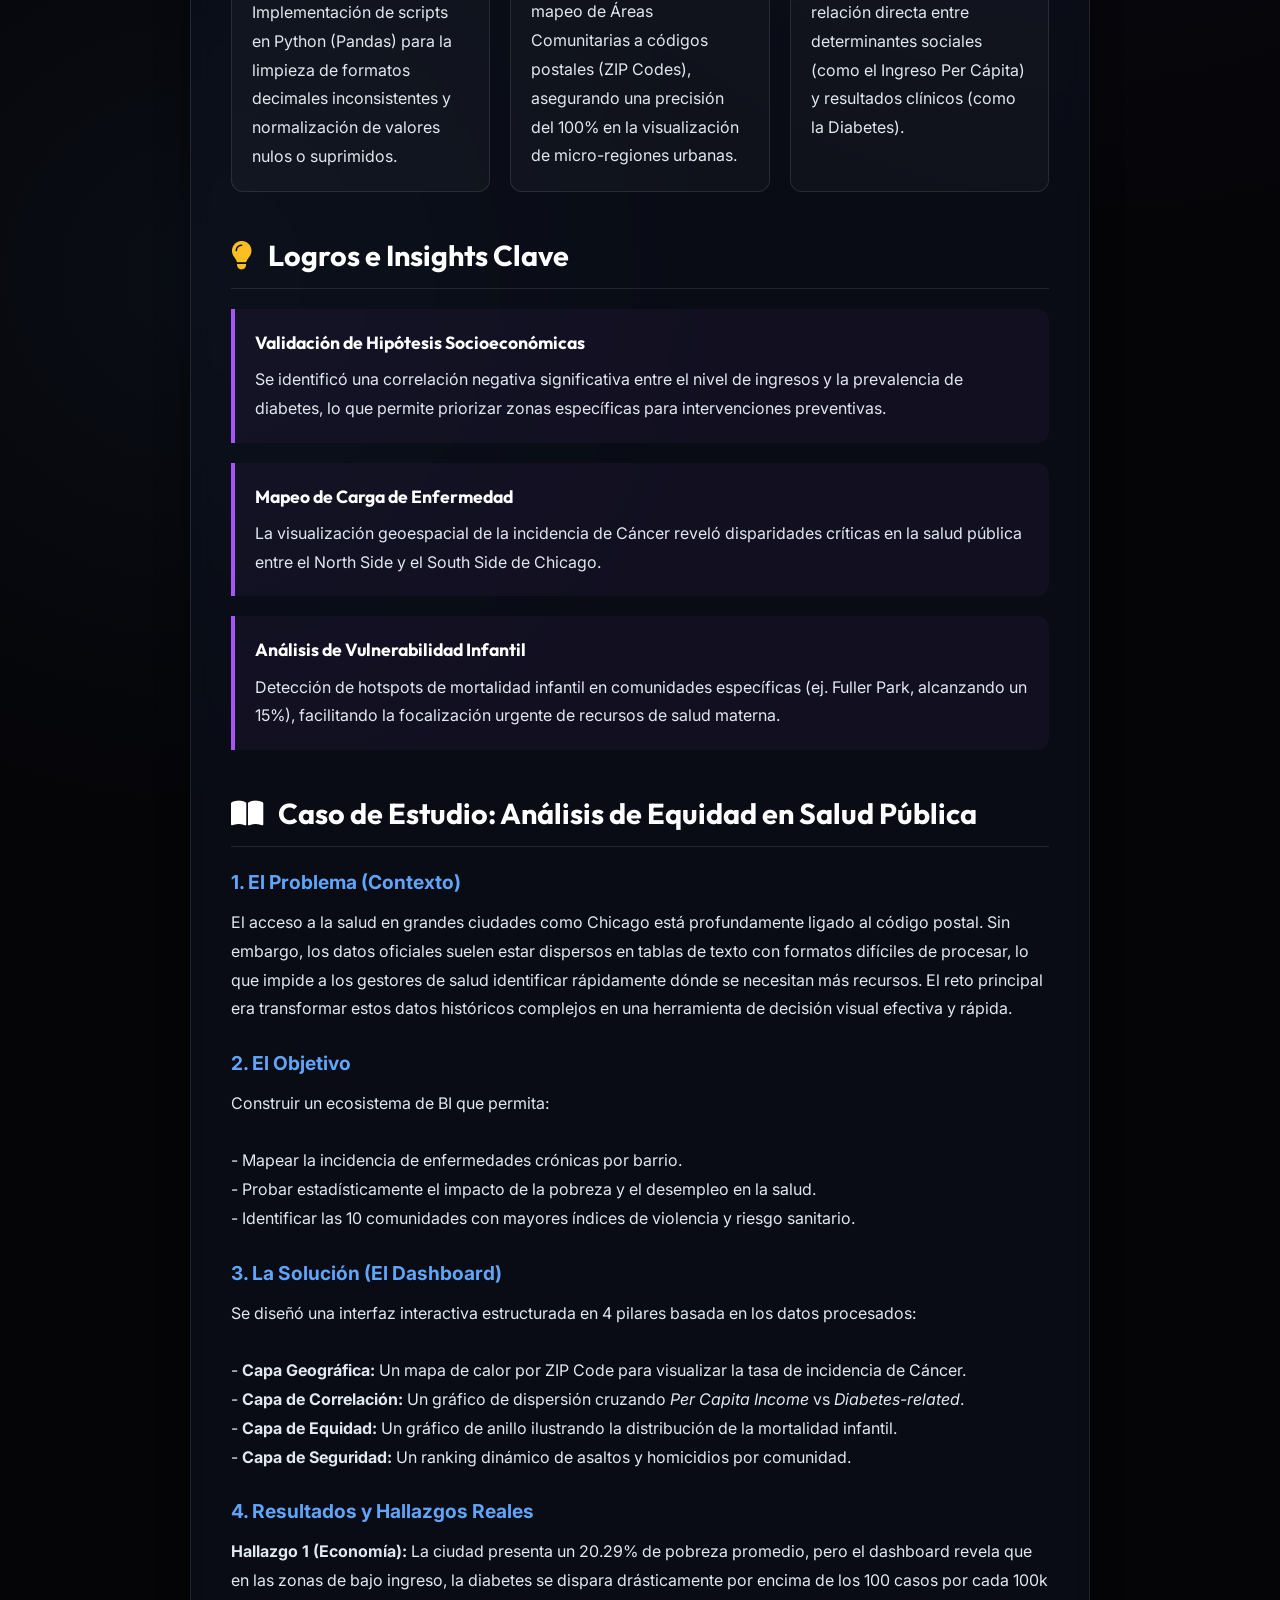
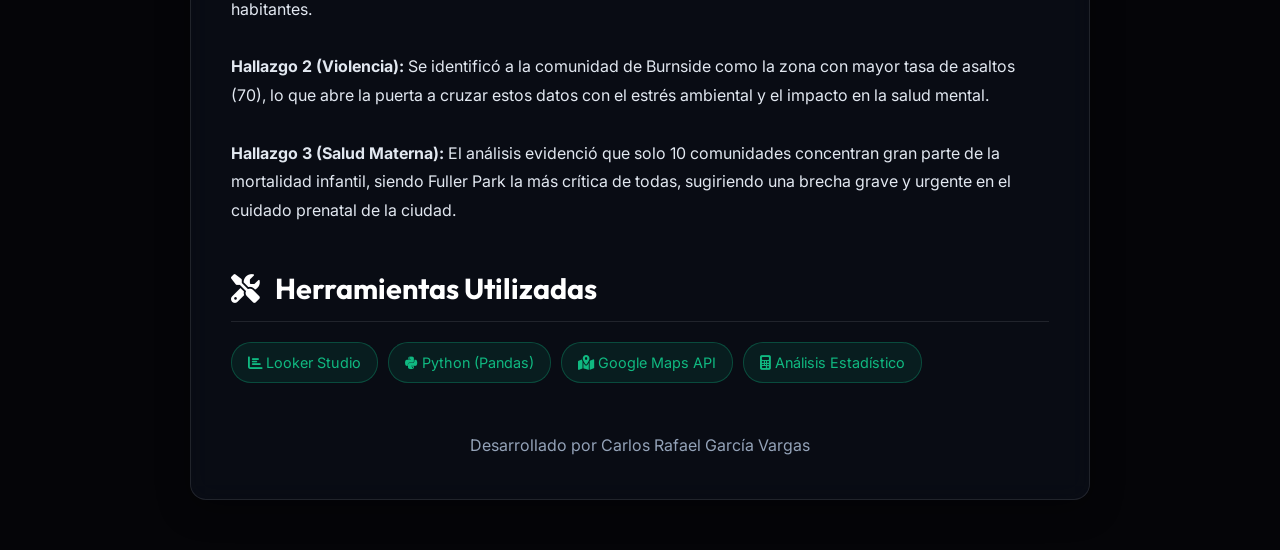
<file: looker-project-4.html>
<!DOCTYPE html>
<html lang="es">

<head>
    <meta charset="UTF-8">
    <meta name="viewport" content="width=device-width, initial-scale=1.0">
    <title>Looker Dashboard - Inteligencia Territorial y Salud Pública</title>
    <link
        href="https://fonts.googleapis.com/css2?family=Outfit:wght@300;400;600;800&family=Inter:wght@400;500;700&display=swap"
        rel="stylesheet">
    <link rel="stylesheet" href="style.css">
    <link rel="stylesheet" href="https://cdnjs.cloudflare.com/ajax/libs/font-awesome/6.4.0/css/all.min.css">
    <style>
        .details-container {
            max-width: 900px;
            margin: 120px auto 50px;
            padding: 40px;
        }

        .back-link {
            display: inline-flex;
            align-items: center;
            gap: 10px;
            color: var(--accent);
            text-decoration: none;
            font-weight: 600;
            margin-bottom: 30px;
            transition: transform 0.3s ease;
        }

        .back-link:hover {
            transform: translateX(-5px);
        }

        .project-header {
            margin-bottom: 40px;
            text-align: center;
        }

        .project-title {
            font-size: 2.5rem;
            margin-bottom: 10px;
            background: linear-gradient(135deg, #fff, var(--accent));
            -webkit-background-clip: text;
            -webkit-text-fill-color: transparent;
        }

        .project-tagline {
            color: var(--text-muted);
            font-size: 1.2rem;
            margin-bottom: 30px;
        }

        .project-image-container {
            width: 100%;
            border-radius: 12px;
            overflow: hidden;
            margin-bottom: 40px;
            border: 1px solid var(--glass-border);
            box-shadow: 0 10px 30px rgba(0, 0, 0, 0.5);
            background: rgba(0, 0, 0, 0.2);
            text-align: center;
        }

        .project-image-container img {
            width: 100%;
            height: auto;
            display: block;
        }

        .content-section {
            margin-bottom: 40px;
        }

        .content-section h3 {
            font-family: var(--font-heading);
            font-size: 1.8rem;
            color: #fff;
            margin-bottom: 20px;
            display: flex;
            align-items: center;
            gap: 15px;
            border-bottom: 1px solid var(--glass-border);
            padding-bottom: 10px;
        }

        .content-section p {
            line-height: 1.8;
            color: var(--text-main);
        }

        .feature-grid {
            display: grid;
            grid-template-columns: repeat(auto-fit, minmax(250px, 1fr));
            gap: 20px;
            margin-top: 20px;
        }

        .feature-item {
            padding: 20px;
            background: rgba(255, 255, 255, 0.03);
            border: 1px solid var(--glass-border);
            border-radius: 12px;
            transition: transform 0.3s ease;
        }

        .feature-item:hover {
            transform: translateY(-5px);
            border-color: rgba(96, 165, 250, 0.3);
        }

        .feature-item h4 {
            color: var(--accent);
            margin-bottom: 10px;
            font-size: 1.1rem;
            display: flex;
            align-items: center;
            gap: 10px;
        }

        .tech-tags {
            display: flex;
            flex-wrap: wrap;
            gap: 10px;
            margin-top: 20px;
        }

        .tech-tag {
            padding: 8px 16px;
            background: rgba(16, 185, 129, 0.1);
            border: 1px solid rgba(16, 185, 129, 0.3);
            border-radius: 20px;
            font-size: 0.9rem;
            color: var(--accent-green);
        }

        .insights-list {
            list-style: none;
            margin-top: 20px;
        }

        .insights-list li {
            margin-bottom: 20px;
            padding: 20px;
            background: rgba(168, 85, 247, 0.05);
            border-left: 4px solid var(--accent-purple);
            border-radius: 0 12px 12px 0;
        }

        .insights-list h4 {
            color: #fff;
            margin-bottom: 8px;
            font-family: var(--font-heading);
            font-size: 1.1rem;
        }

        .case-study-list {
            list-style: none;
            margin-top: 20px;
            padding: 0;
        }

        .case-study-list li {
            margin-bottom: 25px;
        }

        .case-study-list h4 {
            color: var(--accent);
            margin-bottom: 10px;
            font-size: 1.2rem;
            display: flex;
            align-items: center;
            gap: 10px;
        }

        /* Tooltip de Código */
        .has-tooltip {
            position: relative;
            cursor: pointer;
        }

        .code-tooltip {
            position: absolute;
            top: 50%;
            left: 50%;
            transform: translate(-50%, -50%) scale(0.95);
            opacity: 0;
            visibility: hidden;
            width: 480px;
            max-width: 80vw;
            background: #1e1e1e !important;
            border: 1px solid var(--accent);
            border-radius: 8px;
            padding: 15px;
            z-index: 1000;
            transition: all 0.3s ease;
            box-shadow: 0 10px 40px rgba(0, 0, 0, 0.8);
            pointer-events: none;
        }

        .has-tooltip:hover .code-tooltip {
            opacity: 1;
            visibility: visible;
            transform: translate(-50%, -50%) scale(1);
        }

        .code-tooltip pre {
            margin: 0;
            white-space: pre-wrap;
            font-family: 'Consolas', 'Courier New', monospace;
            font-size: 0.85rem;
            color: #d4d4d4;
            line-height: 1.5;
            text-align: left;
        }

        .keyword {
            color: #569cd6;
        }

        .string {
            color: #ce9178;
        }

        .comment {
            color: #6a9955;
        }

        .method {
            color: #dcdcaa;
        }


        @media (max-width: 768px) {
            .project-title {
                font-size: 2rem;
            }

            .details-container {
                padding: 20px;
                margin-top: 80px;
            }
        }
    </style>
</head>

<body>
    <div id="particles-bg"></div>

    <nav class="navbar glass">
        <div class="nav-brand">CGV</div>
        <ul class="nav-links">
            <li><a href="index.html">Volver al Inicio</a></li>
        </ul>
    </nav>

    <main class="container">
        <div class="details-container glass fade-in visible">
            <a href="index.html#projects" class="back-link"><i class="fas fa-arrow-left"></i> Volver a Proyectos</a>

            <header class="project-header">
                <h1 class="project-title">Dashboard de Inteligencia Territorial y Salud Pública</h1>
                <p class="project-tagline">Looker Studio | Python (Pandas) | Google Maps API | Análisis Estadístico</p>
            </header>

            <!-- IMAGEN DEL PROYECTO -->
            <div class="project-image-container">
                <!-- URL IMAGEN AQUI: Reemplaza "URL_IMAGEN_AQUI.jpg" por la URL o ruta de tu imagen -->
                <img src="8888.jpg" alt="Dashboard Chicago Health Equity">
            </div>

            <section class="content-section">
                <h3><i class="fas fa-file-alt"></i> Descripción del Proyecto</h3>
                <p>El acceso a la salud en grandes ciudades como Chicago está profundamente ligado al código postal. Sin
                    embargo, los datos oficiales suelen estar dispersos en tablas de texto con formatos difíciles de
                    procesar, lo que impide a los gestores de salud identificar rápidamente dónde se necesitan más
                    recursos. Este ecosistema de BI visualiza la incidencia de enfermedades crónicas por barrio,
                    permitiendo analizar de manera estadística y geoespacial el impacto de la pobreza, el desempleo y la
                    violencia en la salud pública de 77 comunidades.</p>
            </section>

            <section class="content-section">
                <h3><i class="fas fa-tasks"></i> Responsabilidades y Acciones</h3>
                <div class="feature-grid">
                    <div class="feature-item">
                        <h4><i class="fas fa-database"></i> Ingeniería de Datos y ETL</h4>
                        <p>Procesamiento de indicadores de salud para 77 comunidades. Implementación de scripts en
                            Python (Pandas) para la limpieza de formatos decimales inconsistentes y normalización de
                            valores nulos o suprimidos.</p>
                    </div>
                    <div class="feature-item">
                        <h4><i class="fas fa-map-marker-alt"></i> Resolución de Ambigüedad Geográfica</h4>
                        <p>Desarrollo de un sistema de geocodificación mediante el mapeo de Áreas Comunitarias a códigos
                            postales (ZIP Codes), asegurando una precisión del 100% en la visualización de
                            micro-regiones urbanas.</p>
                    </div>
                    <div class="feature-item">
                        <h4><i class="fas fa-chart-scatter"></i> Modelado de Correlaciones</h4>
                        <p>Creación de visualizaciones de dispersión para analizar de manera empírica la relación
                            directa entre determinantes sociales (como el Ingreso Per Cápita) y resultados clínicos
                            (como la Diabetes).</p>
                    </div>
                </div>
            </section>

            <section class="content-section">
                <h3><i class="fas fa-lightbulb text-accent-gold"></i> Logros e Insights Clave</h3>
                <ul class="insights-list">
                    <li>
                        <h4>Validación de Hipótesis Socioeconómicas</h4>
                        <p>Se identificó una correlación negativa significativa entre el nivel de ingresos y la
                            prevalencia de diabetes, lo que permite priorizar zonas específicas para intervenciones
                            preventivas.</p>
                    </li>
                    <li>
                        <h4>Mapeo de Carga de Enfermedad</h4>
                        <p>La visualización geoespacial de la incidencia de Cáncer reveló disparidades críticas en la
                            salud pública entre el North Side y el South Side de Chicago.</p>
                    </li>
                    <li>
                        <h4>Análisis de Vulnerabilidad Infantil</h4>
                        <p>Detección de hotspots de mortalidad infantil en comunidades específicas (ej. Fuller Park,
                            alcanzando un 15%), facilitando la focalización urgente de recursos de salud materna.</p>
                    </li>
                </ul>
            </section>

            <section class="content-section">
                <h3><i class="fas fa-book-open"></i> Caso de Estudio: Análisis de Equidad en Salud Pública</h3>
                <ul class="case-study-list">
                    <li>
                        <h4>1. El Problema (Contexto)</h4>
                        <p>El acceso a la salud en grandes ciudades como Chicago está profundamente ligado al código
                            postal. Sin embargo, los datos oficiales suelen estar dispersos en tablas de texto con
                            formatos difíciles de procesar, lo que impide a los gestores de salud identificar
                            rápidamente dónde se necesitan más recursos. El reto principal era transformar estos datos
                            históricos complejos en una herramienta de decisión visual efectiva y rápida.</p>
                    </li>
                    <li>
                        <h4>2. El Objetivo</h4>
                        <p>Construir un ecosistema de BI que permita: <br><br>
                            - Mapear la incidencia de enfermedades crónicas por barrio. <br>
                            - Probar estadísticamente el impacto de la pobreza y el desempleo en la salud. <br>
                            - Identificar las 10 comunidades con mayores índices de violencia y riesgo sanitario.</p>
                    </li>
                    <li>
                        <h4>3. La Solución (El Dashboard)</h4>
                        <p>Se diseñó una interfaz interactiva estructurada en 4 pilares basada en los datos procesados:
                            <br><br>
                            - <strong>Capa Geográfica:</strong> Un mapa de calor por ZIP Code para visualizar la tasa de
                            incidencia de Cáncer. <br>
                            - <strong>Capa de Correlación:</strong> Un gráfico de dispersión cruzando <em>Per Capita
                                Income</em> vs <em>Diabetes-related</em>. <br>
                            - <strong>Capa de Equidad:</strong> Un gráfico de anillo ilustrando la distribución de la
                            mortalidad infantil. <br>
                            - <strong>Capa de Seguridad:</strong> Un ranking dinámico de asaltos y homicidios por
                            comunidad.
                        </p>
                    </li>
                    <li>
                        <h4>4. Resultados y Hallazgos Reales</h4>
                        <p><strong>Hallazgo 1 (Economía):</strong> La ciudad presenta un 20.29% de pobreza promedio,
                            pero el dashboard revela que en las zonas de bajo ingreso, la diabetes se dispara
                            drásticamente por encima de los 100 casos por cada 100k habitantes. <br><br>
                            <strong>Hallazgo 2 (Violencia):</strong> Se identificó a la comunidad de Burnside como la
                            zona con mayor tasa de asaltos (70), lo que abre la puerta a cruzar estos datos con el
                            estrés ambiental y el impacto en la salud mental. <br><br>
                            <strong>Hallazgo 3 (Salud Materna):</strong> El análisis evidenció que solo 10 comunidades
                            concentran gran parte de la mortalidad infantil, siendo Fuller Park la más crítica de todas,
                            sugiriendo una brecha grave y urgente en el cuidado prenatal de la ciudad.
                        </p>
                    </li>
                </ul>
            </section>

            <section class="content-section">
                <h3><i class="fas fa-tools"></i> Herramientas Utilizadas</h3>
                <div class="tech-tags">
                    <span class="tech-tag"><i class="fas fa-chart-bar"></i> Looker Studio</span>
                    <span class="tech-tag"><i class="fab fa-python"></i> Python (Pandas)</span>
                    <span class="tech-tag"><i class="fas fa-map-marked-alt"></i> Google Maps API</span>
                    <span class="tech-tag"><i class="fas fa-calculator"></i> Análisis Estadístico</span>
                </div>
            </section>

            <footer style="text-align: center; margin-top: 50px; color: var(--text-muted);">
                <p>Desarrollado por Carlos Rafael García Vargas</p>
            </footer>
        </div>
    </main>

    <script src="app.js"></script>
</body>

</html>
</file>
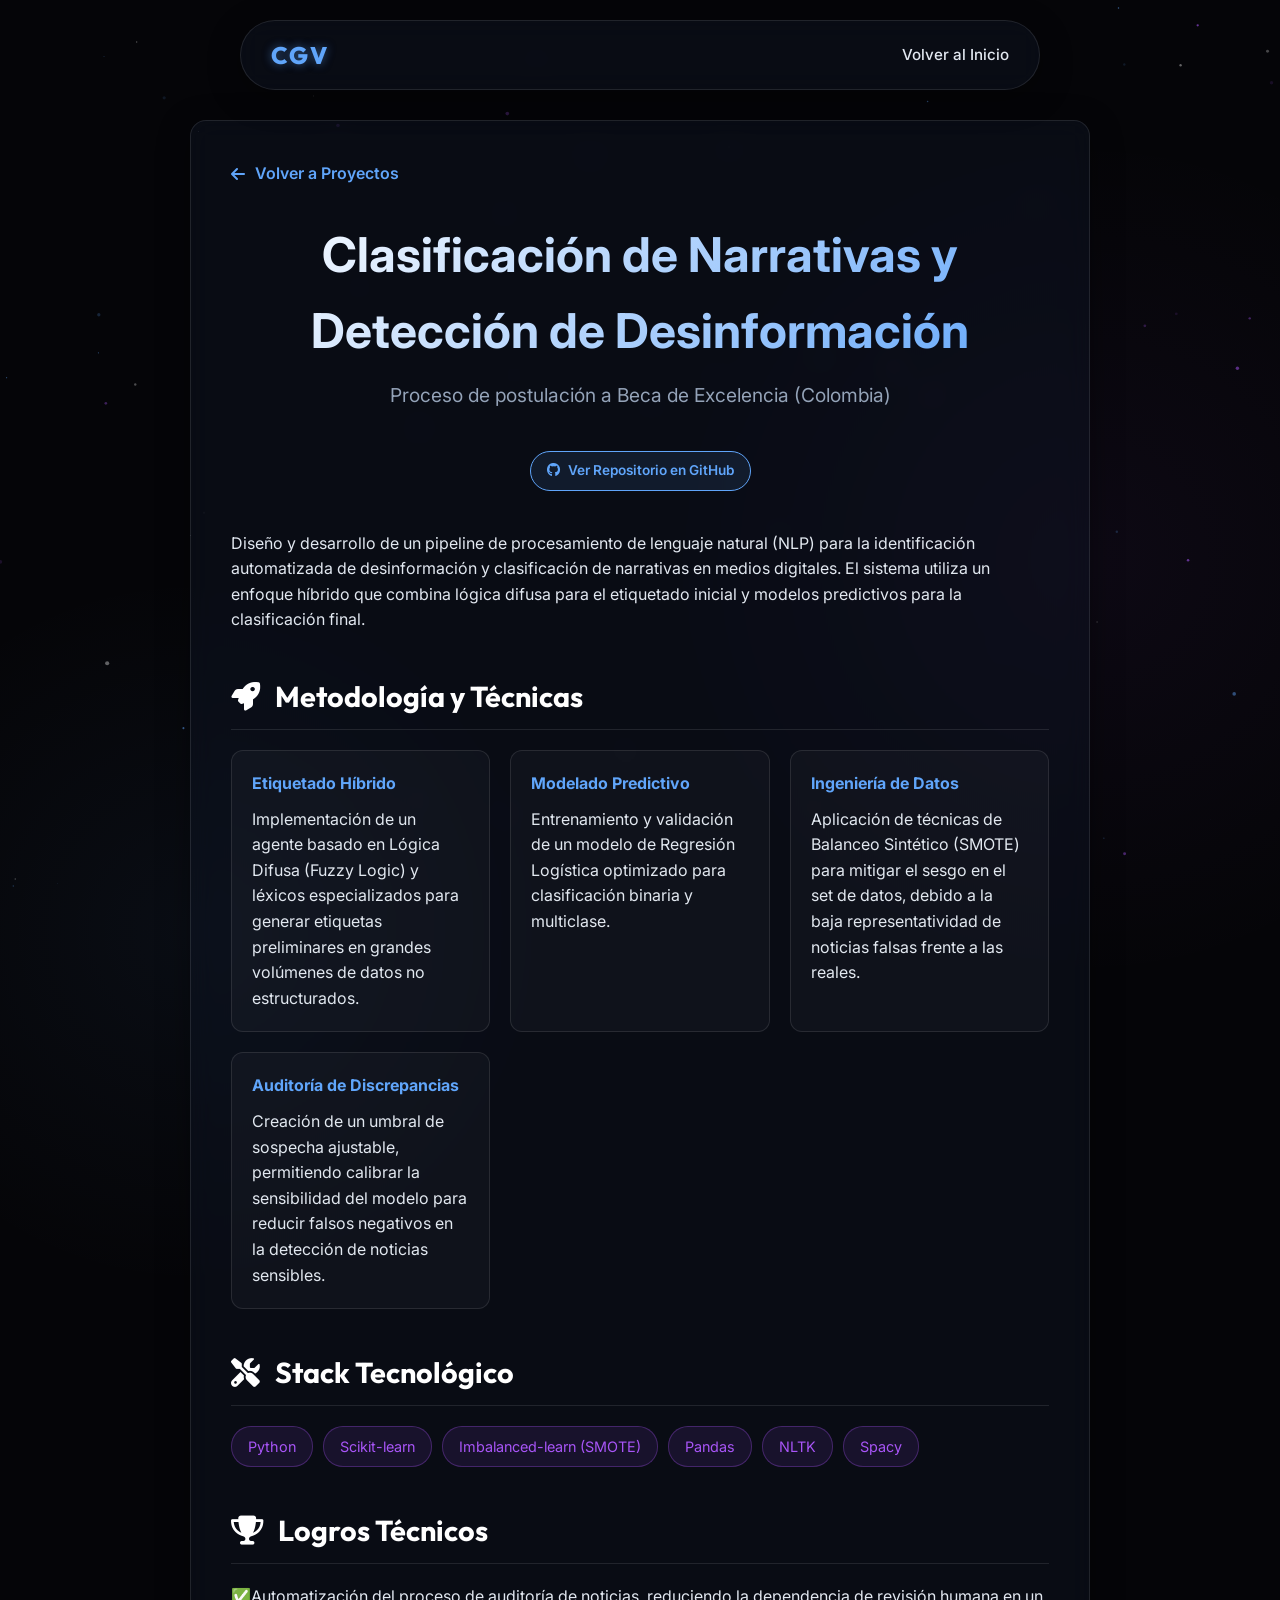
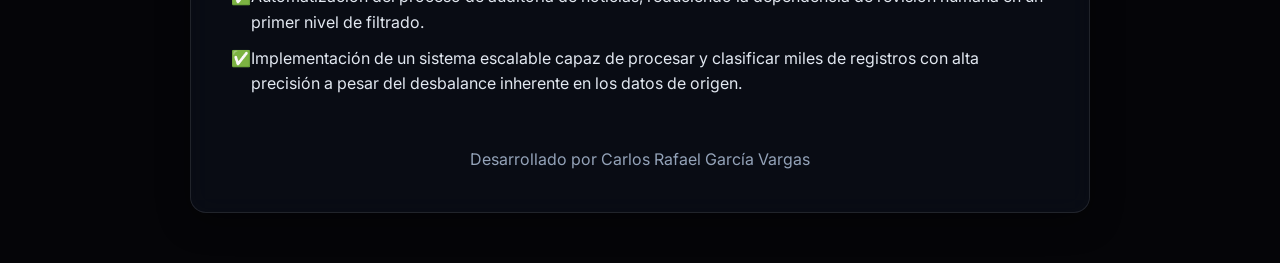
<file: nlp-desinformacion.html>
<!DOCTYPE html>
<html lang="es">

<head>
    <meta charset="UTF-8">
    <meta name="viewport" content="width=device-width, initial-scale=1.0">
    <title>Clasificación de Narrativas y Detección de Desinformación</title>
    <link
        href="https://fonts.googleapis.com/css2?family=Outfit:wght@300;400;600;800&family=Inter:wght@400;500;700&display=swap"
        rel="stylesheet">
    <link rel="stylesheet" href="style.css">
    <link rel="stylesheet" href="https://cdnjs.cloudflare.com/ajax/libs/font-awesome/6.4.0/css/all.min.css">
    <style>
        .details-container {
            max-width: 900px;
            margin: 120px auto 50px;
            padding: 40px;
        }

        .back-link {
            display: inline-flex;
            align-items: center;
            gap: 10px;
            color: var(--accent);
            text-decoration: none;
            font-weight: 600;
            margin-bottom: 30px;
            transition: transform 0.3s ease;
        }

        .back-link:hover {
            transform: translateX(-5px);
        }

        .project-header {
            margin-bottom: 40px;
            text-align: center;
        }

        .project-title {
            font-size: 3rem;
            margin-bottom: 10px;
            background: linear-gradient(135deg, #fff, var(--accent));
            -webkit-background-clip: text;
            -webkit-text-fill-color: transparent;
        }

        .project-tagline {
            color: var(--text-muted);
            font-size: 1.2rem;
        }

        .content-section {
            margin-bottom: 40px;
        }

        .content-section h3 {
            font-family: var(--font-heading);
            font-size: 1.8rem;
            color: #fff;
            margin-bottom: 20px;
            display: flex;
            align-items: center;
            gap: 15px;
            border-bottom: 1px solid var(--glass-border);
            padding-bottom: 10px;
        }

        .feature-grid {
            display: grid;
            grid-template-columns: repeat(auto-fit, minmax(250px, 1fr));
            gap: 20px;
        }

        .feature-item {
            padding: 20px;
            background: rgba(255, 255, 255, 0.03);
            border: 1px solid var(--glass-border);
            border-radius: 12px;
        }

        .feature-item h4 {
            color: var(--accent);
            margin-bottom: 10px;
        }

        .tech-tags {
            display: flex;
            flex-wrap: wrap;
            gap: 10px;
        }

        .tech-tag {
            padding: 8px 16px;
            background: rgba(168, 85, 247, 0.1);
            border: 1px solid rgba(168, 85, 247, 0.3);
            border-radius: 20px;
            font-size: 0.9rem;
            color: var(--accent-purple);
        }

        .structure-list {
            list-style: none;
        }

        .structure-list li {
            margin-bottom: 10px;
            padding-left: 20px;
            position: relative;
        }

        .structure-list li::before {
            content: '✅';
            position: absolute;
            left: 0;
        }

        @media (max-width: 768px) {
            .project-title {
                font-size: 2.2rem;
            }
            .details-container {
                padding: 20px;
                margin-top: 80px;
            }
        }
    </style>
</head>

<body>
    <div id="particles-bg"></div>

    <nav class="navbar glass">
        <div class="nav-brand">CGV</div>
        <ul class="nav-links">
            <li><a href="index.html">Volver al Inicio</a></li>
        </ul>
    </nav>

    <main class="container">
        <div class="details-container glass fade-in visible">
            <a href="index.html#projects" class="back-link"><i class="fas fa-arrow-left"></i> Volver a Proyectos</a>

            <header class="project-header">
                <h1 class="project-title">Clasificación de Narrativas y Detección de Desinformación</h1>
                <p class="project-tagline">Proceso de postulación a Beca de Excelencia (Colombia)</p>
                <div style="margin-top: 25px;">
                    <a href="https://github.com/crgv7/clasificadorDesinformacion" target="_blank" class="btn-project">
                        <i class="fab fa-github"></i> Ver Repositorio en GitHub
                    </a>
                </div>
            </header>

            <section class="content-section">
                <p>Diseño y desarrollo de un pipeline de procesamiento de lenguaje natural (NLP) para la identificación automatizada de desinformación y clasificación de narrativas en medios digitales. El sistema utiliza un enfoque híbrido que combina lógica difusa para el etiquetado inicial y modelos predictivos para la clasificación final.</p>
            </section>

            <section class="content-section">
                <h3><i class="fas fa-rocket"></i> Metodología y Técnicas</h3>
                <div class="feature-grid">
                    <div class="feature-item">
                        <h4>Etiquetado Híbrido</h4>
                        <p>Implementación de un agente basado en Lógica Difusa (Fuzzy Logic) y léxicos especializados para generar etiquetas preliminares en grandes volúmenes de datos no estructurados.</p>
                    </div>
                    <div class="feature-item">
                        <h4>Modelado Predictivo</h4>
                        <p>Entrenamiento y validación de un modelo de Regresión Logística optimizado para clasificación binaria y multiclase.</p>
                    </div>
                    <div class="feature-item">
                        <h4>Ingeniería de Datos</h4>
                        <p>Aplicación de técnicas de Balanceo Sintético (SMOTE) para mitigar el sesgo en el set de datos, debido a la baja representatividad de noticias falsas frente a las reales.</p>
                    </div>
                    <div class="feature-item">
                        <h4>Auditoría de Discrepancias</h4>
                        <p>Creación de un umbral de sospecha ajustable, permitiendo calibrar la sensibilidad del modelo para reducir falsos negativos en la detección de noticias sensibles.</p>
                    </div>
                </div>
            </section>

            <section class="content-section">
                <h3><i class="fas fa-tools"></i> Stack Tecnológico</h3>
                <div class="tech-tags">
                    <span class="tech-tag">Python</span>
                    <span class="tech-tag">Scikit-learn</span>
                    <span class="tech-tag">Imbalanced-learn (SMOTE)</span>
                    <span class="tech-tag">Pandas</span>
                    <span class="tech-tag">NLTK</span>
                    <span class="tech-tag">Spacy</span>
                </div>
            </section>

            <section class="content-section">
                <h3><i class="fas fa-trophy"></i> Logros Técnicos</h3>
                <ul class="structure-list">
                    <li>Automatización del proceso de auditoría de noticias, reduciendo la dependencia de revisión humana en un primer nivel de filtrado.</li>
                    <li>Implementación de un sistema escalable capaz de procesar y clasificar miles de registros con alta precisión a pesar del desbalance inherente en los datos de origen.</li>
                </ul>
            </section>

            <footer style="text-align: center; margin-top: 50px; color: var(--text-muted);">
                <p>Desarrollado por Carlos Rafael García Vargas</p>
            </footer>
        </div>
    </main>

    <script src="app.js"></script>
</body>

</html>
</file>
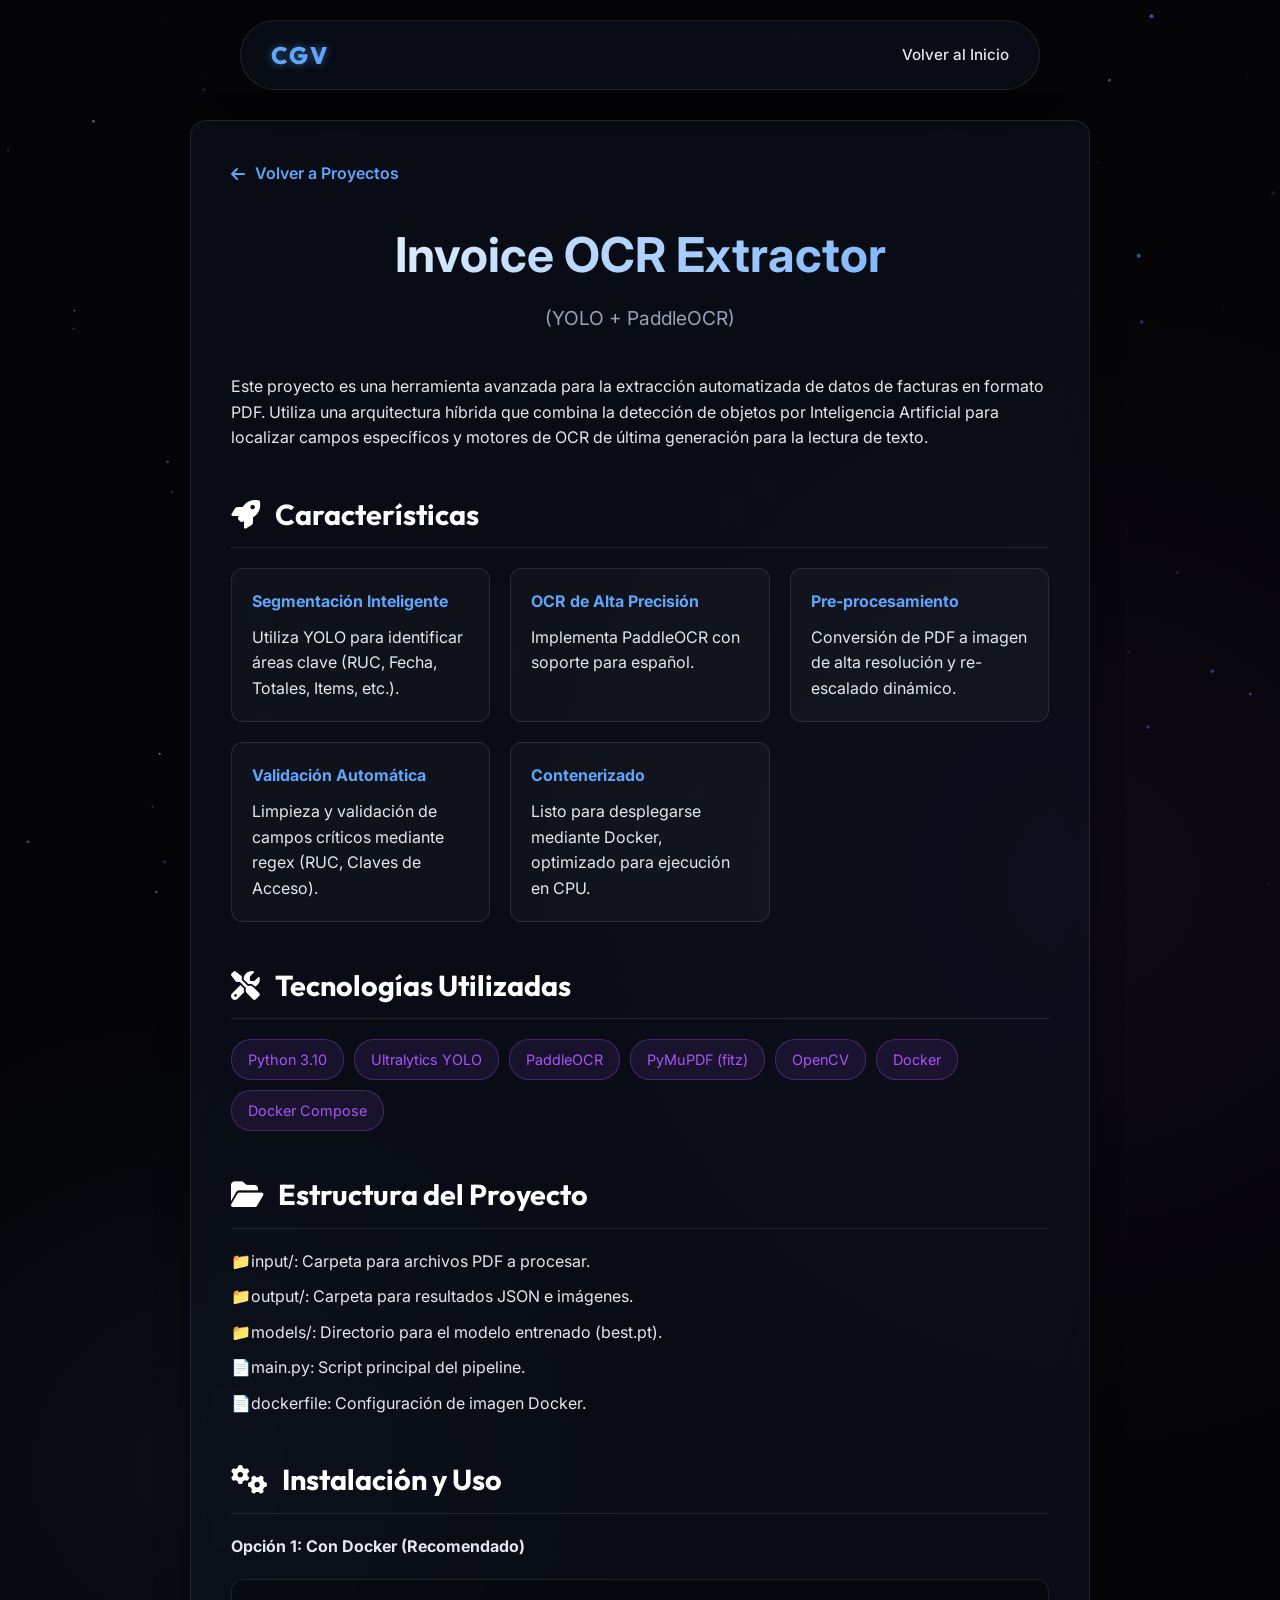
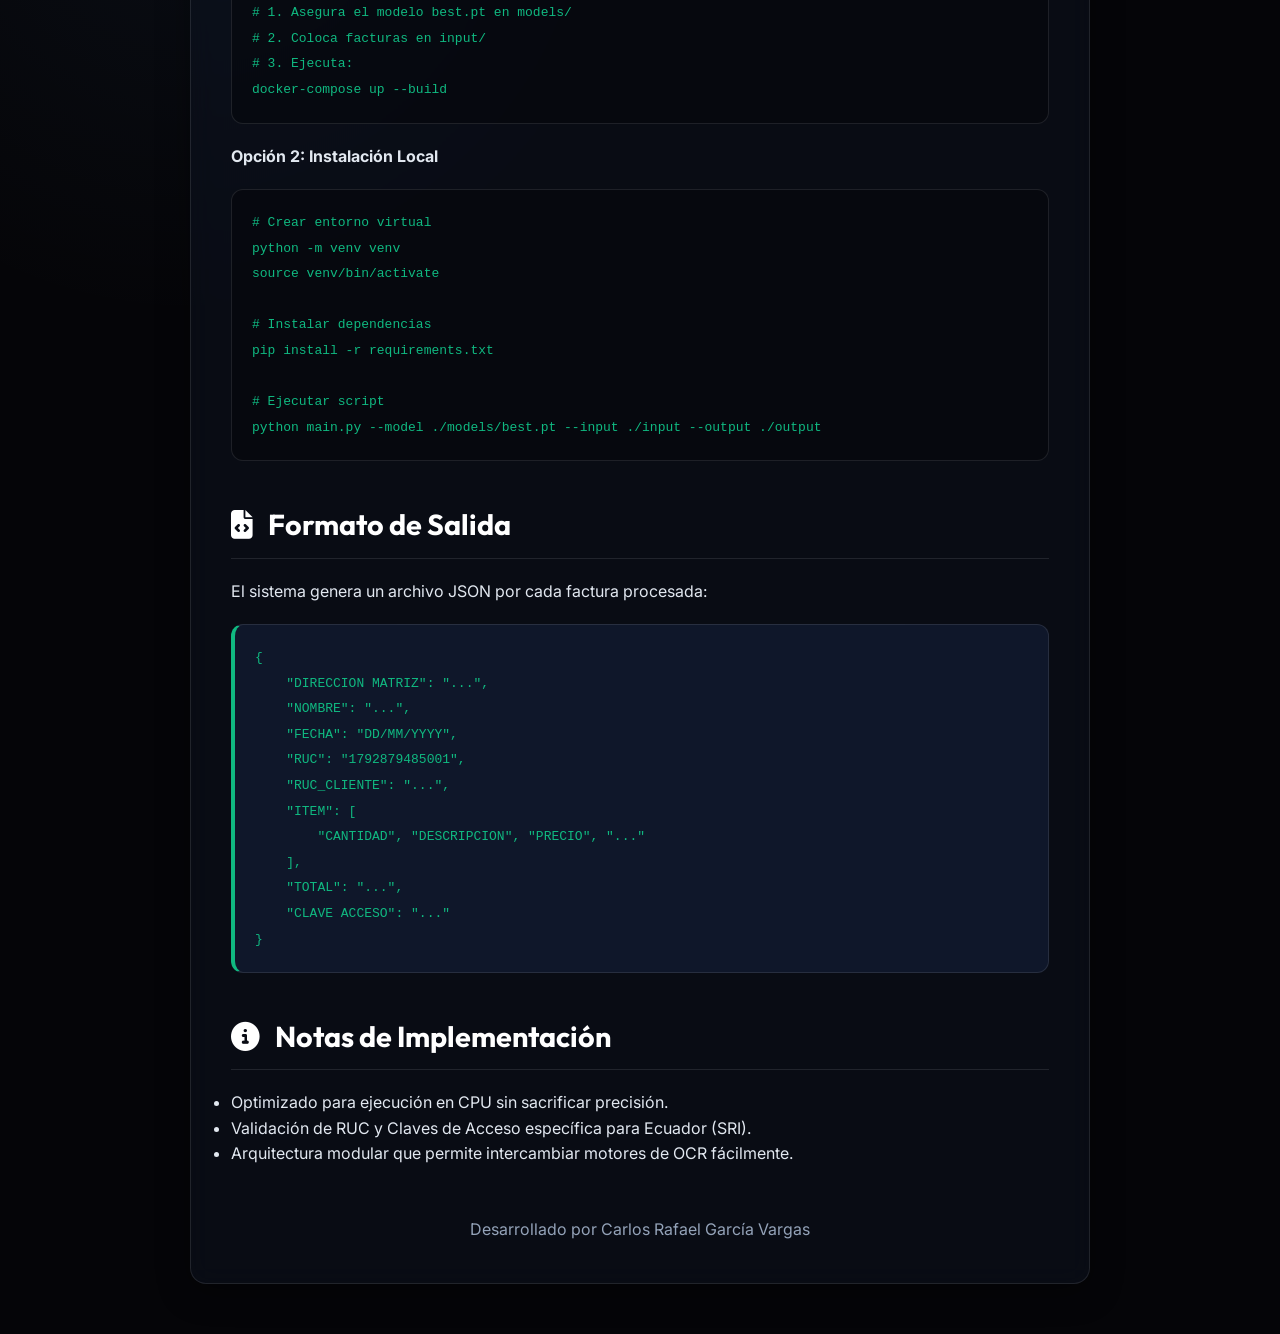
<file: ocr-details.html>
<!DOCTYPE html>
<html lang="es">

<head>
    <meta charset="UTF-8">
    <meta name="viewport" content="width=device-width, initial-scale=1.0">
    <title>OCR Invoice Extractor - Detalles del Proyecto</title>
    <link
        href="https://fonts.googleapis.com/css2?family=Outfit:wght@300;400;600;800&family=Inter:wght@400;500;700&display=swap"
        rel="stylesheet">
    <link rel="stylesheet" href="style.css">
    <link rel="stylesheet" href="https://cdnjs.cloudflare.com/ajax/libs/font-awesome/6.4.0/css/all.min.css">
    <style>
        .details-container {
            max-width: 900px;
            margin: 120px auto 50px;
            padding: 40px;
        }

        .back-link {
            display: inline-flex;
            align-items: center;
            gap: 10px;
            color: var(--accent);
            text-decoration: none;
            font-weight: 600;
            margin-bottom: 30px;
            transition: transform 0.3s ease;
        }

        .back-link:hover {
            transform: translateX(-5px);
        }

        .project-header {
            margin-bottom: 40px;
            text-align: center;
        }

        .project-title {
            font-size: 3rem;
            margin-bottom: 10px;
            background: linear-gradient(135deg, #fff, var(--accent));
            -webkit-background-clip: text;
            -webkit-text-fill-color: transparent;
        }

        .project-tagline {
            color: var(--text-muted);
            font-size: 1.2rem;
        }

        .content-section {
            margin-bottom: 40px;
        }

        .content-section h3 {
            font-family: var(--font-heading);
            font-size: 1.8rem;
            color: #fff;
            margin-bottom: 20px;
            display: flex;
            align-items: center;
            gap: 15px;
            border-bottom: 1px solid var(--glass-border);
            padding-bottom: 10px;
        }

        .feature-grid {
            display: grid;
            grid-template-columns: repeat(auto-fit, minmax(250px, 1fr));
            gap: 20px;
        }

        .feature-item {
            padding: 20px;
            background: rgba(255, 255, 255, 0.03);
            border: 1px solid var(--glass-border);
            border-radius: 12px;
        }

        .feature-item h4 {
            color: var(--accent);
            margin-bottom: 10px;
        }

        .tech-tags {
            display: flex;
            flex-wrap: wrap;
            gap: 10px;
        }

        .tech-tag {
            padding: 8px 16px;
            background: rgba(168, 85, 247, 0.1);
            border: 1px solid rgba(168, 85, 247, 0.3);
            border-radius: 20px;
            font-size: 0.9rem;
            color: var(--accent-purple);
        }

        pre {
            background: rgba(0, 0, 0, 0.3);
            padding: 20px;
            border-radius: 12px;
            overflow-x: auto;
            border: 1px solid var(--glass-border);
            margin: 20px 0;
            color: #cbd5e1;
            font-family: 'Courier New', Courier, monospace;
        }

        code {
            color: var(--accent-green);
        }

        .structure-list {
            list-style: none;
        }

        .structure-list li {
            margin-bottom: 10px;
            padding-left: 20px;
            position: relative;
        }

        .structure-list li::before {
            content: '📁';
            position: absolute;
            left: 0;
        }

        .structure-list li.file::before {
            content: '📄';
        }

        .output-preview {
            background: #0f172a;
            border-left: 4px solid var(--accent-green);
        }

        @media (max-width: 768px) {
            .project-title {
                font-size: 2.2rem;
            }
            .details-container {
                padding: 20px;
                margin-top: 80px;
            }
        }
    </style>
</head>

<body>
    <div id="particles-bg"></div>

    <nav class="navbar glass">
        <div class="nav-brand">CGV</div>
        <ul class="nav-links">
            <li><a href="index.html">Volver al Inicio</a></li>
        </ul>
    </nav>

    <main class="container">
        <div class="details-container glass fade-in visible">
            <a href="index.html#projects" class="back-link"><i class="fas fa-arrow-left"></i> Volver a Proyectos</a>

            <header class="project-header">
                <h1 class="project-title">Invoice OCR Extractor</h1>
                <p class="project-tagline">(YOLO + PaddleOCR)</p>
            </header>

            <section class="content-section">
                <p>Este proyecto es una herramienta avanzada para la extracción automatizada de datos de facturas en formato PDF. Utiliza una arquitectura híbrida que combina la detección de objetos por Inteligencia Artificial para localizar campos específicos y motores de OCR de última generación para la lectura de texto.</p>
            </section>

            <section class="content-section">
                <h3><i class="fas fa-rocket"></i> Características</h3>
                <div class="feature-grid">
                    <div class="feature-item">
                        <h4>Segmentación Inteligente</h4>
                        <p>Utiliza YOLO para identificar áreas clave (RUC, Fecha, Totales, Items, etc.).</p>
                    </div>
                    <div class="feature-item">
                        <h4>OCR de Alta Precisión</h4>
                        <p>Implementa PaddleOCR con soporte para español.</p>
                    </div>
                    <div class="feature-item">
                        <h4>Pre-procesamiento</h4>
                        <p>Conversión de PDF a imagen de alta resolución y re-escalado dinámico.</p>
                    </div>
                    <div class="feature-item">
                        <h4>Validación Automática</h4>
                        <p>Limpieza y validación de campos críticos mediante regex (RUC, Claves de Acceso).</p>
                    </div>
                    <div class="feature-item">
                        <h4>Contenerizado</h4>
                        <p>Listo para desplegarse mediante Docker, optimizado para ejecución en CPU.</p>
                    </div>
                </div>
            </section>

            <section class="content-section">
                <h3><i class="fas fa-tools"></i> Tecnologías Utilizadas</h3>
                <div class="tech-tags">
                    <span class="tech-tag">Python 3.10</span>
                    <span class="tech-tag">Ultralytics YOLO</span>
                    <span class="tech-tag">PaddleOCR</span>
                    <span class="tech-tag">PyMuPDF (fitz)</span>
                    <span class="tech-tag">OpenCV</span>
                    <span class="tech-tag">Docker</span>
                    <span class="tech-tag">Docker Compose</span>
                </div>
            </section>

            <section class="content-section">
                <h3><i class="fas fa-folder-open"></i> Estructura del Proyecto</h3>
                <ul class="structure-list">
                    <li>input/: Carpeta para archivos PDF a procesar.</li>
                    <li>output/: Carpeta para resultados JSON e imágenes.</li>
                    <li>models/: Directorio para el modelo entrenado (best.pt).</li>
                    <li class="file">main.py: Script principal del pipeline.</li>
                    <li class="file">dockerfile: Configuración de imagen Docker.</li>
                </ul>
            </section>

            <section class="content-section">
                <h3><i class="fas fa-cogs"></i> Instalación y Uso</h3>
                <h4>Opción 1: Con Docker (Recomendado)</h4>
                <pre><code># 1. Asegura el modelo best.pt en models/
# 2. Coloca facturas en input/
# 3. Ejecuta:
docker-compose up --build</code></pre>
                
                <h4>Opción 2: Instalación Local</h4>
                <pre><code># Crear entorno virtual
python -m venv venv
source venv/bin/activate

# Instalar dependencias
pip install -r requirements.txt

# Ejecutar script
python main.py --model ./models/best.pt --input ./input --output ./output</code></pre>
            </section>

            <section class="content-section">
                <h3><i class="fas fa-file-code"></i> Formato de Salida</h3>
                <p>El sistema genera un archivo JSON por cada factura procesada:</p>
                <pre class="output-preview"><code>{
    "DIRECCION MATRIZ": "...",
    "NOMBRE": "...",
    "FECHA": "DD/MM/YYYY",
    "RUC": "1792879485001",
    "RUC_CLIENTE": "...",
    "ITEM": [
        "CANTIDAD", "DESCRIPCION", "PRECIO", "..."
    ],
    "TOTAL": "...",
    "CLAVE ACCESO": "..."
}</code></pre>
            </section>

            <section class="content-section">
                <h3><i class="fas fa-info-circle"></i> Notas de Implementación</h3>
                <ul>
                    <li>Optimizado para ejecución en CPU sin sacrificar precisión.</li>
                    <li>Validación de RUC y Claves de Acceso específica para Ecuador (SRI).</li>
                    <li>Arquitectura modular que permite intercambiar motores de OCR fácilmente.</li>
                </ul>
            </section>

            <footer style="text-align: center; margin-top: 50px; color: var(--text-muted);">
                <p>Desarrollado por Carlos Rafael García Vargas</p>
            </footer>
        </div>
    </main>

    <script src="app.js"></script>
</body>

</html>
</file>
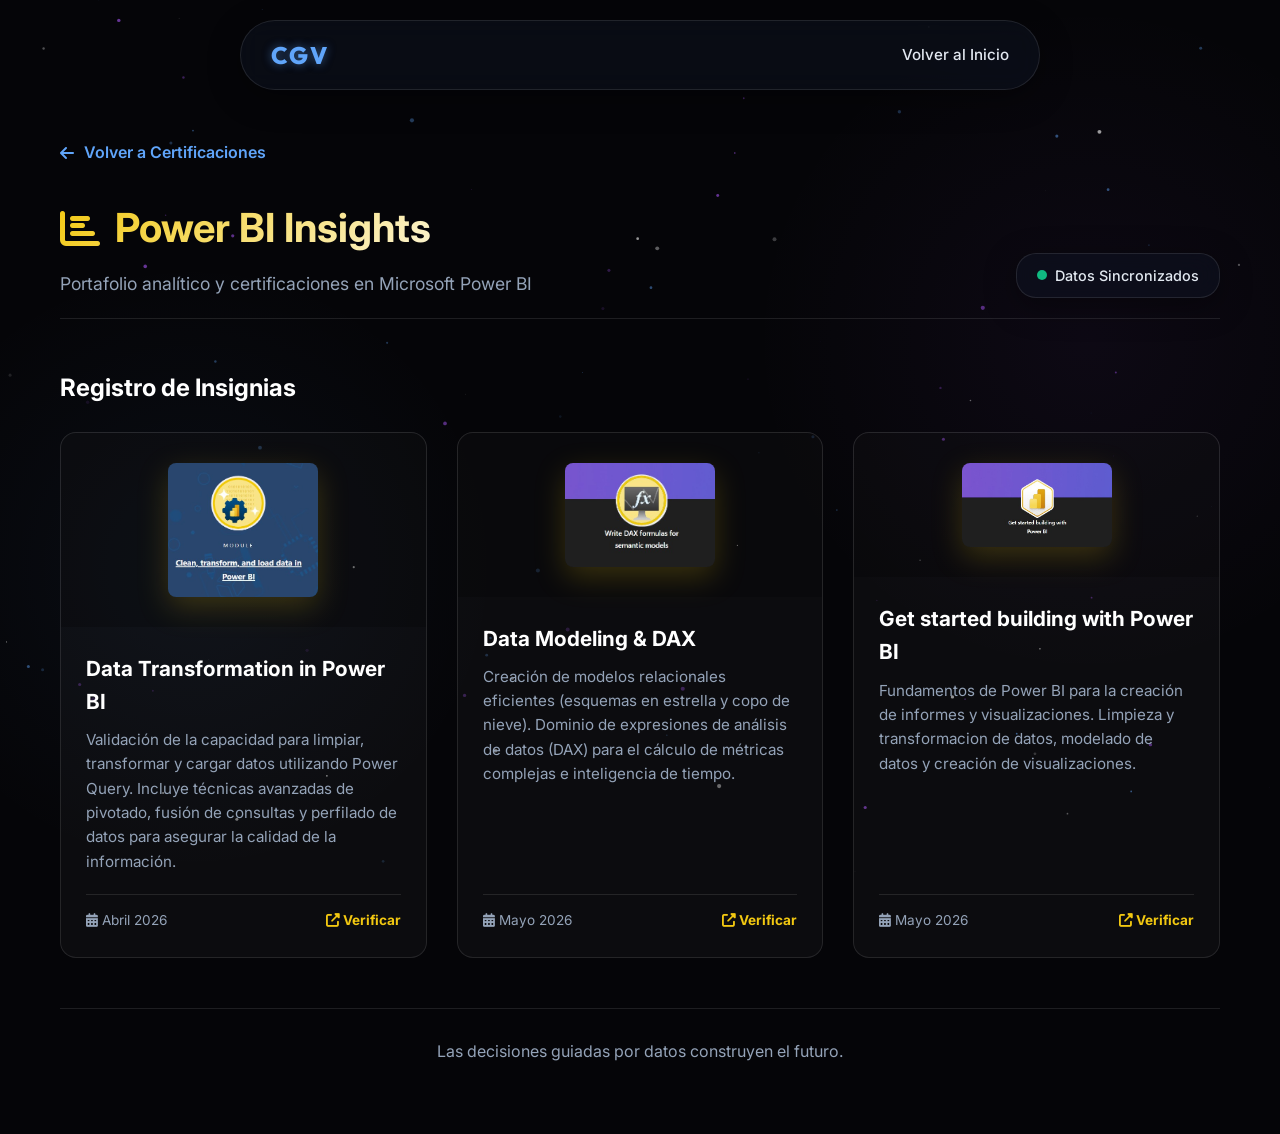
<file: powerbi-badges.html>
<!DOCTYPE html>
<html lang="es">

<head>
    <meta charset="UTF-8">
    <meta name="viewport" content="width=device-width, initial-scale=1.0">
    <title>Power BI - Logros y Certificaciones</title>
    <link
        href="https://fonts.googleapis.com/css2?family=Outfit:wght@300;400;600;800&family=Inter:wght@400;500;700&display=swap"
        rel="stylesheet">
    <link rel="stylesheet" href="style.css">
    <link rel="stylesheet" href="https://cdnjs.cloudflare.com/ajax/libs/font-awesome/6.4.0/css/all.min.css">
    <style>
        .dashboard-wrapper {
            max-width: 1200px;
            margin: 120px auto 50px;
            padding: 20px;
        }

        .back-link {
            display: inline-flex;
            align-items: center;
            gap: 10px;
            color: var(--accent);
            text-decoration: none;
            font-weight: 600;
            margin-bottom: 30px;
            transition: transform 0.3s ease;
        }

        .back-link:hover {
            transform: translateX(-5px);
        }

        .dashboard-header {
            display: flex;
            justify-content: space-between;
            align-items: flex-end;
            margin-bottom: 40px;
            border-bottom: 1px solid var(--glass-border);
            padding-bottom: 20px;
        }

        .dashboard-title h1 {
            font-size: 2.5rem;
            margin-bottom: 10px;
            background: linear-gradient(135deg, #f2c811, #fff);
            -webkit-background-clip: text;
            -webkit-text-fill-color: transparent;
            display: flex;
            align-items: center;
            gap: 15px;
        }

        .dashboard-title p {
            color: var(--text-muted);
            font-size: 1.1rem;
        }

        .kpi-grid {
            display: grid;
            grid-template-columns: repeat(auto-fit, minmax(200px, 1fr));
            gap: 20px;
            margin-bottom: 40px;
        }

        .kpi-card {
            background: rgba(255, 255, 255, 0.02);
            border: 1px solid var(--glass-border);
            border-radius: 12px;
            padding: 20px;
            position: relative;
            overflow: hidden;
            transition: transform 0.3s ease;
        }

        .kpi-card:hover {
            transform: translateY(-5px);
            border-color: rgba(242, 200, 17, 0.4);
        }

        .kpi-title {
            font-size: 0.9rem;
            color: var(--text-muted);
            margin-bottom: 10px;
            text-transform: uppercase;
            letter-spacing: 1px;
        }

        .kpi-value {
            font-size: 2.5rem;
            font-weight: 700;
            color: #fff;
            display: flex;
            align-items: baseline;
            gap: 5px;
        }

        .kpi-trend {
            font-size: 0.9rem;
            color: var(--accent-green);
        }

        .kpi-icon {
            position: absolute;
            right: 20px;
            top: 20px;
            font-size: 2rem;
            color: rgba(242, 200, 17, 0.2);
        }

        .badges-container {
            display: grid;
            grid-template-columns: repeat(auto-fit, minmax(300px, 1fr));
            gap: 30px;
            margin-bottom: 40px;
        }

        .badge-card {
            background: rgba(255, 255, 255, 0.03);
            border: 1px solid var(--glass-border);
            border-radius: 16px;
            overflow: hidden;
            transition: all 0.4s cubic-bezier(0.175, 0.885, 0.32, 1.275);
            display: flex;
            flex-direction: column;
            position: relative;
        }

        .badge-card::before {
            content: '';
            position: absolute;
            top: 0;
            left: 0;
            right: 0;
            height: 4px;
            background: linear-gradient(90deg, #f2c811, transparent);
            opacity: 0;
            transition: opacity 0.3s ease;
        }

        .badge-card:hover {
            transform: translateY(-10px);
            box-shadow: 0 15px 30px rgba(0, 0, 0, 0.3);
            border-color: rgba(242, 200, 17, 0.3);
        }

        .badge-card:hover::before {
            opacity: 1;
        }

        .badge-image-container {
            padding: 30px;
            display: flex;
            justify-content: center;
            align-items: center;
            background: rgba(0, 0, 0, 0.2);
            position: relative;
        }

        .badge-image-container img {
            max-width: 150px;
            border-radius: 8px;
            filter: drop-shadow(0 10px 15px rgba(242, 200, 17, 0.2));
            transition: transform 0.5s ease;
        }

        .badge-card:hover .badge-image-container img {
            transform: scale(1.1) rotate(2deg);
        }

        .badge-details {
            padding: 25px;
            flex-grow: 1;
            display: flex;
            flex-direction: column;
        }

        .badge-details h3 {
            font-size: 1.3rem;
            color: #fff;
            margin-bottom: 10px;
        }

        .badge-details p {
            color: var(--text-muted);
            font-size: 0.95rem;
            line-height: 1.6;
            margin-bottom: 20px;
            flex-grow: 1;
        }

        .badge-meta {
            display: flex;
            justify-content: space-between;
            align-items: center;
            font-size: 0.85rem;
            color: var(--text-muted);
            border-top: 1px solid var(--glass-border);
            padding-top: 15px;
        }

        /* Simulación de visualización de datos */
        .data-viz-section {
            background: rgba(255, 255, 255, 0.02);
            border: 1px solid var(--glass-border);
            border-radius: 16px;
            padding: 30px;
            margin-bottom: 40px;
        }

        .data-viz-header {
            display: flex;
            justify-content: space-between;
            align-items: center;
            margin-bottom: 25px;
        }

        .data-viz-title {
            font-size: 1.5rem;
            color: #fff;
        }

        .chart-container {
            height: 250px;
            display: flex;
            align-items: flex-end;
            gap: 15px;
            padding-bottom: 30px;
            position: relative;
            border-bottom: 1px solid rgba(255, 255, 255, 0.1);
            border-left: 1px solid rgba(255, 255, 255, 0.1);
            padding-left: 10px;
        }

        .chart-bar {
            flex: 1;
            background: linear-gradient(to top, rgba(242, 200, 17, 0.2), rgba(242, 200, 17, 0.8));
            border-radius: 4px 4px 0 0;
            position: relative;
            animation: growBar 1.5s ease-out forwards;
            transform-origin: bottom;
            height: 0;
            transition: filter 0.3s ease;
        }

        .chart-bar:hover {
            filter: brightness(1.3);
            cursor: pointer;
        }

        .chart-bar::after {
            content: attr(data-label);
            position: absolute;
            bottom: -25px;
            left: 50%;
            transform: translateX(-50%);
            font-size: 0.8rem;
            color: var(--text-muted);
            white-space: nowrap;
        }

        .chart-bar::before {
            content: attr(data-value);
            position: absolute;
            top: -25px;
            left: 50%;
            transform: translateX(-50%);
            font-size: 0.85rem;
            color: #fff;
            opacity: 0;
            transition: opacity 0.3s ease;
        }

        .chart-bar:hover::before {
            opacity: 1;
        }

        @keyframes growBar {
            from {
                height: 0;
            }

            to {
                height: var(--h);
            }
        }

        .y-axis {
            position: absolute;
            left: -35px;
            top: 0;
            height: 100%;
            display: flex;
            flex-direction: column;
            justify-content: space-between;
            font-size: 0.8rem;
            color: var(--text-muted);
        }

        .pulse-dot {
            width: 10px;
            height: 10px;
            background-color: var(--accent-green);
            border-radius: 50%;
            display: inline-block;
            margin-right: 8px;
            box-shadow: 0 0 0 0 rgba(16, 185, 129, 0.7);
            animation: pulse 2s infinite;
        }

        @keyframes pulse {
            0% {
                transform: scale(0.95);
                box-shadow: 0 0 0 0 rgba(16, 185, 129, 0.7);
            }

            70% {
                transform: scale(1);
                box-shadow: 0 0 0 10px rgba(16, 185, 129, 0);
            }

            100% {
                transform: scale(0.95);
                box-shadow: 0 0 0 0 rgba(16, 185, 129, 0);
            }
        }

        @media (max-width: 768px) {
            .dashboard-header {
                flex-direction: column;
                align-items: flex-start;
                gap: 20px;
            }

            .chart-bar::after {
                font-size: 0.6rem;
                bottom: -30px;
                transform: translateX(-50%) rotate(-45deg);
            }

            .y-axis {
                display: none;
            }

            .chart-container {
                margin-left: 10px;
            }
        }
    </style>
</head>

<body>
    <div id="particles-bg"></div>

    <nav class="navbar glass">
        <div class="nav-brand">CGV</div>
        <ul class="nav-links">
            <li><a href="index.html">Volver al Inicio</a></li>
        </ul>
    </nav>

    <main>
        <div class="dashboard-wrapper fade-in visible">
            <a href="index.html#certifications" class="back-link"><i class="fas fa-arrow-left"></i> Volver a
                Certificaciones</a>

            <div class="dashboard-header">
                <div class="dashboard-title">
                    <h1><i class="fas fa-chart-bar" style="color: #f2c811;"></i> Power BI Insights</h1>
                    <p>Portafolio analítico y certificaciones en Microsoft Power BI</p>
                </div>
                <div class="dashboard-status glass"
                    style="padding: 10px 20px; border-radius: 20px; display: flex; align-items: center;">
                    <span class="pulse-dot"></span>
                    <span style="font-size: 0.9rem; font-weight: 500;">Datos Sincronizados</span>
                </div>
            </div>


            <h2 class="data-viz-title" style="margin-bottom: 25px; margin-top: 50px;">Registro de Insignias</h2>

            <!-- Grid de Insignias -->
            <div class="badges-container">

                <!-- Badge 1 -->
                <div class="badge-card">
                    <div class="badge-image-container">
                        <img src="7649.jpg" alt="Data Transformation Power BI">
                    </div>
                    <div class="badge-details">
                        <h3>Data Transformation in Power BI</h3>
                        <p>Validación de la capacidad para limpiar, transformar y cargar datos utilizando Power Query.
                            Incluye técnicas avanzadas de pivotado, fusión de consultas y perfilado de datos para
                            asegurar la calidad de la información.</p>
                        <div class="badge-meta">
                            <span><i class="fas fa-calendar-alt"></i> Abril 2026 </span>
                            <a href="https://learn.microsoft.com/api/achievements/share/en-us/CarlosGarcia-0883/UAUMKZ83?sharingId=91581E8521161EF1"
                                target="_blank" style="color: #f2c811; text-decoration: none; font-weight: bold;"><i
                                    class="fas fa-external-link-alt"></i> Verificar</a>
                        </div>
                    </div>
                </div>

                <!-- Badge 2 (Ejemplo) -->
                <div class="badge-card">
                    <div class="badge-image-container">
                        <img src="0987.jpg" alt="Data Modeling & DAX">
                    </div>
                    <div class="badge-details">
                        <h3>Data Modeling & DAX</h3>
                        <p>Creación de modelos relacionales eficientes (esquemas en estrella y copo de nieve). Dominio
                            de expresiones de análisis de datos (DAX) para el cálculo de métricas complejas e
                            inteligencia de tiempo.</p>
                        <div class="badge-meta">
                            <span><i class="fas fa-calendar-alt"></i> Mayo 2026 </span>
                            <a href="https://learn.microsoft.com/api/achievements/share/en-us/CarlosGarcia-0883/B9BYU3VD?sharingId=91581E8521161EF1"
                                target="_blank" style="color: #f2c811; text-decoration: none; font-weight: bold;"><i
                                    class="fas fa-external-link-alt"></i> Verificar</a>
                        </div>
                    </div>
                </div>

                <!-- Badge 3 (Ejemplo) -->
                <div class="badge-card">
                    <div class="badge-image-container">
                        <img src="54321.jpg" alt="Data Transformation Power BI">
                    </div>
                    <div class="badge-details">
                        <h3>Get started building with Power BI</h3>
                        <p>Fundamentos de Power BI para la creación de informes y visualizaciones. Limpieza y
                            transformacion de datos, modelado de datos y creación de visualizaciones.</p>
                        <div class="badge-meta">
                            <span><i class="fas fa-calendar-alt"></i> Mayo 2026</span>
                            <a href="https://learn.microsoft.com/api/achievements/share/en-us/CarlosGarcia-0883/373PZPQH?sharingId=91581E8521161EF1"
                                target="_blank" style="color: #f2c811; text-decoration: none; font-weight: bold;"><i
                                    class="fas fa-external-link-alt"></i> Verificar</a>
                        </div>
                    </div>
                </div>

            </div>

            <footer
                style="text-align: center; margin-top: 50px; color: var(--text-muted); border-top: 1px solid var(--glass-border); padding-top: 30px;">
                <p>Las decisiones guiadas por datos construyen el futuro.</p>
            </footer>
        </div>
    </main>

    <script src="app.js"></script>
    <script>
        // Animaciones dinámicas de entrada
        document.addEventListener("DOMContentLoaded", () => {
            const bars = document.querySelectorAll('.chart-bar');
            bars.forEach((bar, index) => {
                bar.style.animationDelay = `${index * 0.2}s`;
            });
        });
    </script>
</body>

</html>
</file>
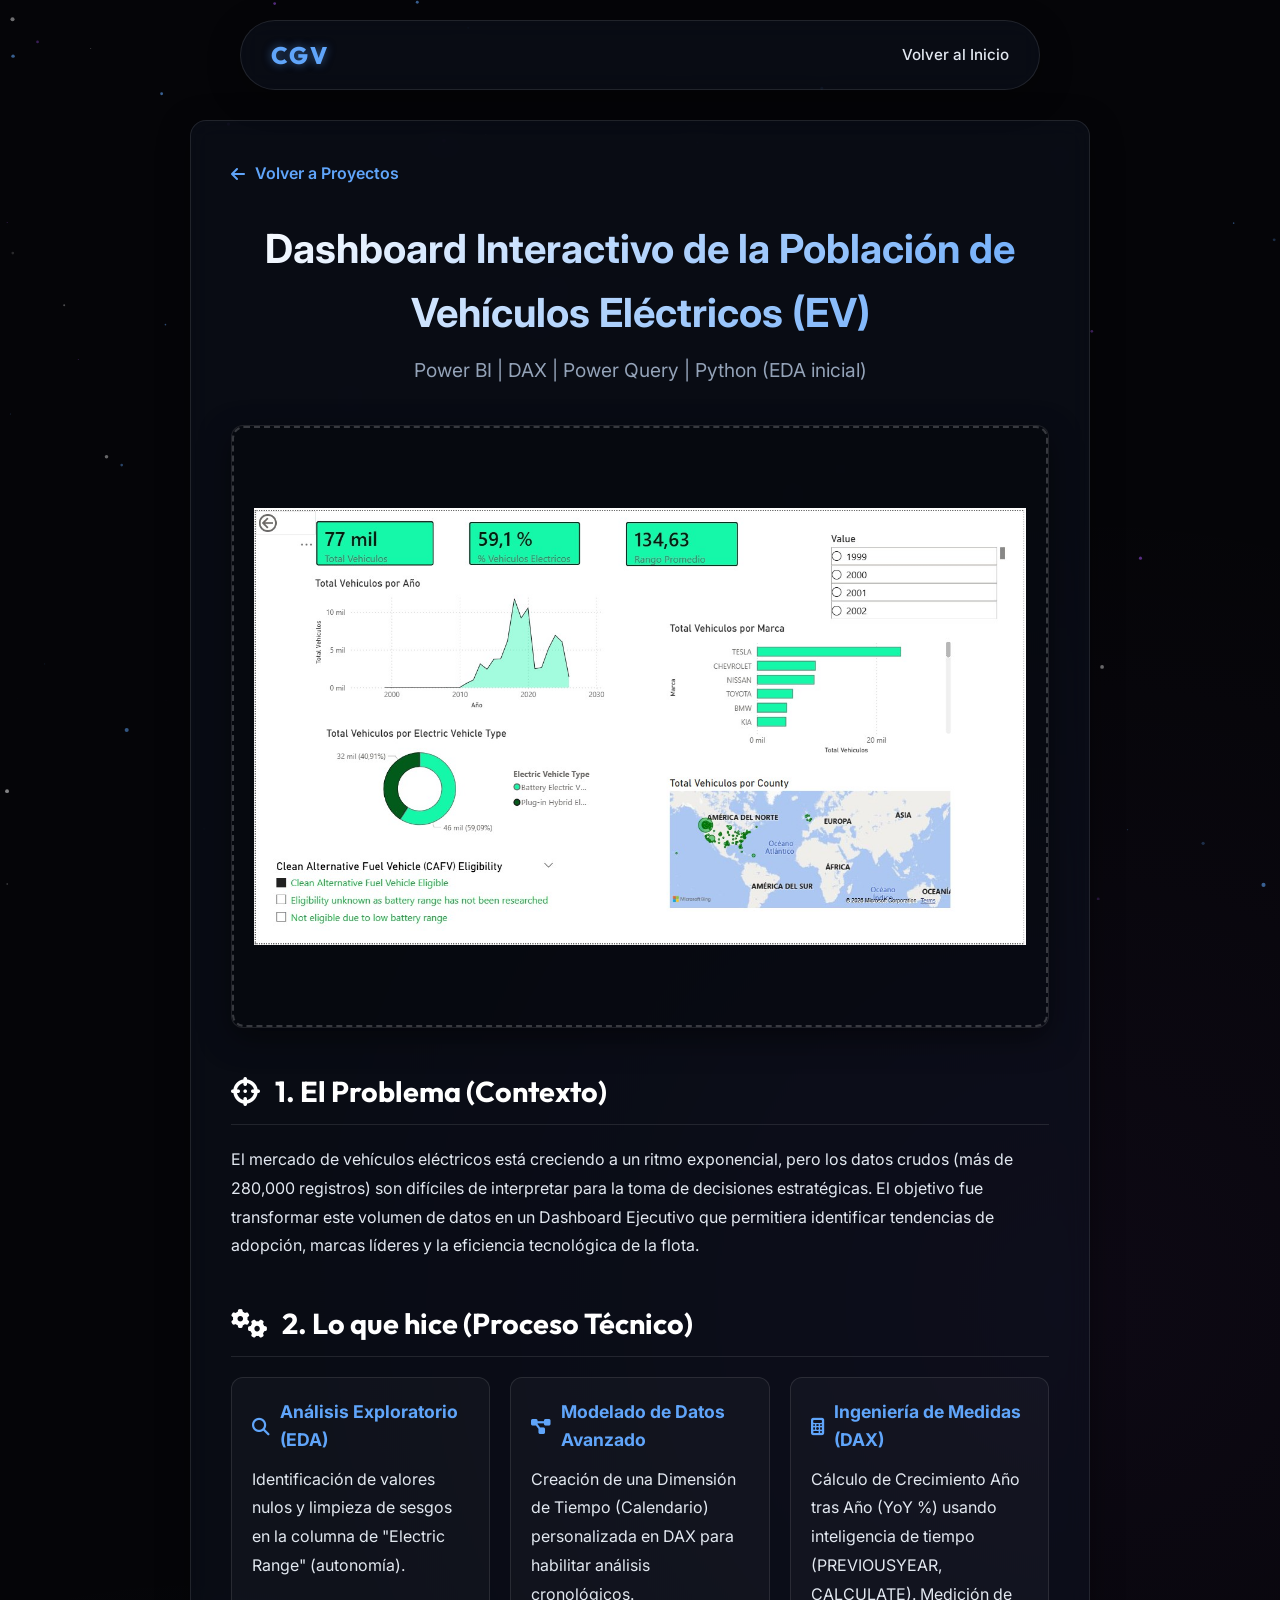
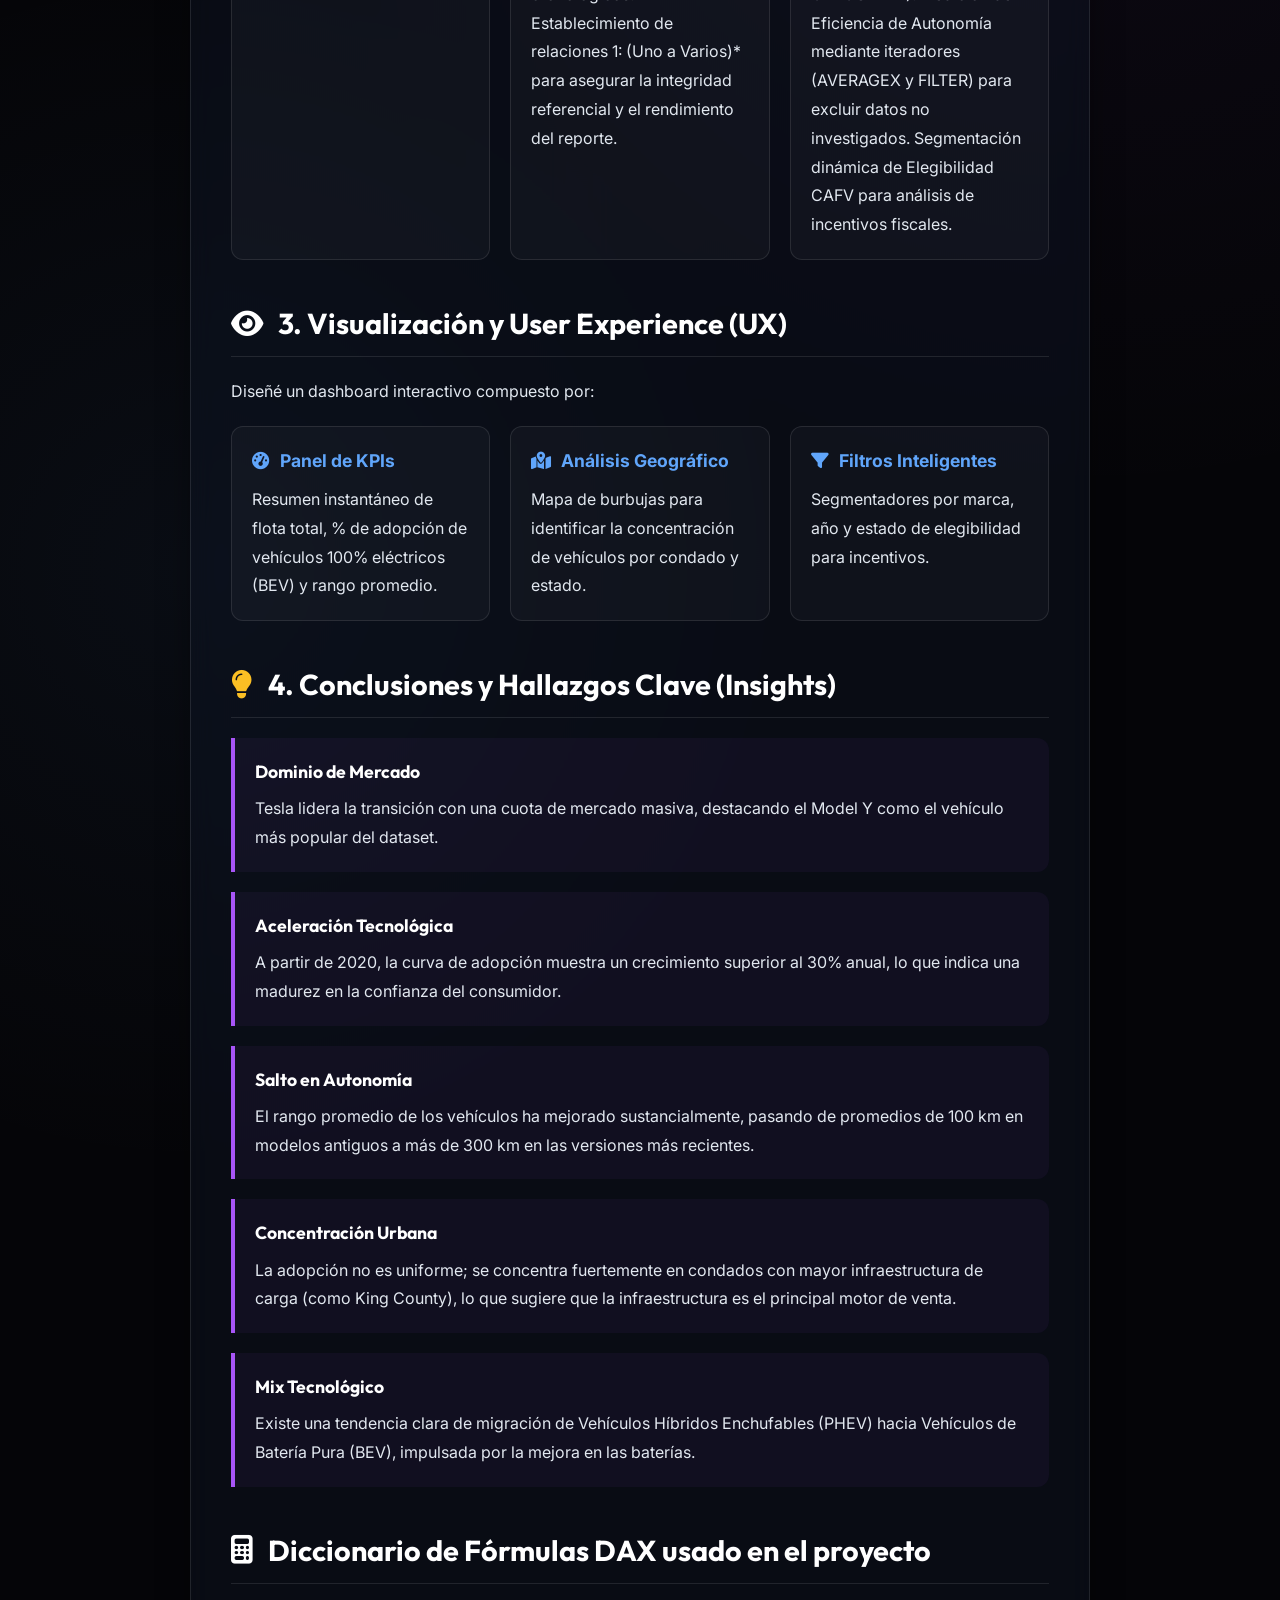
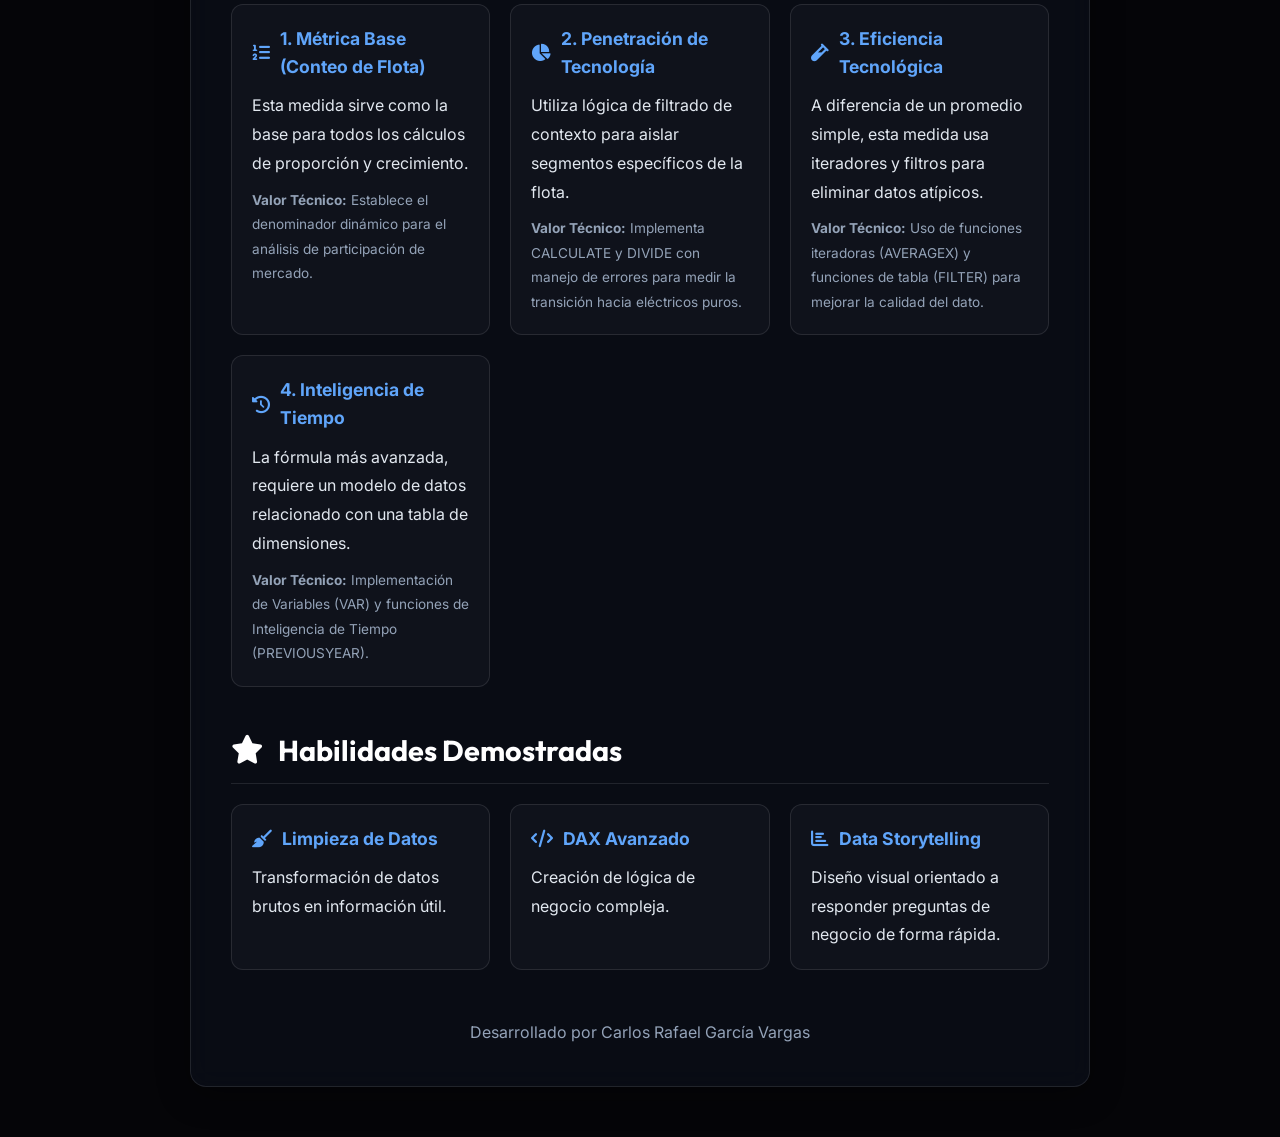
<file: powerbi-project-1.html>
<!DOCTYPE html>
<html lang="es">

<head>
    <meta charset="UTF-8">
    <meta name="viewport" content="width=device-width, initial-scale=1.0">
    <title>Power BI Dashboard - Vehículos Eléctricos</title>
    <link
        href="https://fonts.googleapis.com/css2?family=Outfit:wght@300;400;600;800&family=Inter:wght@400;500;700&display=swap"
        rel="stylesheet">
    <link rel="stylesheet" href="style.css">
    <link rel="stylesheet" href="https://cdnjs.cloudflare.com/ajax/libs/font-awesome/6.4.0/css/all.min.css">
    <style>
        .details-container {
            max-width: 900px;
            margin: 120px auto 50px;
            padding: 40px;
        }

        .back-link {
            display: inline-flex;
            align-items: center;
            gap: 10px;
            color: var(--accent);
            text-decoration: none;
            font-weight: 600;
            margin-bottom: 30px;
            transition: transform 0.3s ease;
        }

        .back-link:hover {
            transform: translateX(-5px);
        }

        .project-header {
            margin-bottom: 40px;
            text-align: center;
        }

        .project-title {
            font-size: 2.5rem;
            margin-bottom: 10px;
            background: linear-gradient(135deg, #fff, var(--accent));
            -webkit-background-clip: text;
            -webkit-text-fill-color: transparent;
        }

        .project-tagline {
            color: var(--text-muted);
            font-size: 1.2rem;
            margin-bottom: 30px;
        }

        .project-image-container {
            width: 100%;
            border-radius: 12px;
            overflow: hidden;
            margin-bottom: 40px;
            border: 1px solid var(--glass-border);
            box-shadow: 0 10px 30px rgba(0, 0, 0, 0.5);
            background: rgba(0, 0, 0, 0.2);
            text-align: center;
        }

        .project-image-container img {
            width: 100%;
            height: auto;
            display: block;
        }

        .placeholder-image {
            padding: 80px 20px;
            color: var(--text-muted);
            border: 2px dashed rgba(255, 255, 255, 0.2);
            border-radius: 12px;
            display: flex;
            flex-direction: column;
            align-items: center;
            gap: 15px;
        }

        .placeholder-image i {
            font-size: 3rem;
            color: var(--accent);
        }

        .content-section {
            margin-bottom: 40px;
        }

        .content-section h3 {
            font-family: var(--font-heading);
            font-size: 1.8rem;
            color: #fff;
            margin-bottom: 20px;
            display: flex;
            align-items: center;
            gap: 15px;
            border-bottom: 1px solid var(--glass-border);
            padding-bottom: 10px;
        }

        .content-section p {
            line-height: 1.8;
            color: var(--text-main);
        }

        .feature-grid {
            display: grid;
            grid-template-columns: repeat(auto-fit, minmax(250px, 1fr));
            gap: 20px;
            margin-top: 20px;
        }

        .feature-item {
            padding: 20px;
            background: rgba(255, 255, 255, 0.03);
            border: 1px solid var(--glass-border);
            border-radius: 12px;
            transition: transform 0.3s ease;
        }

        .feature-item:hover {
            transform: translateY(-5px);
            border-color: rgba(96, 165, 250, 0.3);
        }

        .feature-item h4 {
            color: var(--accent);
            margin-bottom: 10px;
            font-size: 1.1rem;
            display: flex;
            align-items: center;
            gap: 10px;
        }

        .tech-tags {
            display: flex;
            flex-wrap: wrap;
            gap: 10px;
            margin-top: 20px;
        }

        .tech-tag {
            padding: 8px 16px;
            background: rgba(16, 185, 129, 0.1);
            border: 1px solid rgba(16, 185, 129, 0.3);
            border-radius: 20px;
            font-size: 0.9rem;
            color: var(--accent-green);
        }

        .insights-list {
            list-style: none;
            margin-top: 20px;
        }

        .insights-list li {
            margin-bottom: 20px;
            padding: 20px;
            background: rgba(168, 85, 247, 0.05);
            border-left: 4px solid var(--accent-purple);
            border-radius: 0 12px 12px 0;
        }

        .insights-list h4 {
            color: #fff;
            margin-bottom: 8px;
            font-family: var(--font-heading);
            font-size: 1.1rem;
        }

        /* Tooltip de Código */
        .has-tooltip {
            position: relative;
            cursor: pointer;
        }

        .code-tooltip {
            position: absolute;
            top: 50%;
            left: 50%;
            transform: translate(-50%, -50%) scale(0.95);
            opacity: 0;
            visibility: hidden;
            width: 480px;
            max-width: 80vw;
            background: #1e1e1e !important;
            border: 1px solid var(--accent);
            border-radius: 8px;
            padding: 15px;
            z-index: 1000;
            transition: all 0.3s ease;
            box-shadow: 0 10px 40px rgba(0, 0, 0, 0.8);
            pointer-events: none;
        }

        .has-tooltip:hover .code-tooltip {
            opacity: 1;
            visibility: visible;
            transform: translate(-50%, -50%) scale(1);
        }

        .code-tooltip pre {
            margin: 0;
            white-space: pre-wrap;
            font-family: 'Consolas', 'Courier New', monospace;
            font-size: 0.85rem;
            color: #d4d4d4;
            line-height: 1.5;
            text-align: left;
        }

        .keyword {
            color: #569cd6;
        }

        .string {
            color: #ce9178;
        }

        .comment {
            color: #6a9955;
        }

        .method {
            color: #dcdcaa;
        }

        @media (max-width: 768px) {
            .project-title {
                font-size: 2rem;
            }

            .details-container {
                padding: 20px;
                margin-top: 80px;
            }
        }
    </style>
</head>

<body>
    <div id="particles-bg"></div>

    <nav class="navbar glass">
        <div class="nav-brand">CGV</div>
        <ul class="nav-links">
            <li><a href="index.html">Volver al Inicio</a></li>
        </ul>
    </nav>

    <main class="container">
        <div class="details-container glass fade-in visible">
            <a href="index.html#projects" class="back-link"><i class="fas fa-arrow-left"></i> Volver a Proyectos</a>

            <header class="project-header">
                <h1 class="project-title">Dashboard Interactivo de la Población de Vehículos Eléctricos (EV)</h1>
                <p class="project-tagline">Power BI | DAX | Power Query | Python (EDA inicial)</p>
            </header>

            <div class="project-image-container">
                <div class="placeholder-image">
                    <img src="powerbi.jpg" alt="Dashboard Interactivo de la Población de Vehículos Eléctricos (EV)">
                </div>
            </div>

            <section class="content-section">
                <h3><i class="fas fa-crosshairs"></i> 1. El Problema (Contexto)</h3>
                <p>El mercado de vehículos eléctricos está creciendo a un ritmo exponencial, pero los datos crudos (más
                    de 280,000 registros) son difíciles de interpretar para la toma de decisiones estratégicas. El
                    objetivo fue transformar este volumen de datos en un Dashboard Ejecutivo que permitiera identificar
                    tendencias de adopción, marcas líderes y la eficiencia tecnológica de la flota.</p>
            </section>

            <section class="content-section">
                <h3><i class="fas fa-cogs"></i> 2. Lo que hice (Proceso Técnico)</h3>
                <div class="feature-grid">
                    <div class="feature-item">
                        <h4><i class="fas fa-search"></i> Análisis Exploratorio (EDA)</h4>
                        <p>Identificación de valores nulos y limpieza de sesgos en la columna de "Electric Range"
                            (autonomía).</p>
                    </div>
                    <div class="feature-item">
                        <h4><i class="fas fa-project-diagram"></i> Modelado de Datos Avanzado</h4>
                        <p>Creación de una Dimensión de Tiempo (Calendario) personalizada en DAX para habilitar análisis
                            cronológicos. Establecimiento de relaciones 1: (Uno a Varios)* para asegurar la integridad
                            referencial y el rendimiento del reporte.</p>
                    </div>
                    <div class="feature-item">
                        <h4><i class="fas fa-calculator"></i> Ingeniería de Medidas (DAX)</h4>
                        <p>Cálculo de Crecimiento Año tras Año (YoY %) usando inteligencia de tiempo (PREVIOUSYEAR,
                            CALCULATE). Medición de Eficiencia de Autonomía mediante iteradores (AVERAGEX y FILTER) para
                            excluir datos no investigados. Segmentación dinámica de Elegibilidad CAFV para análisis de
                            incentivos fiscales.</p>
                    </div>
                </div>
            </section>

            <section class="content-section">
                <h3><i class="fas fa-eye"></i> 3. Visualización y User Experience (UX)</h3>
                <p>Diseñé un dashboard interactivo compuesto por:</p>
                <div class="feature-grid">
                    <div class="feature-item">
                        <h4><i class="fas fa-tachometer-alt"></i> Panel de KPIs</h4>
                        <p>Resumen instantáneo de flota total, % de adopción de vehículos 100% eléctricos (BEV) y rango
                            promedio.</p>
                    </div>
                    <div class="feature-item">
                        <h4><i class="fas fa-map-marked-alt"></i> Análisis Geográfico</h4>
                        <p>Mapa de burbujas para identificar la concentración de vehículos por condado y estado.</p>
                    </div>
                    <div class="feature-item">
                        <h4><i class="fas fa-filter"></i> Filtros Inteligentes</h4>
                        <p>Segmentadores por marca, año y estado de elegibilidad para incentivos.</p>
                    </div>
                </div>
            </section>

            <section class="content-section">
                <h3><i class="fas fa-lightbulb text-accent-gold"></i> 4. Conclusiones y Hallazgos Clave (Insights)</h3>
                <ul class="insights-list">
                    <li>
                        <h4>Dominio de Mercado</h4>
                        <p>Tesla lidera la transición con una cuota de mercado masiva, destacando el Model Y como el
                            vehículo más popular del dataset.</p>
                    </li>
                    <li>
                        <h4>Aceleración Tecnológica</h4>
                        <p>A partir de 2020, la curva de adopción muestra un crecimiento superior al 30% anual, lo que
                            indica una madurez en la confianza del consumidor.</p>
                    </li>
                    <li>
                        <h4>Salto en Autonomía</h4>
                        <p>El rango promedio de los vehículos ha mejorado sustancialmente, pasando de promedios de 100
                            km en modelos antiguos a más de 300 km en las versiones más recientes.</p>
                    </li>
                    <li>
                        <h4>Concentración Urbana</h4>
                        <p>La adopción no es uniforme; se concentra fuertemente en condados con mayor infraestructura de
                            carga (como King County), lo que sugiere que la infraestructura es el principal motor de
                            venta.</p>
                    </li>
                    <li>
                        <h4>Mix Tecnológico</h4>
                        <p>Existe una tendencia clara de migración de Vehículos Híbridos Enchufables (PHEV) hacia
                            Vehículos de Batería Pura (BEV), impulsada por la mejora en las baterías.</p>
                    </li>
                </ul>
            </section>

            <section class="content-section">
                <h3><i class="fas fa-calculator"></i> Diccionario de Fórmulas DAX usado en el proyecto</h3>
                <div class="feature-grid">
                    <div class="feature-item has-tooltip">
                        <h4><i class="fas fa-list-ol"></i> 1. Métrica Base (Conteo de Flota)</h4>
                        <p>Esta medida sirve como la base para todos los cálculos de proporción y crecimiento.</p>
                        <div class="code-tooltip">
                            <pre><code><span class="method">Total Vehiculos</span> = <span class="keyword">COUNTROWS</span>(<span class="string">'Electric_Vehicle_Population_Data'</span>)</code></pre>
                        </div>
                        <p style="font-size: 0.85rem; margin-top: 10px; color: var(--text-muted);"><strong>Valor
                                Técnico:</strong> Establece el denominador dinámico para el análisis de participación de
                            mercado.</p>
                    </div>

                    <div class="feature-item has-tooltip">
                        <h4><i class="fas fa-chart-pie"></i> 2. Penetración de Tecnología</h4>
                        <p>Utiliza lógica de filtrado de contexto para aislar segmentos específicos de la flota.</p>
                        <div class="code-tooltip">
                            <pre><code><span class="method">% BEV</span> = 
<span class="keyword">DIVIDE</span>(
    <span class="keyword">CALCULATE</span>([Total Vehiculos], <span class="string">'Electric_Vehicle_Population_Data'</span>[Electric Vehicle Type] = <span class="string">"Battery Electric Vehicle (BEV)"</span>),
    [Total Vehiculos],
    0
)</code></pre>
                        </div>
                        <p style="font-size: 0.85rem; margin-top: 10px; color: var(--text-muted);"><strong>Valor
                                Técnico:</strong> Implementa CALCULATE y DIVIDE con manejo de errores para medir la
                            transición hacia eléctricos puros.</p>
                    </div>

                    <div class="feature-item has-tooltip">
                        <h4><i class="fas fa-vial"></i> 3. Eficiencia Tecnológica</h4>
                        <p>A diferencia de un promedio simple, esta medida usa iteradores y filtros para eliminar datos
                            atípicos.</p>
                        <div class="code-tooltip">
                            <pre><code><span class="method">Rango Promedio (Autonomía)</span> = 
<span class="keyword">AVERAGEX</span>(
    <span class="keyword">FILTER</span>(<span class="string">'Electric_Vehicle_Population_Data'</span>, <span class="string">'Electric_Vehicle_Population_Data'</span>[Electric Range] > 0),
    <span class="string">'Electric_Vehicle_Population_Data'</span>[Electric Range]
)</code></pre>
                        </div>
                        <p style="font-size: 0.85rem; margin-top: 10px; color: var(--text-muted);"><strong>Valor
                                Técnico:</strong> Uso de funciones iteradoras (AVERAGEX) y funciones de tabla (FILTER)
                            para mejorar la calidad del dato.</p>
                    </div>

                    <div class="feature-item has-tooltip">
                        <h4><i class="fas fa-history"></i> 4. Inteligencia de Tiempo</h4>
                        <p>La fórmula más avanzada, requiere un modelo de datos relacionado con una tabla de
                            dimensiones.</p>
                        <div class="code-tooltip">
                            <pre><code><span class="method">Crecimiento Año tras Año (YoY)</span> = 
<span class="keyword">VAR</span> VehiculosAnioAnterior = 
    <span class="keyword">CALCULATE</span>([Total Vehiculos], <span class="keyword">PREVIOUSYEAR</span>(<span class="string">'Calendario'</span>[Date]))
<span class="keyword">RETURN</span>
    <span class="keyword">DIVIDE</span>([Total Vehiculos] - VehiculosAnioAnterior, VehiculosAnioAnterior, 0)</code></pre>
                        </div>
                        <p style="font-size: 0.85rem; margin-top: 10px; color: var(--text-muted);"><strong>Valor
                                Técnico:</strong> Implementación de Variables (VAR) y funciones de Inteligencia de
                            Tiempo (PREVIOUSYEAR).</p>
                    </div>
                </div>
            </section>

            <section class="content-section">
                <h3><i class="fas fa-star"></i> Habilidades Demostradas</h3>
                <div class="feature-grid">
                    <div class="feature-item">
                        <h4><i class="fas fa-broom"></i> Limpieza de Datos</h4>
                        <p>Transformación de datos brutos en información útil.</p>
                    </div>
                    <div class="feature-item">
                        <h4><i class="fas fa-code"></i> DAX Avanzado</h4>
                        <p>Creación de lógica de negocio compleja.</p>
                    </div>
                    <div class="feature-item">
                        <h4><i class="fas fa-chart-bar"></i> Data Storytelling</h4>
                        <p>Diseño visual orientado a responder preguntas de negocio de forma rápida.</p>
                    </div>
                </div>
            </section>

            <footer style="text-align: center; margin-top: 50px; color: var(--text-muted);">
                <p>Desarrollado por Carlos Rafael García Vargas</p>
            </footer>
        </div>
    </main>

    <script src="app.js"></script>
</body>

</html>
</file>
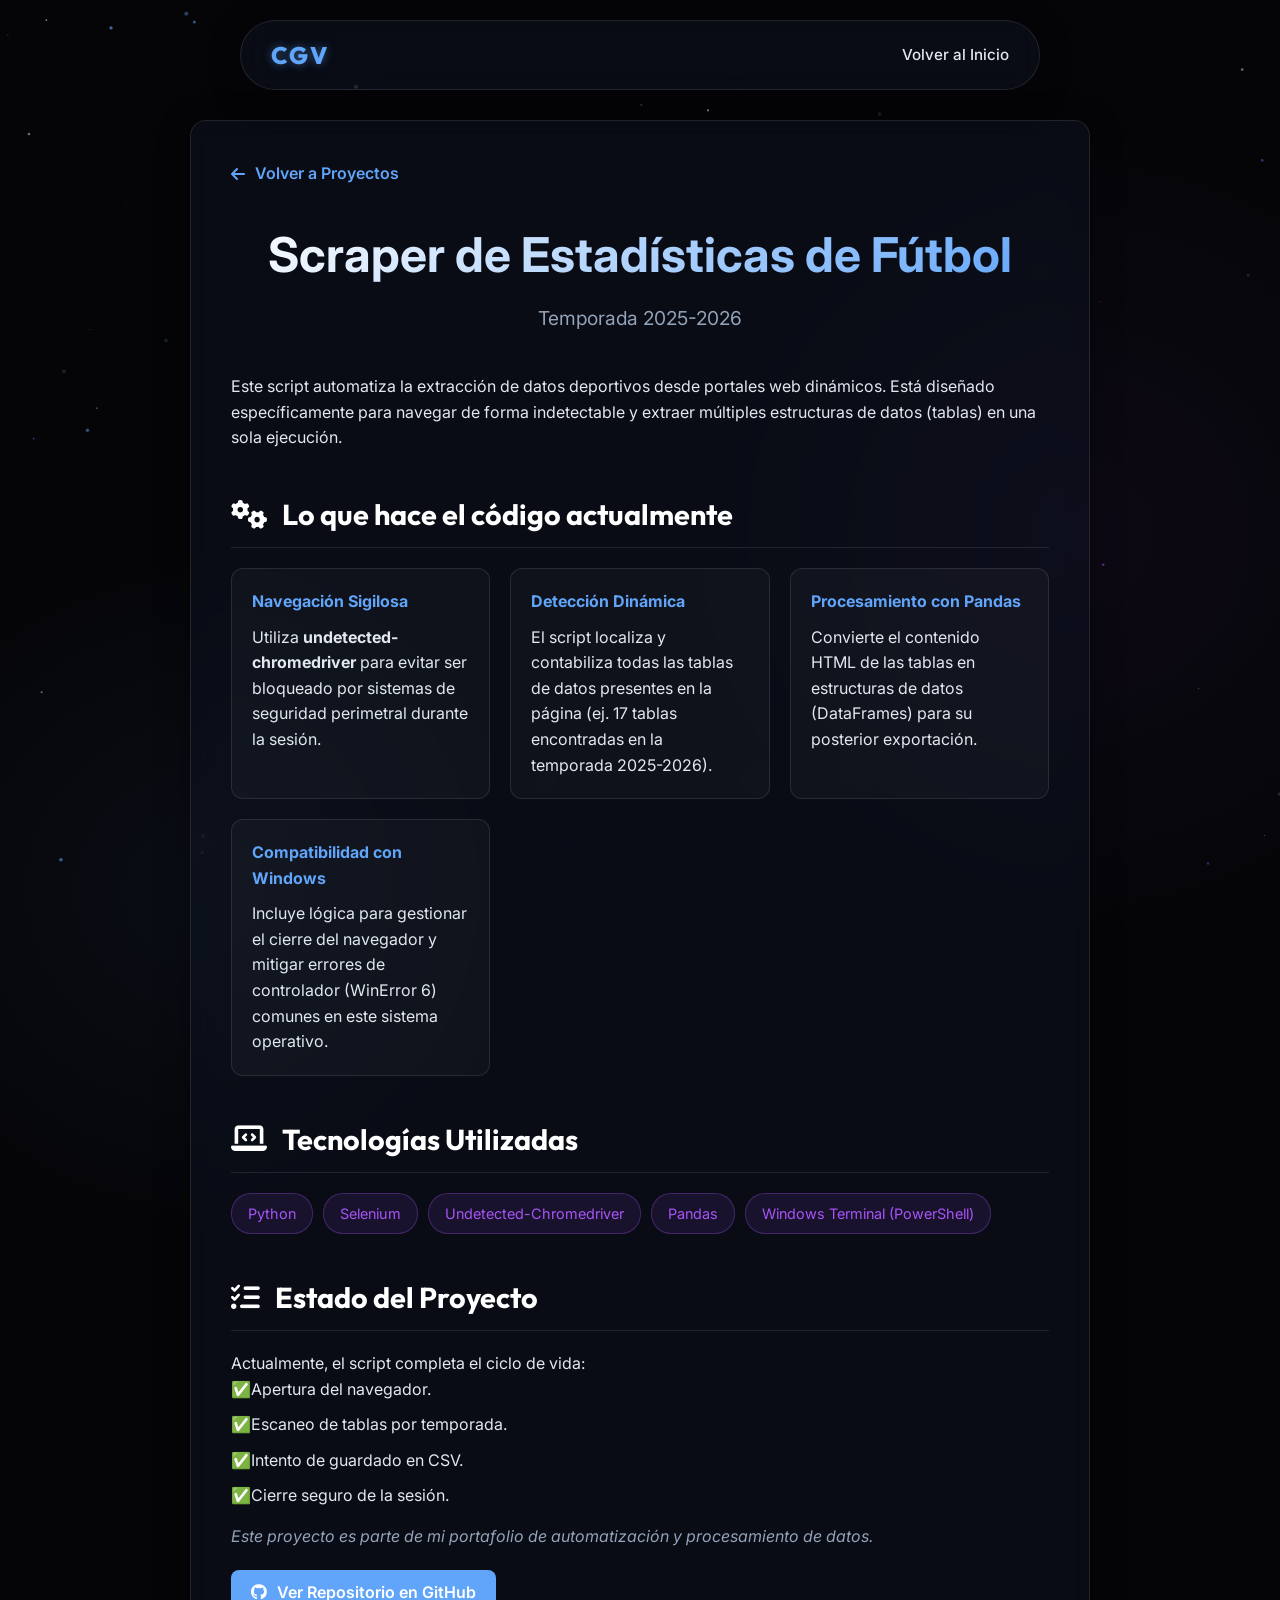
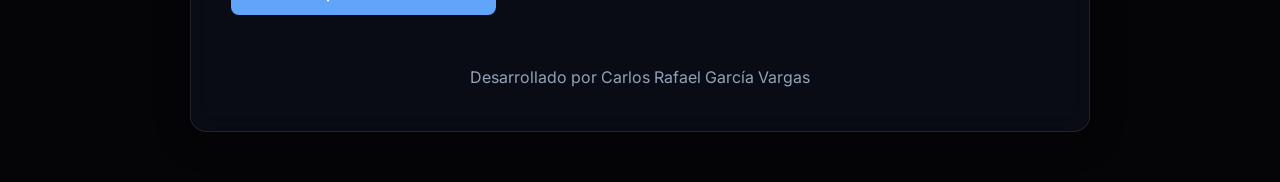
<file: scrapperfutbol.html>
<!DOCTYPE html>
<html lang="es">

<head>
    <meta charset="UTF-8">
    <meta name="viewport" content="width=device-width, initial-scale=1.0">
    <title>Scraper de Estadísticas de Fútbol - Detalles del Proyecto</title>
    <link
        href="https://fonts.googleapis.com/css2?family=Outfit:wght@300;400;600;800&family=Inter:wght@400;500;700&display=swap"
        rel="stylesheet">
    <link rel="stylesheet" href="style.css">
    <link rel="stylesheet" href="https://cdnjs.cloudflare.com/ajax/libs/font-awesome/6.4.0/css/all.min.css">
    <style>
        .details-container {
            max-width: 900px;
            margin: 120px auto 50px;
            padding: 40px;
        }

        .back-link {
            display: inline-flex;
            align-items: center;
            gap: 10px;
            color: var(--accent);
            text-decoration: none;
            font-weight: 600;
            margin-bottom: 30px;
            transition: transform 0.3s ease;
        }

        .back-link:hover {
            transform: translateX(-5px);
        }

        .project-header {
            margin-bottom: 40px;
            text-align: center;
        }

        .project-title {
            font-size: 3rem;
            margin-bottom: 10px;
            background: linear-gradient(135deg, #fff, var(--accent));
            -webkit-background-clip: text;
            -webkit-text-fill-color: transparent;
        }

        .project-tagline {
            color: var(--text-muted);
            font-size: 1.2rem;
        }

        .content-section {
            margin-bottom: 40px;
        }

        .content-section h3 {
            font-family: var(--font-heading);
            font-size: 1.8rem;
            color: #fff;
            margin-bottom: 20px;
            display: flex;
            align-items: center;
            gap: 15px;
            border-bottom: 1px solid var(--glass-border);
            padding-bottom: 10px;
        }

        .feature-grid {
            display: grid;
            grid-template-columns: repeat(auto-fit, minmax(250px, 1fr));
            gap: 20px;
        }

        .feature-item {
            padding: 20px;
            background: rgba(255, 255, 255, 0.03);
            border: 1px solid var(--glass-border);
            border-radius: 12px;
        }

        .feature-item h4 {
            color: var(--accent);
            margin-bottom: 10px;
        }

        .tech-tags {
            display: flex;
            flex-wrap: wrap;
            gap: 10px;
        }

        .tech-tag {
            padding: 8px 16px;
            background: rgba(168, 85, 247, 0.1);
            border: 1px solid rgba(168, 85, 247, 0.3);
            border-radius: 20px;
            font-size: 0.9rem;
            color: var(--accent-purple);
        }

        .github-link {
            display: inline-flex;
            align-items: center;
            gap: 10px;
            background: var(--accent);
            color: #fff;
            padding: 10px 20px;
            border-radius: 8px;
            text-decoration: none;
            font-weight: 600;
            margin-top: 20px;
            transition: background 0.3s ease;
            border: none;
        }

        .github-link:hover {
            background: var(--accent-purple);
        }

        .status-list {
            list-style: none;
        }

        .status-list li {
            margin-bottom: 10px;
            padding-left: 20px;
            position: relative;
        }

        .status-list li::before {
            content: '✅';
            position: absolute;
            left: 0;
        }

        @media (max-width: 768px) {
            .project-title {
                font-size: 2.2rem;
            }

            .details-container {
                padding: 20px;
                margin-top: 80px;
            }
        }
    </style>
</head>

<body>
    <div id="particles-bg"></div>

    <nav class="navbar glass">
        <div class="nav-brand">CGV</div>
        <ul class="nav-links">
            <li><a href="index.html">Volver al Inicio</a></li>
        </ul>
    </nav>

    <main class="container">
        <div class="details-container glass fade-in visible">
            <a href="index.html#projects" class="back-link"><i class="fas fa-arrow-left"></i> Volver a Proyectos</a>

            <header class="project-header">
                <h1 class="project-title">Scraper de Estadísticas de Fútbol</h1>
                <p class="project-tagline">Temporada 2025-2026</p>
            </header>

            <section class="content-section">
                <p>Este script automatiza la extracción de datos deportivos desde portales web dinámicos. Está diseñado
                    específicamente para navegar de forma indetectable y extraer múltiples estructuras de datos (tablas)
                    en una sola ejecución.</p>
            </section>

            <section class="content-section">
                <h3><i class="fas fa-cogs"></i> Lo que hace el código actualmente</h3>
                <div class="feature-grid">
                    <div class="feature-item">
                        <h4>Navegación Sigilosa</h4>
                        <p>Utiliza <strong>undetected-chromedriver</strong> para evitar ser bloqueado por sistemas de
                            seguridad perimetral durante la sesión.</p>
                    </div>
                    <div class="feature-item">
                        <h4>Detección Dinámica</h4>
                        <p>El script localiza y contabiliza todas las tablas de datos presentes en la página (ej. 17
                            tablas encontradas en la temporada 2025-2026).</p>
                    </div>
                    <div class="feature-item">
                        <h4>Procesamiento con Pandas</h4>
                        <p>Convierte el contenido HTML de las tablas en estructuras de datos (DataFrames) para su
                            posterior exportación.</p>
                    </div>
                    <div class="feature-item">
                        <h4>Compatibilidad con Windows</h4>
                        <p>Incluye lógica para gestionar el cierre del navegador y mitigar errores de controlador
                            (WinError 6) comunes en este sistema operativo.</p>
                    </div>
                </div>
            </section>

            <section class="content-section">
                <h3><i class="fas fa-laptop-code"></i> Tecnologías Utilizadas</h3>
                <div class="tech-tags">
                    <span class="tech-tag">Python</span>
                    <span class="tech-tag">Selenium</span>
                    <span class="tech-tag">Undetected-Chromedriver</span>
                    <span class="tech-tag">Pandas</span>
                    <span class="tech-tag">Windows Terminal (PowerShell)</span>
                </div>
            </section>

            <section class="content-section">
                <h3><i class="fas fa-tasks"></i> Estado del Proyecto</h3>
                <p>Actualmente, el script completa el ciclo de vida:</p>
                <ul class="status-list">
                    <li>Apertura del navegador.</li>
                    <li>Escaneo de tablas por temporada.</li>
                    <li>Intento de guardado en CSV.</li>
                    <li>Cierre seguro de la sesión.</li>
                </ul>
                <p style="margin-top: 15px; color: var(--text-muted);"><em>Este proyecto es parte de mi portafolio de
                        automatización y procesamiento de datos.</em></p>

                <a href="https://github.com/crgv7/scrapperfutbol" target="_blank" class="github-link">
                    <i class="fab fa-github"></i> Ver Repositorio en GitHub
                </a>
            </section>

            <footer style="text-align: center; margin-top: 50px; color: var(--text-muted);">
                <p>Desarrollado por Carlos Rafael García Vargas</p>
            </footer>
        </div>
    </main>

    <script src="app.js"></script>
</body>

</html>
</file>
<file: style.css>
/* ==========================================================================
   Variables y Reseteo
   ========================================================================== */
:root {
    --bg-main: #050508;
    --bg-secondary: #0a0b12;
    --text-main: #e2e8f0;
    --text-muted: #94a3b8;
    --accent: #60a5fa;
    --accent-glow: #3b82f6;
    --accent-purple: #a855f7;
    --accent-green: #10b981;
    --accent-gold: #fbbf24;
    
    --glass-bg: rgba(15, 23, 42, 0.4);
    --glass-border: rgba(255, 255, 255, 0.1);
    --glass-shadow: 0 8px 32px 0 rgba(0, 0, 0, 0.37);
    
    --font-heading: 'Outfit', sans-serif;
    --font-body: 'Inter', sans-serif;
}

* {
    margin: 0;
    padding: 0;
    box-sizing: border-box;
    scroll-behavior: smooth;
}

body {
    background-color: var(--bg-main);
    color: var(--text-main);
    font-family: var(--font-body);
    line-height: 1.6;
    overflow-x: hidden;
    position: relative;
    background-image: 
        radial-gradient(circle at 15% 50%, rgba(96, 165, 250, 0.05), transparent 25%),
        radial-gradient(circle at 85% 30%, rgba(168, 85, 247, 0.05), transparent 25%);
}

/* Fondo animado */
#particles-bg {
    position: fixed;
    top: 0;
    left: 0;
    width: 100vw;
    height: 100vh;
    z-index: -1;
    pointer-events: none;
}

/* ==========================================================================
   Utilidades (Glassmorphism, Textos)
   ========================================================================== */
.glass {
    background: var(--glass-bg);
    backdrop-filter: blur(12px);
    -webkit-backdrop-filter: blur(12px);
    border: 1px solid var(--glass-border);
    border-radius: 16px;
    box-shadow: var(--glass-shadow);
}

.text-accent {
    color: var(--accent);
}

.section {
    padding: 100px 20px;
    position: relative;
}

.container {
    max-width: 1200px;
    margin: 0 auto;
}

.section-title {
    font-family: var(--font-heading);
    font-size: 2.5rem;
    font-weight: 800;
    margin-bottom: 2rem;
    background: linear-gradient(135deg, #fff, var(--text-muted));
    -webkit-background-clip: text;
    -webkit-text-fill-color: transparent;
    display: inline-block;
}

.section-subtitle {
    font-size: 1.1rem;
    color: var(--text-muted);
    margin-bottom: 3rem;
}

/* ==========================================================================
   Navegación
   ========================================================================== */
.navbar {
    position: fixed;
    top: 20px;
    left: 50%;
    transform: translateX(-50%);
    width: 90%;
    max-width: 800px;
    z-index: 1000;
    display: flex;
    justify-content: space-between;
    align-items: center;
    padding: 15px 30px;
    border-radius: 50px;
    transition: all 0.3s ease;
}

.nav-brand {
    font-family: var(--font-heading);
    font-weight: 800;
    font-size: 1.5rem;
    letter-spacing: 2px;
    color: var(--accent);
    text-shadow: 0 0 10px rgba(96, 165, 250, 0.5);
}

.nav-links {
    list-style: none;
    display: flex;
    gap: 20px;
}

.nav-links a {
    color: var(--text-main);
    text-decoration: none;
    font-weight: 500;
    font-size: 0.95rem;
    transition: color 0.2s;
}

.nav-links a:hover {
    color: var(--accent);
}

/* ==========================================================================
   Hero Section
   ========================================================================== */
.hero {
    height: 100vh;
    display: flex;
    align-items: center;
    justify-content: center;
    text-align: center;
    padding: 0 20px;
    position: relative;
}

.hero-content {
    max-width: 800px;
    z-index: 1;
}

.glitch {
    font-family: var(--font-heading);
    font-size: clamp(3rem, 5vw, 5rem);
    font-weight: 800;
    margin-bottom: 10px;
    position: relative;
    /* Efecto neon basico */
    text-shadow: 0 0 10px rgba(255,255,255,0.2), 0 0 20px rgba(96, 165, 250, 0.4);
}

.subtitle {
    font-family: var(--font-heading);
    font-weight: 400;
    font-size: 1.8rem;
    color: var(--accent-purple);
    margin-bottom: 2rem;
    letter-spacing: 1px;
}

.contact-info {
    display: flex;
    flex-wrap: wrap;
    justify-content: center;
    gap: 15px;
    margin-bottom: 3rem;
}

.badge {
    background: rgba(30, 41, 59, 0.6);
    border: 1px solid rgba(255, 255, 255, 0.05);
    padding: 8px 16px;
    border-radius: 20px;
    font-size: 0.9rem;
    color: var(--text-muted);
    display: flex;
    align-items: center;
    gap: 8px;
    transition: all 0.3s ease;
}

.badge:hover {
    background: rgba(96, 165, 250, 0.1);
    color: var(--text-main);
    border-color: rgba(96, 165, 250, 0.3);
    transform: translateY(-2px);
}

.btn-primary {
    display: inline-block;
    padding: 14px 32px;
    background: linear-gradient(135deg, var(--accent-glow), var(--accent-purple));
    color: #fff;
    text-decoration: none;
    border-radius: 30px;
    font-weight: 600;
    box-shadow: 0 10px 20px rgba(96, 165, 250, 0.2);
    transition: all 0.3s ease;
}

.btn-primary:hover {
    box-shadow: 0 15px 30px rgba(168, 85, 247, 0.4);
    transform: translateY(-3px);
}

/* ==========================================================================
   Sobre Mi & Skills
   ========================================================================== */
.about-grid {
    display: grid;
    grid-template-columns: 1fr 1fr;
    gap: 30px;
    margin-bottom: 50px;
}

.about-card {
    padding: 30px;
    transition: transform 0.3s ease;
}

.about-card:hover {
    transform: translateY(-5px);
}

.about-card h3 {
    font-family: var(--font-heading);
    font-size: 1.5rem;
    margin-bottom: 15px;
    color: #fff;
}

.contribution-list {
    list-style: none;
}

.contribution-list li {
    margin-bottom: 12px;
    padding-left: 5px;
}

.subsection-title {
    font-family: var(--font-heading);
    font-size: 1.8rem;
    margin: 2rem 0;
    color: #fff;
}

.skills-container {
    display: grid;
    grid-template-columns: repeat(auto-fit, minmax(250px, 1fr));
    gap: 20px;
}

.skill-category {
    padding: 20px;
}

.skill-category h4 {
    margin-bottom: 15px;
    display: flex;
    align-items: center;
    gap: 10px;
    font-family: var(--font-heading);
}

.tags {
    display: flex;
    flex-wrap: wrap;
    gap: 10px;
}

.tags span {
    background: rgba(255, 255, 255, 0.05);
    border: 1px solid rgba(255, 255, 255, 0.1);
    padding: 6px 12px;
    border-radius: 8px;
    font-size: 0.85rem;
    transition: all 0.2s;
}

.tags span:hover {
    background: rgba(96, 165, 250, 0.2);
    border-color: rgba(96, 165, 250, 0.5);
    color: #fff;
}

.lang-tag {
    background: rgba(168, 85, 247, 0.1) !important;
    border-color: rgba(168, 85, 247, 0.3) !important;
}

/* ==========================================================================
   Experiencia
   ========================================================================== */
.timeline-grid {
    display: grid;
    grid-template-columns: 1fr 1fr;
    gap: 50px;
}

.timeline-column h3 {
    font-family: var(--font-heading);
    font-size: 1.5rem;
    margin-bottom: 30px;
    color: #fff;
    display: flex;
    align-items: center;
    gap: 10px;
}

.timeline-item {
    position: relative;
    padding: 25px 30px;
    margin-bottom: 20px;
    margin-left: 20px;
    border-left: 2px solid var(--accent);
}

.timeline-dot {
    position: absolute;
    left: -8px;
    top: 30px;
    width: 14px;
    height: 14px;
    border-radius: 50%;
    background: var(--accent);
    box-shadow: 0 0 10px var(--accent-glow);
}

.timeline-date {
    font-size: 0.85rem;
    color: var(--accent);
    font-weight: 600;
    margin-bottom: 5px;
}

.timeline-item h4 {
    font-family: var(--font-heading);
    font-size: 1.2rem;
    margin-bottom: 5px;
    color: #fff;
}

.project-name {
    color: var(--accent-purple);
    font-weight: 600;
    margin-bottom: 10px;
    font-size: 0.95rem;
}

.achievement {
    margin-top: 15px;
    padding: 10px 15px;
    background: rgba(16, 185, 129, 0.1);
    border-left: 3px solid var(--accent-green);
    font-size: 0.9rem;
    border-radius: 0 8px 8px 0;
}

/* ==========================================================================
   Proyectos
   ========================================================================== */
.projects-grid {
    display: grid;
    grid-template-columns: repeat(auto-fit, minmax(280px, 1fr));
    gap: 25px;
    overflow: visible;
}

.col-span-2 {
    grid-column: span 2;
}

.project-card {
    padding: 30px;
    position: relative;
    transition: all 0.3s cubic-bezier(0.4, 0, 0.2, 1);
    border-radius: 16px;
    overflow: visible;
}

.project-card:has(.dropdown:hover),
.project-card:has(.dropdown:focus-within) {
    z-index: 100;
}

.project-card::before {
    content: '';
    position: absolute;
    top: 0; left: 0; width: 100%; height: 100%;
    background: linear-gradient(45deg, transparent, rgba(255,255,255,0.03), transparent);
    background-size: 200% 100%;
    background-position: -100% 0;
    transition: background-position 0.6s;
    border-radius: inherit;
    pointer-events: none;
}

.project-card:hover {
    transform: translateY(-10px);
    box-shadow: 0 20px 40px rgba(0,0,0,0.4);
    border-color: rgba(96, 165, 250, 0.4);
}

.project-card:hover::before {
    background-position: 100% 0;
}

.project-icon {
    font-size: 2rem;
    color: var(--text-muted);
    margin-bottom: 15px;
    transition: color 0.3s;
}

.project-card:hover .project-icon {
    color: var(--accent);
}

.project-year {
    font-size: 0.8rem;
    background: rgba(255,255,255,0.1);
    padding: 2px 8px;
    border-radius: 12px;
    color: var(--text-muted);
    position: absolute;
    top: 30px;
    right: 30px;
}

.btn-project {
    display: inline-flex;
    align-items: center;
    gap: 8px;
    margin-top: 15px;
    padding: 8px 16px;
    background: rgba(96, 165, 250, 0.1);
    border: 1px solid var(--accent);
    color: var(--accent);
    text-decoration: none;
    border-radius: 20px;
    font-size: 0.85rem;
    font-weight: 600;
    transition: all 0.3s ease;
}

.btn-project:hover {
    background: var(--accent);
    color: #fff;
    box-shadow: 0 0 15px var(--accent-glow);
    transform: translateY(-2px);
}

/* ==========================================================================
   Dropdowns (Proyectos)
   ========================================================================== */
.dropdown {
    position: relative;
    display: inline-block;
}

.dropdown-content {
    display: none;
    position: absolute;
    background: var(--glass-bg);
    backdrop-filter: blur(12px);
    -webkit-backdrop-filter: blur(12px);
    min-width: 200px;
    box-shadow: var(--glass-shadow);
    border: 1px solid var(--glass-border);
    border-radius: 12px;
    z-index: 9999;
    top: 100%;
    left: 0;
    margin-top: 10px;
    overflow: visible;
    opacity: 0;
    transform: translateY(-10px);
    transition: all 0.3s ease;
}

.dropdown:hover .dropdown-content,
.dropdown:focus-within .dropdown-content {
    display: block;
    opacity: 1;
    transform: translateY(0);
}

.dropdown-content a {
    color: var(--text-main);
    padding: 12px 16px;
    text-decoration: none;
    display: flex;
    align-items: center;
    gap: 10px;
    font-size: 0.9rem;
    transition: background 0.3s, color 0.3s;
}

.dropdown-content a:hover {
    background: rgba(96, 165, 250, 0.1);
    color: var(--accent);
}

/* ==========================================================================
   Muro de Certificaciones (SHELF EN 3D/CSS)
   ========================================================================== */
.wall-environment {
    position: relative;
    padding: 60px 40px;
    margin-top: 20px;
    perspective: 1000px;
    border-radius: 20px;
    background: radial-gradient(circle at 50% -20%, #1a1e2e 0%, transparent 70%);
}

.wall-light {
    position: absolute;
    top: -50px;
    left: 50%;
    transform: translateX(-50%);
    width: 60%;
    height: 300px;
    background: radial-gradient(ellipse at top, rgba(255,255,255,0.05) 0%, transparent 70%);
    pointer-events: none;
    z-index: 0;
}

.shelf-container {
    position: relative;
    z-index: 2;
    margin-bottom: 20px;
}

/* El grid de cuadros reclinados en la repisa */
.wall-grid {
    display: flex;
    justify-content: center;
    flex-wrap: wrap;
    gap: 40px;
    padding-bottom: 15px; /* Espacio para que descansen sobre la repisa */
    position: relative;
    z-index: 3;
}

/* Diseño del Marco del Certificado */
.cert-frame {
    width: 140px;
    height: 180px;
    position: relative;
    cursor: pointer;
    border-radius: 4px;
    transition: all 0.4s cubic-bezier(0.175, 0.885, 0.32, 1.275);
    transform-style: preserve-3d;
    box-shadow: 
        10px 15px 20px rgba(0,0,0,0.5),
        inset 0 0 0 1px rgba(255,255,255,0.1);
    background-color: #111;
    display: flex;
    align-items: center;
    justify-content: center;
    text-align: center;
}

.cert-inner {
    font-family: var(--font-heading);
    font-weight: 800;
    font-size: 1.2rem;
    color: rgba(255,255,255,0.7);
    padding: 10px;
    text-shadow: 1px 1px 2px #000;
}

/* Variaciones de Marcos (Oro, Plata, Bronce, Neon, Glass, Cyber) */
.bronze-frame { border: 6px solid #cd7f32; background: linear-gradient(45deg, #2a1b10, #362215); }
.silver-frame { border: 6px solid #c0c0c0; background: linear-gradient(45deg, #1f2228, #2b3038); }
.gold-frame { border: 6px solid #ffd700; background: linear-gradient(45deg, #2e2600, #403600); }
.neon-frame { border: 4px solid var(--accent-purple); box-shadow: 0 0 15px var(--accent-purple), inset 0 0 10px var(--accent-purple); }
.glass-frame { border: 2px solid rgba(255,255,255,0.4); background: rgba(255,255,255,0.1); backdrop-filter: blur(10px); }
.cyber-frame { border: 2px solid var(--accent-green); background: #000; background-image: repeating-linear-gradient(45deg, transparent, transparent 10px, rgba(16, 185, 129, 0.1) 10px, rgba(16, 185, 129, 0.1) 20px); }

/* Brillo del cristal */
.cert-shine {
    position: absolute;
    top: 0; left: 0; width: 100%; height: 100%;
    background: linear-gradient(135deg, rgba(255,255,255,0.3) 0%, transparent 40%, rgba(255,255,255,0) 100%);
    pointer-events: none;
}

/* Hover State de los cuadros */
.cert-frame:hover {
    transform: translateY(-20px) scale(1.05) rotateX(5deg);
    z-index: 10;
    box-shadow: 
        0 25px 40px rgba(0,0,0,0.8),
        0 0 20px rgba(255,255,255,0.1);
}

.cert-frame:hover .cert-inner {
    color: #fff;
    text-shadow: 0 0 10px rgba(255,255,255,0.5);
}

/* Tooltip (Información Flotante) */
.cert-tooltip {
    position: absolute;
    bottom: 200px;
    left: 50%;
    transform: translateX(-50%) translateY(20px);
    width: 260px;
    padding: 20px;
    opacity: 0;
    visibility: hidden;
    transition: all 0.3s ease;
    border-left: 3px solid var(--accent);
    text-align: left;
    pointer-events: none;
    background: rgba(10, 11, 18, 0.95) !important; /* Fondo más sólido para legibilidad */
    backdrop-filter: blur(20px);
    z-index: 100;
    box-shadow: 0 10px 30px rgba(0,0,0,0.8);
}

.cert-frame:hover .cert-tooltip {
    opacity: 1;
    visibility: visible;
    transform: translateX(-50%) translateY(0);
}

.cert-tooltip h4 {
    font-size: 1.1rem;
    color: #fff;
    margin-bottom: 8px;
    line-height: 1.3;
}

.cert-date {
    font-size: 0.8rem;
    color: var(--accent);
    margin-bottom: 10px;
    font-weight: 500;
}

.cert-tooltip p:last-child {
    font-size: 0.85rem;
    color: #cbd5e1; /* Color más claro que el muted original para mejor contraste */
    line-height: 1.4;
}

/* La Repisa (Shelf base) */
.wood-shelf {
    position: absolute;
    bottom: 0;
    left: 2%;
    width: 96%;
    height: 15px;
    background: linear-gradient(to bottom, #1e293b, #0f172a);
    border-radius: 8px;
    box-shadow: 
        inset 0 1px 1px rgba(255,255,255,0.3),
        0 20px 30px rgba(0,0,0,0.8);
    z-index: 2;
    transform: perspective(600px) rotateX(20deg);
}

.shelf-edge {
    position: absolute;
    bottom: -5px;
    width: 100%;
    height: 5px;
    background: #0b1121;
    border-radius: 0 0 8px 8px;
}

/* ==========================================================================
   Animaciones de Scroll (Fade In)
   ========================================================================== */
.fade-in {
    opacity: 0;
    transform: translateY(30px);
    transition: opacity 0.8s ease-out, transform 0.8s ease-out;
}

.fade-in.visible {
    opacity: 1;
    transform: translateY(0);
}

/* ==========================================================================
   Footer
   ========================================================================== */
.footer {
    text-align: center;
    padding: 40px 20px;
    margin-top: 100px;
    border-radius: 30px 30px 0 0;
}

.social-links {
    margin-top: 15px;
}

.social-links a {
    color: var(--text-muted);
    font-size: 1.5rem;
    margin: 0 10px;
    transition: color 0.3s, transform 0.3s;
    display: inline-block;
}

.social-links a:hover {
    color: var(--accent);
    transform: translateY(-3px);
}

/* ==========================================================================
   Blog Section
   ========================================================================== */
.blog-grid {
    display: grid;
    grid-template-columns: repeat(auto-fit, minmax(300px, 1fr));
    gap: 30px;
}

.blog-card {
    display: flex;
    flex-direction: column;
    overflow: hidden;
    transition: transform 0.4s cubic-bezier(0.175, 0.885, 0.32, 1.275), box-shadow 0.4s;
    height: 100%;
}

.blog-card:hover {
    transform: translateY(-10px) scale(1.02);
    box-shadow: 0 20px 40px rgba(0, 0, 0, 0.4);
    border-color: var(--accent);
}

.blog-image {
    width: 100%;
    height: 200px;
    overflow: hidden;
    border-bottom: 1px solid var(--glass-border);
}

.blog-image img {
    width: 100%;
    height: 100%;
    object-fit: cover;
    transition: transform 0.5s ease;
}

.blog-card:hover .blog-image img {
    transform: scale(1.1);
}

.blog-content {
    padding: 25px;
    display: flex;
    flex-direction: column;
    flex-grow: 1;
}

.blog-content h3 {
    font-family: var(--font-heading);
    font-size: 1.4rem;
    margin-bottom: 15px;
    color: #fff;
    line-height: 1.2;
}

.blog-content p {
    font-size: 0.95rem;
    color: var(--text-muted);
    margin-bottom: 25px;
    flex-grow: 1;
}

.btn-blog {
    display: inline-flex;
    align-items: center;
    gap: 10px;
    color: var(--accent);
    text-decoration: none;
    font-weight: 600;
    font-size: 0.95rem;
    transition: all 0.3s;
    align-self: flex-start;
    padding: 8px 16px;
    border: 1px solid var(--accent);
    border-radius: 20px;
}

.btn-blog:hover {
    background: var(--accent);
    color: #fff;
    box-shadow: 0 0 15px var(--accent-glow);
}

/* ==========================================================================
   Otros Perfiles (Gamificación)
   ========================================================================== */
.profiles-grid {
    display: grid;
    grid-template-columns: repeat(auto-fit, minmax(280px, 1fr));
    gap: 30px;
    justify-content: center;
}

.profile-card {
    padding: 30px;
    display: flex;
    flex-direction: column;
    align-items: center;
    text-align: center;
    transition: transform 0.4s cubic-bezier(0.175, 0.885, 0.32, 1.275), box-shadow 0.4s;
    background: linear-gradient(145deg, rgba(15, 23, 42, 0.6), rgba(15, 23, 42, 0.2));
}

.profile-card:hover {
    transform: translateY(-10px);
    box-shadow: 0 20px 40px rgba(0, 0, 0, 0.4);
    border-color: var(--accent);
}

.profile-header {
    display: flex;
    align-items: center;
    gap: 10px;
    margin-bottom: 20px;
    color: #fff;
    font-family: var(--font-heading);
}

.profile-header i {
    font-size: 1.5rem;
    color: var(--accent);
}

.profile-header h3 {
    font-size: 1.3rem;
}

.profile-avatar {
    width: 100px;
    height: 100px;
    border-radius: 50%;
    border: 3px solid var(--accent);
    padding: 3px;
    margin-bottom: 20px;
    box-shadow: 0 0 15px rgba(96, 165, 250, 0.3);
}

.profile-avatar img {
    width: 100%;
    height: 100%;
    border-radius: 50%;
    object-fit: cover;
}

.profile-stats {
    display: flex;
    justify-content: space-between;
    width: 100%;
    margin-bottom: 25px;
    background: rgba(0, 0, 0, 0.2);
    padding: 15px;
    border-radius: 12px;
}

.stat-item {
    display: flex;
    flex-direction: column;
    align-items: center;
    gap: 5px;
}

.stat-item i {
    font-size: 1.2rem;
}

.text-accent-gold { color: var(--accent-gold); }

.stat-value {
    font-weight: 700;
    color: #fff;
    font-size: 1.1rem;
}

.stat-label {
    font-size: 0.8rem;
    color: var(--text-muted);
    text-transform: uppercase;
    letter-spacing: 1px;
}

.btn-profile {
    display: inline-flex;
    align-items: center;
    gap: 10px;
    width: 100%;
    justify-content: center;
    padding: 12px;
    background: rgba(255, 255, 255, 0.05);
    border: 1px solid rgba(255, 255, 255, 0.1);
    color: var(--text-main);
    text-decoration: none;
    border-radius: 12px;
    font-weight: 600;
    transition: all 0.3s;
}

.btn-profile:hover {
    background: var(--accent);
    border-color: var(--accent);
    color: #fff;
    box-shadow: 0 0 15px rgba(96, 165, 250, 0.4);
}

/* ==========================================================================
   Media Queries
   ========================================================================== */
@media (max-width: 900px) {
    .about-grid, .timeline-grid {
        grid-template-columns: 1fr;
    }
    .col-span-2 {
        grid-column: span 1;
    }
    
    .navbar {
        width: 95%;
        padding: 10px 20px;
    }
    
    .nav-links {
        display: none; /* simple hidden para mobile sin burger menu */
    }
}

@media (max-width: 600px) {
    .glitch { font-size: 2.5rem; }
    .subtitle { font-size: 1.3rem; }
    .cert-tooltip {
        width: 200px;
        bottom: 180px;
    }
    .wall-grid {
        gap: 20px;
    }
    .cert-frame {
        width: 110px;
        height: 150px;
    }
}
</file>
